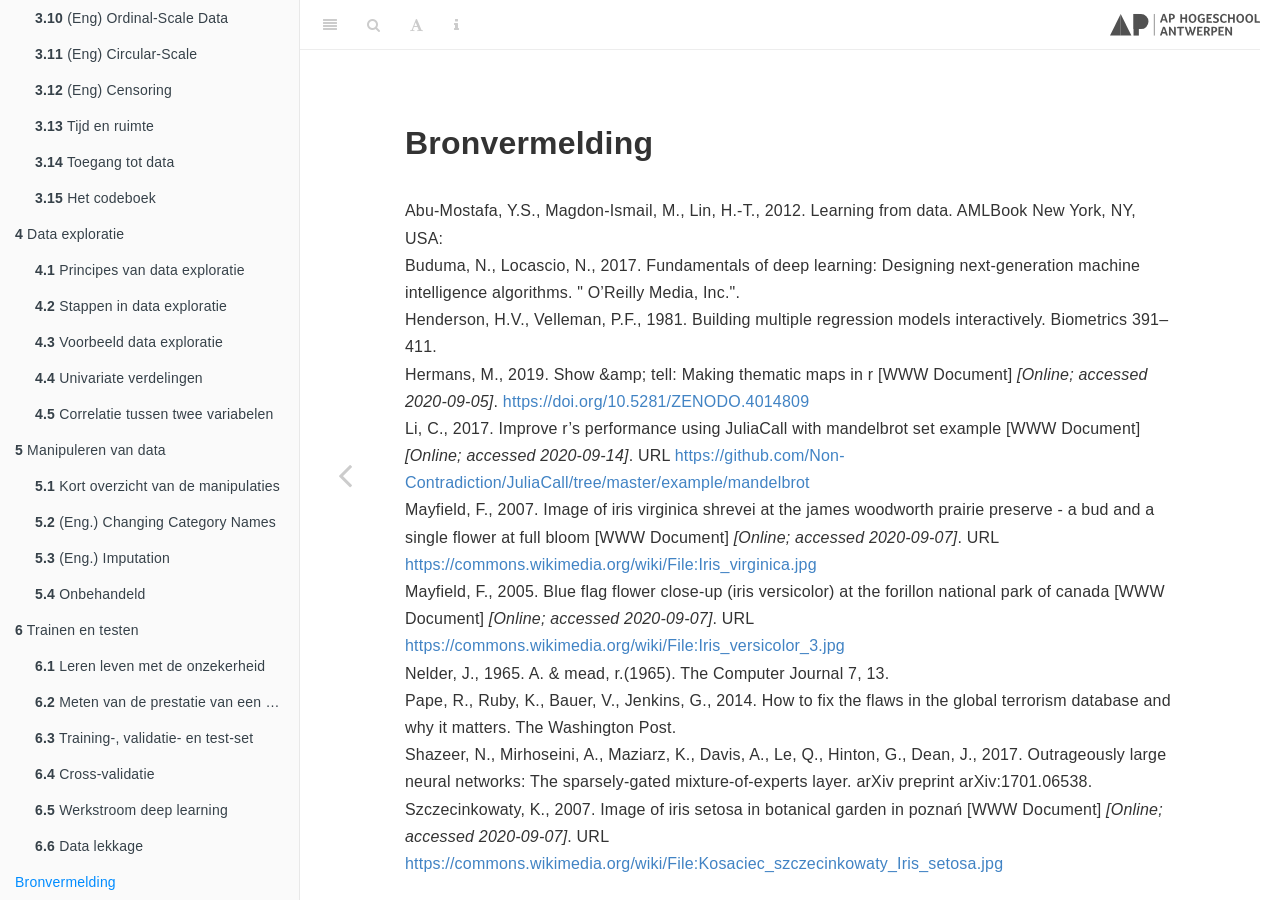
<file: bronvermelding.html>
<!DOCTYPE html>
<html lang="" xml:lang="">
<head>

  <meta charset="utf-8" />
  <meta http-equiv="X-UA-Compatible" content="IE=edge" />
  <title>Bronvermelding | References</title>
  <meta name="description" content="AI Principles course at the AP University College." />
  <meta name="generator" content="bookdown 0.21 and GitBook 2.6.7" />

  <meta property="og:title" content="Bronvermelding | References" />
  <meta property="og:type" content="book" />
  
  
  <meta property="og:description" content="AI Principles course at the AP University College." />
  

  <meta name="twitter:card" content="summary" />
  <meta name="twitter:title" content="Bronvermelding | References" />
  
  <meta name="twitter:description" content="AI Principles course at the AP University College." />
  

<meta name="author" content="David D’Haese" />



  <meta name="viewport" content="width=device-width, initial-scale=1" />
  <meta name="apple-mobile-web-app-capable" content="yes" />
  <meta name="apple-mobile-web-app-status-bar-style" content="black" />
  
  <link rel="shortcut icon" href="img/favicon.ico" type="image/x-icon" />
<link rel="prev" href="trainen-en-testen.html"/>

<script src="libs/header-attrs-2.7/header-attrs.js"></script>
<script src="libs/jquery-2.2.3/jquery.min.js"></script>
<link href="libs/gitbook-2.6.7/css/style.css" rel="stylesheet" />
<link href="libs/gitbook-2.6.7/css/plugin-table.css" rel="stylesheet" />
<link href="libs/gitbook-2.6.7/css/plugin-bookdown.css" rel="stylesheet" />
<link href="libs/gitbook-2.6.7/css/plugin-highlight.css" rel="stylesheet" />
<link href="libs/gitbook-2.6.7/css/plugin-search.css" rel="stylesheet" />
<link href="libs/gitbook-2.6.7/css/plugin-fontsettings.css" rel="stylesheet" />
<link href="libs/gitbook-2.6.7/css/plugin-clipboard.css" rel="stylesheet" />











<style type="text/css">
pre > code.sourceCode { white-space: pre; position: relative; }
pre > code.sourceCode > span { display: inline-block; line-height: 1.25; }
pre > code.sourceCode > span:empty { height: 1.2em; }
.sourceCode { overflow: visible; }
code.sourceCode > span { color: inherit; text-decoration: inherit; }
pre.sourceCode { margin: 0; }
@media screen {
div.sourceCode { overflow: auto; }
}
@media print {
pre > code.sourceCode { white-space: pre-wrap; }
pre > code.sourceCode > span { text-indent: -5em; padding-left: 5em; }
}
pre.numberSource code
  { counter-reset: source-line 0; }
pre.numberSource code > span
  { position: relative; left: -4em; counter-increment: source-line; }
pre.numberSource code > span > a:first-child::before
  { content: counter(source-line);
    position: relative; left: -1em; text-align: right; vertical-align: baseline;
    border: none; display: inline-block;
    -webkit-touch-callout: none; -webkit-user-select: none;
    -khtml-user-select: none; -moz-user-select: none;
    -ms-user-select: none; user-select: none;
    padding: 0 4px; width: 4em;
    color: #aaaaaa;
  }
pre.numberSource { margin-left: 3em; border-left: 1px solid #aaaaaa;  padding-left: 4px; }
div.sourceCode
  {   }
@media screen {
pre > code.sourceCode > span > a:first-child::before { text-decoration: underline; }
}
code span.al { color: #ff0000; font-weight: bold; } /* Alert */
code span.an { color: #60a0b0; font-weight: bold; font-style: italic; } /* Annotation */
code span.at { color: #7d9029; } /* Attribute */
code span.bn { color: #40a070; } /* BaseN */
code span.bu { } /* BuiltIn */
code span.cf { color: #007020; font-weight: bold; } /* ControlFlow */
code span.ch { color: #4070a0; } /* Char */
code span.cn { color: #880000; } /* Constant */
code span.co { color: #60a0b0; font-style: italic; } /* Comment */
code span.cv { color: #60a0b0; font-weight: bold; font-style: italic; } /* CommentVar */
code span.do { color: #ba2121; font-style: italic; } /* Documentation */
code span.dt { color: #902000; } /* DataType */
code span.dv { color: #40a070; } /* DecVal */
code span.er { color: #ff0000; font-weight: bold; } /* Error */
code span.ex { } /* Extension */
code span.fl { color: #40a070; } /* Float */
code span.fu { color: #06287e; } /* Function */
code span.im { } /* Import */
code span.in { color: #60a0b0; font-weight: bold; font-style: italic; } /* Information */
code span.kw { color: #007020; font-weight: bold; } /* Keyword */
code span.op { color: #666666; } /* Operator */
code span.ot { color: #007020; } /* Other */
code span.pp { color: #bc7a00; } /* Preprocessor */
code span.sc { color: #4070a0; } /* SpecialChar */
code span.ss { color: #bb6688; } /* SpecialString */
code span.st { color: #4070a0; } /* String */
code span.va { color: #19177c; } /* Variable */
code span.vs { color: #4070a0; } /* VerbatimString */
code span.wa { color: #60a0b0; font-weight: bold; font-style: italic; } /* Warning */
</style>

<link rel="stylesheet" href="css/course.css" type="text/css" />
</head>

<body>



  <div class="book without-animation with-summary font-size-2 font-family-1" data-basepath=".">

    <div class="book-summary">
      <nav role="navigation">

<ul class="summary">
<li class="chapter" data-level="" data-path="index.html"><a href="index.html"><i class="fa fa-check"></i>Summary</a>
<ul>
<li class="chapter" data-level="" data-path="index.html"><a href="index.html#license"><i class="fa fa-check"></i>License</a></li>
</ul></li>
<li class="chapter" data-level="1" data-path="inleiding-tot-de-cursus.html"><a href="inleiding-tot-de-cursus.html"><i class="fa fa-check"></i><b>1</b> Inleiding tot de cursus</a>
<ul>
<li class="chapter" data-level="1.1" data-path="inleiding-tot-de-cursus.html"><a href="inleiding-tot-de-cursus.html#in-een-notedop"><i class="fa fa-check"></i><b>1.1</b> In een notedop</a></li>
<li class="chapter" data-level="1.2" data-path="inleiding-tot-de-cursus.html"><a href="inleiding-tot-de-cursus.html#leerdoelen"><i class="fa fa-check"></i><b>1.2</b> Leerdoelen</a></li>
<li class="chapter" data-level="1.3" data-path="inleiding-tot-de-cursus.html"><a href="inleiding-tot-de-cursus.html#cursus-vorm"><i class="fa fa-check"></i><b>1.3</b> Cursus vorm</a></li>
<li class="chapter" data-level="1.4" data-path="inleiding-tot-de-cursus.html"><a href="inleiding-tot-de-cursus.html#bekijken-van-deze-cursus"><i class="fa fa-check"></i><b>1.4</b> Bekijken van deze Cursus</a></li>
<li class="chapter" data-level="1.5" data-path="inleiding-tot-de-cursus.html"><a href="inleiding-tot-de-cursus.html#licentie-voor-deze-cursus"><i class="fa fa-check"></i><b>1.5</b> Licentie voor deze cursus</a></li>
<li class="chapter" data-level="1.6" data-path="inleiding-tot-de-cursus.html"><a href="inleiding-tot-de-cursus.html#verwijzen-naar-deze-cursus"><i class="fa fa-check"></i><b>1.6</b> Verwijzen naar deze cursus</a></li>
</ul></li>
<li class="chapter" data-level="2" data-path="leren-uit-data.html"><a href="leren-uit-data.html"><i class="fa fa-check"></i><b>2</b> Leren uit data</a>
<ul>
<li class="chapter" data-level="2.1" data-path="leren-uit-data.html"><a href="leren-uit-data.html#het-leerproces"><i class="fa fa-check"></i><b>2.1</b> Het leerproces</a></li>
<li class="chapter" data-level="2.2" data-path="leren-uit-data.html"><a href="leren-uit-data.html#de-evolutie-van-het-machinaal-leren"><i class="fa fa-check"></i><b>2.2</b> De evolutie van het machinaal leren</a></li>
<li class="chapter" data-level="2.3" data-path="leren-uit-data.html"><a href="leren-uit-data.html#intelligentie"><i class="fa fa-check"></i><b>2.3</b> Intelligentie</a></li>
<li class="chapter" data-level="2.4" data-path="leren-uit-data.html"><a href="leren-uit-data.html#het-model"><i class="fa fa-check"></i><b>2.4</b> Het model</a></li>
<li class="chapter" data-level="2.5" data-path="leren-uit-data.html"><a href="leren-uit-data.html#doelfunctie"><i class="fa fa-check"></i><b>2.5</b> Doelfunctie</a></li>
<li class="chapter" data-level="2.6" data-path="leren-uit-data.html"><a href="leren-uit-data.html#mnist-dataset"><i class="fa fa-check"></i><b>2.6</b> MNIST dataset</a></li>
<li class="chapter" data-level="2.7" data-path="leren-uit-data.html"><a href="leren-uit-data.html#het-resultaat-van-mnist-analyse"><i class="fa fa-check"></i><b>2.7</b> Het resultaat van MNIST analyse</a></li>
<li class="chapter" data-level="2.8" data-path="leren-uit-data.html"><a href="leren-uit-data.html#het-mnist-model"><i class="fa fa-check"></i><b>2.8</b> Het MNIST model</a></li>
<li class="chapter" data-level="2.9" data-path="leren-uit-data.html"><a href="leren-uit-data.html#het-leerproces-voor-begeleid-ml"><i class="fa fa-check"></i><b>2.9</b> Het leerproces voor begeleid ML</a></li>
<li class="chapter" data-level="2.10" data-path="leren-uit-data.html"><a href="leren-uit-data.html#de-onderdelen-van-een-model"><i class="fa fa-check"></i><b>2.10</b> De onderdelen van een model</a></li>
<li class="chapter" data-level="2.11" data-path="leren-uit-data.html"><a href="leren-uit-data.html#hyperparameters"><i class="fa fa-check"></i><b>2.11</b> Hyperparameters</a></li>
<li class="chapter" data-level="2.12" data-path="leren-uit-data.html"><a href="leren-uit-data.html#het-leeralgoritme"><i class="fa fa-check"></i><b>2.12</b> Het leeralgoritme</a></li>
<li class="chapter" data-level="2.13" data-path="leren-uit-data.html"><a href="leren-uit-data.html#model-complexiteit"><i class="fa fa-check"></i><b>2.13</b> Model complexiteit</a></li>
<li class="chapter" data-level="2.14" data-path="leren-uit-data.html"><a href="leren-uit-data.html#comprimeren-door-middel-van-een-ml-model"><i class="fa fa-check"></i><b>2.14</b> Comprimeren door middel van een ML model</a></li>
<li class="chapter" data-level="2.15" data-path="leren-uit-data.html"><a href="leren-uit-data.html#leren-versus-ontwerp"><i class="fa fa-check"></i><b>2.15</b> Leren versus ontwerp</a></li>
<li class="chapter" data-level="2.16" data-path="leren-uit-data.html"><a href="leren-uit-data.html#leren-versus-onthouden-en-inferentie"><i class="fa fa-check"></i><b>2.16</b> Leren versus onthouden en inferentie</a></li>
<li class="chapter" data-level="2.17" data-path="leren-uit-data.html"><a href="leren-uit-data.html#onbegeleid-ml"><i class="fa fa-check"></i><b>2.17</b> Onbegeleid ML</a></li>
<li class="chapter" data-level="2.18" data-path="leren-uit-data.html"><a href="leren-uit-data.html#conditionering"><i class="fa fa-check"></i><b>2.18</b> Conditionering</a></li>
</ul></li>
<li class="chapter" data-level="3" data-path="data.html"><a href="data.html"><i class="fa fa-check"></i><b>3</b> Data</a>
<ul>
<li class="chapter" data-level="3.1" data-path="data.html"><a href="data.html#data-voor-ml"><i class="fa fa-check"></i><b>3.1</b> Data voor ML</a></li>
<li class="chapter" data-level="3.2" data-path="data.html"><a href="data.html#wat-is-data"><i class="fa fa-check"></i><b>3.2</b> Wat is data</a></li>
<li class="chapter" data-level="3.3" data-path="data.html"><a href="data.html#soorten-data"><i class="fa fa-check"></i><b>3.3</b> Soorten data</a></li>
<li class="chapter" data-level="3.4" data-path="data.html"><a href="data.html#externe-databronnen"><i class="fa fa-check"></i><b>3.4</b> Externe databronnen</a></li>
<li class="chapter" data-level="3.5" data-path="data.html"><a href="data.html#data-genereren"><i class="fa fa-check"></i><b>3.5</b> Data Genereren</a></li>
<li class="chapter" data-level="3.6" data-path="data.html"><a href="data.html#de-analyse-dataset"><i class="fa fa-check"></i><b>3.6</b> De analyse dataset</a></li>
<li class="chapter" data-level="3.7" data-path="data.html"><a href="data.html#soorten-variabelen"><i class="fa fa-check"></i><b>3.7</b> Soorten variabelen</a></li>
<li class="chapter" data-level="3.8" data-path="data.html"><a href="data.html#eng-nominal-scale-data"><i class="fa fa-check"></i><b>3.8</b> (Eng) Nominal-Scale Data</a></li>
<li class="chapter" data-level="3.9" data-path="data.html"><a href="data.html#eng-dummy-variables"><i class="fa fa-check"></i><b>3.9</b> (Eng) Dummy Variables</a></li>
<li class="chapter" data-level="3.10" data-path="data.html"><a href="data.html#eng-ordinal-scale-data"><i class="fa fa-check"></i><b>3.10</b> (Eng) Ordinal-Scale Data</a></li>
<li class="chapter" data-level="3.11" data-path="data.html"><a href="data.html#eng-circular-scale"><i class="fa fa-check"></i><b>3.11</b> (Eng) Circular-Scale</a></li>
<li class="chapter" data-level="3.12" data-path="data.html"><a href="data.html#eng-censoring"><i class="fa fa-check"></i><b>3.12</b> (Eng) Censoring</a></li>
<li class="chapter" data-level="3.13" data-path="data.html"><a href="data.html#tijd-en-ruimte"><i class="fa fa-check"></i><b>3.13</b> Tijd en ruimte</a></li>
<li class="chapter" data-level="3.14" data-path="data.html"><a href="data.html#toegang-tot-data"><i class="fa fa-check"></i><b>3.14</b> Toegang tot data</a></li>
<li class="chapter" data-level="3.15" data-path="data.html"><a href="data.html#het-codeboek"><i class="fa fa-check"></i><b>3.15</b> Het codeboek</a></li>
</ul></li>
<li class="chapter" data-level="4" data-path="data-exploratie.html"><a href="data-exploratie.html"><i class="fa fa-check"></i><b>4</b> Data exploratie</a>
<ul>
<li class="chapter" data-level="4.1" data-path="data-exploratie.html"><a href="data-exploratie.html#principes-van-data-exploratie"><i class="fa fa-check"></i><b>4.1</b> Principes van data exploratie</a></li>
<li class="chapter" data-level="4.2" data-path="data-exploratie.html"><a href="data-exploratie.html#stappen-in-data-exploratie"><i class="fa fa-check"></i><b>4.2</b> Stappen in data exploratie</a></li>
<li class="chapter" data-level="4.3" data-path="data-exploratie.html"><a href="data-exploratie.html#voorbeeld-data-exploratie"><i class="fa fa-check"></i><b>4.3</b> Voorbeeld data exploratie</a></li>
<li class="chapter" data-level="4.4" data-path="data-exploratie.html"><a href="data-exploratie.html#univariate-verdelingen"><i class="fa fa-check"></i><b>4.4</b> Univariate verdelingen</a></li>
<li class="chapter" data-level="4.5" data-path="data-exploratie.html"><a href="data-exploratie.html#correlatie-tussen-twee-variabelen"><i class="fa fa-check"></i><b>4.5</b> Correlatie tussen twee variabelen</a></li>
</ul></li>
<li class="chapter" data-level="5" data-path="manipuleren-van-data.html"><a href="manipuleren-van-data.html"><i class="fa fa-check"></i><b>5</b> Manipuleren van data</a>
<ul>
<li class="chapter" data-level="5.1" data-path="manipuleren-van-data.html"><a href="manipuleren-van-data.html#kort-overzicht-van-de-manipulaties"><i class="fa fa-check"></i><b>5.1</b> Kort overzicht van de manipulaties</a>
<ul>
<li class="chapter" data-level="5.1.1" data-path="manipuleren-van-data.html"><a href="manipuleren-van-data.html#filteren-en-versnijden"><i class="fa fa-check"></i><b>5.1.1</b> Filteren en versnijden</a></li>
<li class="chapter" data-level="5.1.2" data-path="manipuleren-van-data.html"><a href="manipuleren-van-data.html#booleaans-masker"><i class="fa fa-check"></i><b>5.1.2</b> Booleaans masker</a></li>
<li class="chapter" data-level="5.1.3" data-path="manipuleren-van-data.html"><a href="manipuleren-van-data.html#eng.-grouping-and-aggregation"><i class="fa fa-check"></i><b>5.1.3</b> (Eng.) Grouping and Aggregation</a></li>
<li class="chapter" data-level="5.1.4" data-path="manipuleren-van-data.html"><a href="manipuleren-van-data.html#eng.-transforming-text"><i class="fa fa-check"></i><b>5.1.4</b> (Eng.) Transforming text</a></li>
<li class="chapter" data-level="5.1.5" data-path="manipuleren-van-data.html"><a href="manipuleren-van-data.html#eng.-re-scaling-numerical-values"><i class="fa fa-check"></i><b>5.1.5</b> (Eng.) Re-Scaling Numerical Values</a></li>
<li class="chapter" data-level="5.1.6" data-path="manipuleren-van-data.html"><a href="manipuleren-van-data.html#eng.-discretizations"><i class="fa fa-check"></i><b>5.1.6</b> (Eng.) Discretizations</a></li>
<li class="chapter" data-level="5.1.7" data-path="manipuleren-van-data.html"><a href="manipuleren-van-data.html#eng.-information-content"><i class="fa fa-check"></i><b>5.1.7</b> (Eng.) Information Content</a></li>
<li class="chapter" data-level="5.1.8" data-path="manipuleren-van-data.html"><a href="manipuleren-van-data.html#eng.-reformatting-type-conversion-casting-or-coercion"><i class="fa fa-check"></i><b>5.1.8</b> (Eng.) Reformatting, Type Conversion, Casting or Coercion</a></li>
<li class="chapter" data-level="5.1.9" data-path="manipuleren-van-data.html"><a href="manipuleren-van-data.html#eng.-changing-numerical-values"><i class="fa fa-check"></i><b>5.1.9</b> (Eng.) Changing numerical Values</a></li>
</ul></li>
<li class="chapter" data-level="5.2" data-path="manipuleren-van-data.html"><a href="manipuleren-van-data.html#eng.-changing-category-names"><i class="fa fa-check"></i><b>5.2</b> (Eng.) Changing Category Names</a></li>
<li class="chapter" data-level="5.3" data-path="manipuleren-van-data.html"><a href="manipuleren-van-data.html#eng.-imputation"><i class="fa fa-check"></i><b>5.3</b> (Eng.) Imputation</a></li>
<li class="chapter" data-level="5.4" data-path="manipuleren-van-data.html"><a href="manipuleren-van-data.html#onbehandeld"><i class="fa fa-check"></i><b>5.4</b> Onbehandeld</a></li>
</ul></li>
<li class="chapter" data-level="6" data-path="trainen-en-testen.html"><a href="trainen-en-testen.html"><i class="fa fa-check"></i><b>6</b> Trainen en testen</a>
<ul>
<li class="chapter" data-level="6.1" data-path="trainen-en-testen.html"><a href="trainen-en-testen.html#leren-leven-met-de-onzekerheid"><i class="fa fa-check"></i><b>6.1</b> Leren leven met de onzekerheid</a></li>
<li class="chapter" data-level="6.2" data-path="trainen-en-testen.html"><a href="trainen-en-testen.html#meten-van-de-prestatie-van-een-model"><i class="fa fa-check"></i><b>6.2</b> Meten van de prestatie van een model</a></li>
<li class="chapter" data-level="6.3" data-path="trainen-en-testen.html"><a href="trainen-en-testen.html#training--validatie--en-test-set"><i class="fa fa-check"></i><b>6.3</b> Training-, validatie- en test-set</a></li>
<li class="chapter" data-level="6.4" data-path="trainen-en-testen.html"><a href="trainen-en-testen.html#cross-validatie"><i class="fa fa-check"></i><b>6.4</b> Cross-validatie</a></li>
<li class="chapter" data-level="6.5" data-path="trainen-en-testen.html"><a href="trainen-en-testen.html#werkstroom-deep-learning"><i class="fa fa-check"></i><b>6.5</b> Werkstroom deep learning</a></li>
<li class="chapter" data-level="6.6" data-path="trainen-en-testen.html"><a href="trainen-en-testen.html#data-lekkage"><i class="fa fa-check"></i><b>6.6</b> Data lekkage</a></li>
</ul></li>
<li class="chapter" data-level="" data-path="bronvermelding.html"><a href="bronvermelding.html"><i class="fa fa-check"></i>Bronvermelding</a></li>
</ul>

      </nav>
    </div>

    <div class="book-body">
      <div class="body-inner">
        <div class="book-header" role="navigation">
          <h1>
            <i class="fa fa-circle-o-notch fa-spin"></i><a href="./">References</a>
          </h1>
        </div>

        <div class="page-wrapper" tabindex="-1" role="main">
          <div class="page-inner">

            <section class="normal" id="section-">
<div id="bronvermelding" class="section level1 unnumbered">
<h1>Bronvermelding</h1>

<div id="refs" class="references csl-bib-body hanging-indent">
<div id="ref-learningfromdata" class="csl-entry">
Abu-Mostafa, Y.S., Magdon-Ismail, M., Lin, H.-T., 2012. Learning from data. AMLBook New York, NY, USA:
</div>
<div id="ref-buduma" class="csl-entry">
Buduma, N., Locascio, N., 2017. Fundamentals of deep learning: Designing next-generation machine intelligence algorithms. " O’Reilly Media, Inc.".
</div>
<div id="ref-henderson1981" class="csl-entry">
Henderson, H.V., Velleman, P.F., 1981. Building multiple regression models interactively. Biometrics 391–411.
</div>
<div id="ref-Hermans" class="csl-entry">
Hermans, M., 2019. Show &amp;amp; tell: Making thematic maps in r [WWW Document] <em>[Online; accessed 2020-09-05]</em>. <a href="https://doi.org/10.5281/ZENODO.4014809">https://doi.org/10.5281/ZENODO.4014809</a>
</div>
<div id="ref-mandelbrotjulia" class="csl-entry">
Li, C., 2017. Improve r’s performance using JuliaCall with mandelbrot set example [WWW Document] <em>[Online; accessed 2020-09-14]</em>. URL <a href="https://github.com/Non-Contradiction/JuliaCall/tree/master/example/mandelbrot">https://github.com/Non-Contradiction/JuliaCall/tree/master/example/mandelbrot</a>
</div>
<div id="ref-iris-virginica" class="csl-entry">
Mayfield, F., 2007. Image of iris virginica shrevei at the james woodworth prairie preserve - a bud and a single flower at full bloom [WWW Document] <em>[Online; accessed 2020-09-07]</em>. URL <a href="https://commons.wikimedia.org/wiki/File:Iris_virginica.jpg">https://commons.wikimedia.org/wiki/File:Iris_virginica.jpg</a>
</div>
<div id="ref-iris-versicolor" class="csl-entry">
Mayfield, F., 2005. Blue flag flower close-up (iris versicolor) at the forillon national park of canada [WWW Document] <em>[Online; accessed 2020-09-07]</em>. URL <a href="https://commons.wikimedia.org/wiki/File:Iris_versicolor_3.jpg">https://commons.wikimedia.org/wiki/File:Iris_versicolor_3.jpg</a>
</div>
<div id="ref-nelder1965" class="csl-entry">
Nelder, J., 1965. A. &amp; mead, r.(1965). The Computer Journal 7, 13.
</div>
<div id="ref-pape2014" class="csl-entry">
Pape, R., Ruby, K., Bauer, V., Jenkins, G., 2014. How to fix the flaws in the global terrorism database and why it matters. The Washington Post.
</div>
<div id="ref-shazeer2017" class="csl-entry">
Shazeer, N., Mirhoseini, A., Maziarz, K., Davis, A., Le, Q., Hinton, G., Dean, J., 2017. Outrageously large neural networks: The sparsely-gated mixture-of-experts layer. arXiv preprint arXiv:1701.06538.
</div>
<div id="ref-iris-setosa" class="csl-entry">
Szczecinkowaty, K., 2007. Image of iris setosa in botanical garden in poznań [WWW Document] <em>[Online; accessed 2020-09-07]</em>. URL <a href="https://commons.wikimedia.org/wiki/File:Kosaciec_szczecinkowaty_Iris_setosa.jpg">https://commons.wikimedia.org/wiki/File:Kosaciec_szczecinkowaty_Iris_setosa.jpg</a>
</div>
</div>
</div>






            </section>

          </div>
        </div>
      </div>
<a href="trainen-en-testen.html" class="navigation navigation-prev navigation-unique" aria-label="Previous page"><i class="fa fa-angle-left"></i></a>

    </div>
  </div>
<script src="libs/gitbook-2.6.7/js/app.min.js"></script>
<script src="libs/gitbook-2.6.7/js/lunr.js"></script>
<script src="libs/gitbook-2.6.7/js/clipboard.min.js"></script>
<script src="libs/gitbook-2.6.7/js/plugin-search.js"></script>
<script src="libs/gitbook-2.6.7/js/plugin-sharing.js"></script>
<script src="libs/gitbook-2.6.7/js/plugin-fontsettings.js"></script>
<script src="libs/gitbook-2.6.7/js/plugin-bookdown.js"></script>
<script src="libs/gitbook-2.6.7/js/jquery.highlight.js"></script>
<script src="libs/gitbook-2.6.7/js/plugin-clipboard.js"></script>
<script>
gitbook.require(["gitbook"], function(gitbook) {
gitbook.start({
"sharing": false,
"fontsettings": {
"theme": "white",
"family": "sans",
"size": 2
},
"edit": {
"link": null,
"text": null
},
"history": {
"link": null,
"text": null
},
"view": {
"link": null,
"text": null
},
"download": null,
"toc": {
"collapse": "subsection"
}
});
});
</script>

<!-- dynamically load mathjax for compatibility with self-contained -->
<script>
  (function () {
    var script = document.createElement("script");
    script.type = "text/javascript";
    var src = "true";
    if (src === "" || src === "true") src = "https://mathjax.rstudio.com/latest/MathJax.js?config=TeX-MML-AM_CHTML";
    if (location.protocol !== "file:")
      if (/^https?:/.test(src))
        src = src.replace(/^https?:/, '');
    script.src = src;
    document.getElementsByTagName("head")[0].appendChild(script);
  })();
</script>
</body>

</html>
</file>
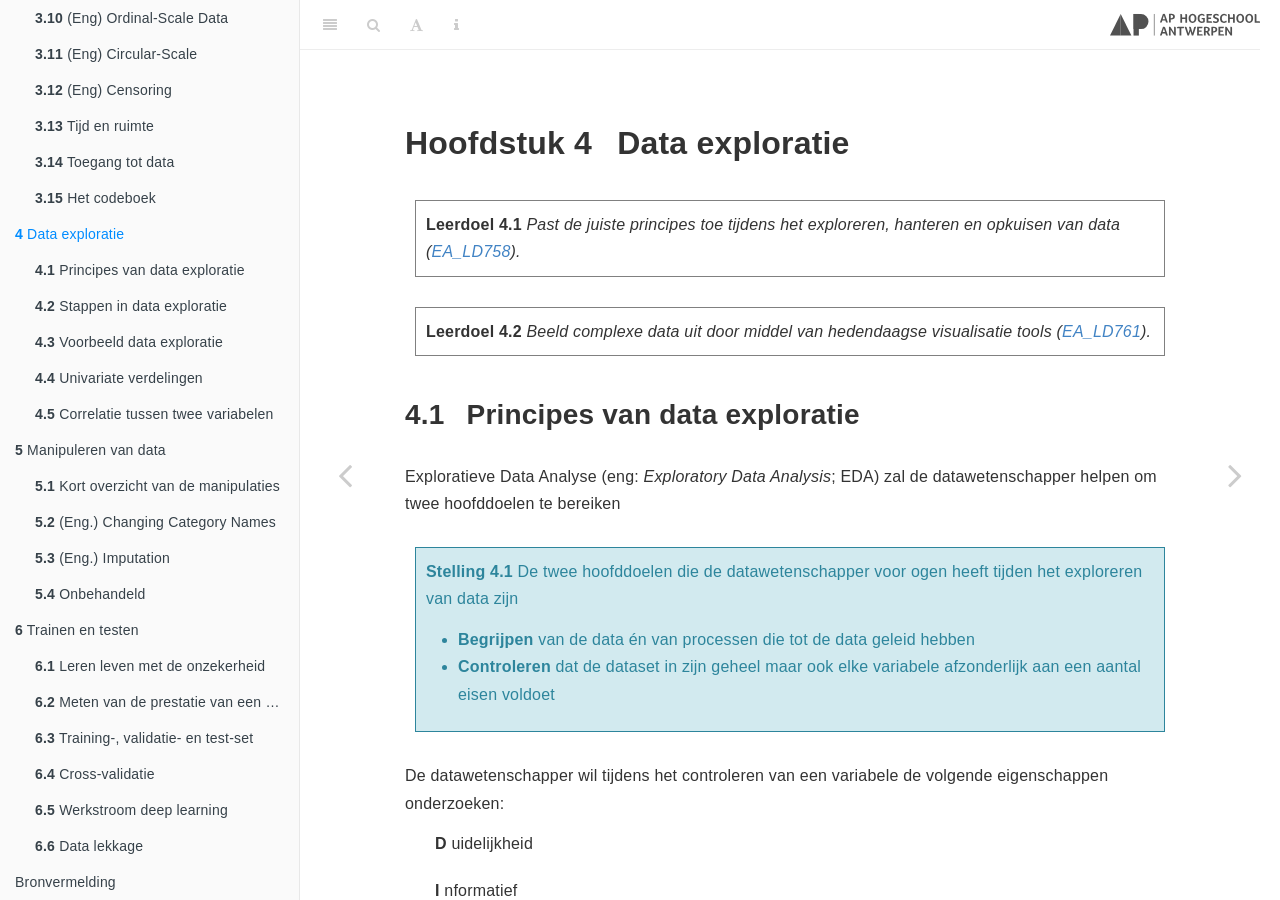
<file: data-exploratie.html>
<!DOCTYPE html>
<html lang="" xml:lang="">
<head>

  <meta charset="utf-8" />
  <meta http-equiv="X-UA-Compatible" content="IE=edge" />
  <title>Hoofdstuk 4 Data exploratie | References</title>
  <meta name="description" content="AI Principles course at the AP University College." />
  <meta name="generator" content="bookdown 0.21 and GitBook 2.6.7" />

  <meta property="og:title" content="Hoofdstuk 4 Data exploratie | References" />
  <meta property="og:type" content="book" />
  
  
  <meta property="og:description" content="AI Principles course at the AP University College." />
  

  <meta name="twitter:card" content="summary" />
  <meta name="twitter:title" content="Hoofdstuk 4 Data exploratie | References" />
  
  <meta name="twitter:description" content="AI Principles course at the AP University College." />
  

<meta name="author" content="David D’Haese" />



  <meta name="viewport" content="width=device-width, initial-scale=1" />
  <meta name="apple-mobile-web-app-capable" content="yes" />
  <meta name="apple-mobile-web-app-status-bar-style" content="black" />
  
  <link rel="shortcut icon" href="img/favicon.ico" type="image/x-icon" />
<link rel="prev" href="data.html"/>
<link rel="next" href="manipuleren-van-data.html"/>
<script src="libs/header-attrs-2.7/header-attrs.js"></script>
<script src="libs/jquery-2.2.3/jquery.min.js"></script>
<link href="libs/gitbook-2.6.7/css/style.css" rel="stylesheet" />
<link href="libs/gitbook-2.6.7/css/plugin-table.css" rel="stylesheet" />
<link href="libs/gitbook-2.6.7/css/plugin-bookdown.css" rel="stylesheet" />
<link href="libs/gitbook-2.6.7/css/plugin-highlight.css" rel="stylesheet" />
<link href="libs/gitbook-2.6.7/css/plugin-search.css" rel="stylesheet" />
<link href="libs/gitbook-2.6.7/css/plugin-fontsettings.css" rel="stylesheet" />
<link href="libs/gitbook-2.6.7/css/plugin-clipboard.css" rel="stylesheet" />











<style type="text/css">
pre > code.sourceCode { white-space: pre; position: relative; }
pre > code.sourceCode > span { display: inline-block; line-height: 1.25; }
pre > code.sourceCode > span:empty { height: 1.2em; }
.sourceCode { overflow: visible; }
code.sourceCode > span { color: inherit; text-decoration: inherit; }
pre.sourceCode { margin: 0; }
@media screen {
div.sourceCode { overflow: auto; }
}
@media print {
pre > code.sourceCode { white-space: pre-wrap; }
pre > code.sourceCode > span { text-indent: -5em; padding-left: 5em; }
}
pre.numberSource code
  { counter-reset: source-line 0; }
pre.numberSource code > span
  { position: relative; left: -4em; counter-increment: source-line; }
pre.numberSource code > span > a:first-child::before
  { content: counter(source-line);
    position: relative; left: -1em; text-align: right; vertical-align: baseline;
    border: none; display: inline-block;
    -webkit-touch-callout: none; -webkit-user-select: none;
    -khtml-user-select: none; -moz-user-select: none;
    -ms-user-select: none; user-select: none;
    padding: 0 4px; width: 4em;
    color: #aaaaaa;
  }
pre.numberSource { margin-left: 3em; border-left: 1px solid #aaaaaa;  padding-left: 4px; }
div.sourceCode
  {   }
@media screen {
pre > code.sourceCode > span > a:first-child::before { text-decoration: underline; }
}
code span.al { color: #ff0000; font-weight: bold; } /* Alert */
code span.an { color: #60a0b0; font-weight: bold; font-style: italic; } /* Annotation */
code span.at { color: #7d9029; } /* Attribute */
code span.bn { color: #40a070; } /* BaseN */
code span.bu { } /* BuiltIn */
code span.cf { color: #007020; font-weight: bold; } /* ControlFlow */
code span.ch { color: #4070a0; } /* Char */
code span.cn { color: #880000; } /* Constant */
code span.co { color: #60a0b0; font-style: italic; } /* Comment */
code span.cv { color: #60a0b0; font-weight: bold; font-style: italic; } /* CommentVar */
code span.do { color: #ba2121; font-style: italic; } /* Documentation */
code span.dt { color: #902000; } /* DataType */
code span.dv { color: #40a070; } /* DecVal */
code span.er { color: #ff0000; font-weight: bold; } /* Error */
code span.ex { } /* Extension */
code span.fl { color: #40a070; } /* Float */
code span.fu { color: #06287e; } /* Function */
code span.im { } /* Import */
code span.in { color: #60a0b0; font-weight: bold; font-style: italic; } /* Information */
code span.kw { color: #007020; font-weight: bold; } /* Keyword */
code span.op { color: #666666; } /* Operator */
code span.ot { color: #007020; } /* Other */
code span.pp { color: #bc7a00; } /* Preprocessor */
code span.sc { color: #4070a0; } /* SpecialChar */
code span.ss { color: #bb6688; } /* SpecialString */
code span.st { color: #4070a0; } /* String */
code span.va { color: #19177c; } /* Variable */
code span.vs { color: #4070a0; } /* VerbatimString */
code span.wa { color: #60a0b0; font-weight: bold; font-style: italic; } /* Warning */
</style>

<link rel="stylesheet" href="css/course.css" type="text/css" />
</head>

<body>



  <div class="book without-animation with-summary font-size-2 font-family-1" data-basepath=".">

    <div class="book-summary">
      <nav role="navigation">

<ul class="summary">
<li class="chapter" data-level="" data-path="index.html"><a href="index.html"><i class="fa fa-check"></i>Summary</a>
<ul>
<li class="chapter" data-level="" data-path="index.html"><a href="index.html#license"><i class="fa fa-check"></i>License</a></li>
</ul></li>
<li class="chapter" data-level="1" data-path="inleiding-tot-de-cursus.html"><a href="inleiding-tot-de-cursus.html"><i class="fa fa-check"></i><b>1</b> Inleiding tot de cursus</a>
<ul>
<li class="chapter" data-level="1.1" data-path="inleiding-tot-de-cursus.html"><a href="inleiding-tot-de-cursus.html#in-een-notedop"><i class="fa fa-check"></i><b>1.1</b> In een notedop</a></li>
<li class="chapter" data-level="1.2" data-path="inleiding-tot-de-cursus.html"><a href="inleiding-tot-de-cursus.html#leerdoelen"><i class="fa fa-check"></i><b>1.2</b> Leerdoelen</a></li>
<li class="chapter" data-level="1.3" data-path="inleiding-tot-de-cursus.html"><a href="inleiding-tot-de-cursus.html#cursus-vorm"><i class="fa fa-check"></i><b>1.3</b> Cursus vorm</a></li>
<li class="chapter" data-level="1.4" data-path="inleiding-tot-de-cursus.html"><a href="inleiding-tot-de-cursus.html#bekijken-van-deze-cursus"><i class="fa fa-check"></i><b>1.4</b> Bekijken van deze Cursus</a></li>
<li class="chapter" data-level="1.5" data-path="inleiding-tot-de-cursus.html"><a href="inleiding-tot-de-cursus.html#licentie-voor-deze-cursus"><i class="fa fa-check"></i><b>1.5</b> Licentie voor deze cursus</a></li>
<li class="chapter" data-level="1.6" data-path="inleiding-tot-de-cursus.html"><a href="inleiding-tot-de-cursus.html#verwijzen-naar-deze-cursus"><i class="fa fa-check"></i><b>1.6</b> Verwijzen naar deze cursus</a></li>
</ul></li>
<li class="chapter" data-level="2" data-path="leren-uit-data.html"><a href="leren-uit-data.html"><i class="fa fa-check"></i><b>2</b> Leren uit data</a>
<ul>
<li class="chapter" data-level="2.1" data-path="leren-uit-data.html"><a href="leren-uit-data.html#het-leerproces"><i class="fa fa-check"></i><b>2.1</b> Het leerproces</a></li>
<li class="chapter" data-level="2.2" data-path="leren-uit-data.html"><a href="leren-uit-data.html#de-evolutie-van-het-machinaal-leren"><i class="fa fa-check"></i><b>2.2</b> De evolutie van het machinaal leren</a></li>
<li class="chapter" data-level="2.3" data-path="leren-uit-data.html"><a href="leren-uit-data.html#intelligentie"><i class="fa fa-check"></i><b>2.3</b> Intelligentie</a></li>
<li class="chapter" data-level="2.4" data-path="leren-uit-data.html"><a href="leren-uit-data.html#het-model"><i class="fa fa-check"></i><b>2.4</b> Het model</a></li>
<li class="chapter" data-level="2.5" data-path="leren-uit-data.html"><a href="leren-uit-data.html#doelfunctie"><i class="fa fa-check"></i><b>2.5</b> Doelfunctie</a></li>
<li class="chapter" data-level="2.6" data-path="leren-uit-data.html"><a href="leren-uit-data.html#mnist-dataset"><i class="fa fa-check"></i><b>2.6</b> MNIST dataset</a></li>
<li class="chapter" data-level="2.7" data-path="leren-uit-data.html"><a href="leren-uit-data.html#het-resultaat-van-mnist-analyse"><i class="fa fa-check"></i><b>2.7</b> Het resultaat van MNIST analyse</a></li>
<li class="chapter" data-level="2.8" data-path="leren-uit-data.html"><a href="leren-uit-data.html#het-mnist-model"><i class="fa fa-check"></i><b>2.8</b> Het MNIST model</a></li>
<li class="chapter" data-level="2.9" data-path="leren-uit-data.html"><a href="leren-uit-data.html#het-leerproces-voor-begeleid-ml"><i class="fa fa-check"></i><b>2.9</b> Het leerproces voor begeleid ML</a></li>
<li class="chapter" data-level="2.10" data-path="leren-uit-data.html"><a href="leren-uit-data.html#de-onderdelen-van-een-model"><i class="fa fa-check"></i><b>2.10</b> De onderdelen van een model</a></li>
<li class="chapter" data-level="2.11" data-path="leren-uit-data.html"><a href="leren-uit-data.html#hyperparameters"><i class="fa fa-check"></i><b>2.11</b> Hyperparameters</a></li>
<li class="chapter" data-level="2.12" data-path="leren-uit-data.html"><a href="leren-uit-data.html#het-leeralgoritme"><i class="fa fa-check"></i><b>2.12</b> Het leeralgoritme</a></li>
<li class="chapter" data-level="2.13" data-path="leren-uit-data.html"><a href="leren-uit-data.html#model-complexiteit"><i class="fa fa-check"></i><b>2.13</b> Model complexiteit</a></li>
<li class="chapter" data-level="2.14" data-path="leren-uit-data.html"><a href="leren-uit-data.html#comprimeren-door-middel-van-een-ml-model"><i class="fa fa-check"></i><b>2.14</b> Comprimeren door middel van een ML model</a></li>
<li class="chapter" data-level="2.15" data-path="leren-uit-data.html"><a href="leren-uit-data.html#leren-versus-ontwerp"><i class="fa fa-check"></i><b>2.15</b> Leren versus ontwerp</a></li>
<li class="chapter" data-level="2.16" data-path="leren-uit-data.html"><a href="leren-uit-data.html#leren-versus-onthouden-en-inferentie"><i class="fa fa-check"></i><b>2.16</b> Leren versus onthouden en inferentie</a></li>
<li class="chapter" data-level="2.17" data-path="leren-uit-data.html"><a href="leren-uit-data.html#onbegeleid-ml"><i class="fa fa-check"></i><b>2.17</b> Onbegeleid ML</a></li>
<li class="chapter" data-level="2.18" data-path="leren-uit-data.html"><a href="leren-uit-data.html#conditionering"><i class="fa fa-check"></i><b>2.18</b> Conditionering</a></li>
</ul></li>
<li class="chapter" data-level="3" data-path="data.html"><a href="data.html"><i class="fa fa-check"></i><b>3</b> Data</a>
<ul>
<li class="chapter" data-level="3.1" data-path="data.html"><a href="data.html#data-voor-ml"><i class="fa fa-check"></i><b>3.1</b> Data voor ML</a></li>
<li class="chapter" data-level="3.2" data-path="data.html"><a href="data.html#wat-is-data"><i class="fa fa-check"></i><b>3.2</b> Wat is data</a></li>
<li class="chapter" data-level="3.3" data-path="data.html"><a href="data.html#soorten-data"><i class="fa fa-check"></i><b>3.3</b> Soorten data</a></li>
<li class="chapter" data-level="3.4" data-path="data.html"><a href="data.html#externe-databronnen"><i class="fa fa-check"></i><b>3.4</b> Externe databronnen</a></li>
<li class="chapter" data-level="3.5" data-path="data.html"><a href="data.html#data-genereren"><i class="fa fa-check"></i><b>3.5</b> Data Genereren</a></li>
<li class="chapter" data-level="3.6" data-path="data.html"><a href="data.html#de-analyse-dataset"><i class="fa fa-check"></i><b>3.6</b> De analyse dataset</a></li>
<li class="chapter" data-level="3.7" data-path="data.html"><a href="data.html#soorten-variabelen"><i class="fa fa-check"></i><b>3.7</b> Soorten variabelen</a></li>
<li class="chapter" data-level="3.8" data-path="data.html"><a href="data.html#eng-nominal-scale-data"><i class="fa fa-check"></i><b>3.8</b> (Eng) Nominal-Scale Data</a></li>
<li class="chapter" data-level="3.9" data-path="data.html"><a href="data.html#eng-dummy-variables"><i class="fa fa-check"></i><b>3.9</b> (Eng) Dummy Variables</a></li>
<li class="chapter" data-level="3.10" data-path="data.html"><a href="data.html#eng-ordinal-scale-data"><i class="fa fa-check"></i><b>3.10</b> (Eng) Ordinal-Scale Data</a></li>
<li class="chapter" data-level="3.11" data-path="data.html"><a href="data.html#eng-circular-scale"><i class="fa fa-check"></i><b>3.11</b> (Eng) Circular-Scale</a></li>
<li class="chapter" data-level="3.12" data-path="data.html"><a href="data.html#eng-censoring"><i class="fa fa-check"></i><b>3.12</b> (Eng) Censoring</a></li>
<li class="chapter" data-level="3.13" data-path="data.html"><a href="data.html#tijd-en-ruimte"><i class="fa fa-check"></i><b>3.13</b> Tijd en ruimte</a></li>
<li class="chapter" data-level="3.14" data-path="data.html"><a href="data.html#toegang-tot-data"><i class="fa fa-check"></i><b>3.14</b> Toegang tot data</a></li>
<li class="chapter" data-level="3.15" data-path="data.html"><a href="data.html#het-codeboek"><i class="fa fa-check"></i><b>3.15</b> Het codeboek</a></li>
</ul></li>
<li class="chapter" data-level="4" data-path="data-exploratie.html"><a href="data-exploratie.html"><i class="fa fa-check"></i><b>4</b> Data exploratie</a>
<ul>
<li class="chapter" data-level="4.1" data-path="data-exploratie.html"><a href="data-exploratie.html#principes-van-data-exploratie"><i class="fa fa-check"></i><b>4.1</b> Principes van data exploratie</a></li>
<li class="chapter" data-level="4.2" data-path="data-exploratie.html"><a href="data-exploratie.html#stappen-in-data-exploratie"><i class="fa fa-check"></i><b>4.2</b> Stappen in data exploratie</a></li>
<li class="chapter" data-level="4.3" data-path="data-exploratie.html"><a href="data-exploratie.html#voorbeeld-data-exploratie"><i class="fa fa-check"></i><b>4.3</b> Voorbeeld data exploratie</a></li>
<li class="chapter" data-level="4.4" data-path="data-exploratie.html"><a href="data-exploratie.html#univariate-verdelingen"><i class="fa fa-check"></i><b>4.4</b> Univariate verdelingen</a></li>
<li class="chapter" data-level="4.5" data-path="data-exploratie.html"><a href="data-exploratie.html#correlatie-tussen-twee-variabelen"><i class="fa fa-check"></i><b>4.5</b> Correlatie tussen twee variabelen</a></li>
</ul></li>
<li class="chapter" data-level="5" data-path="manipuleren-van-data.html"><a href="manipuleren-van-data.html"><i class="fa fa-check"></i><b>5</b> Manipuleren van data</a>
<ul>
<li class="chapter" data-level="5.1" data-path="manipuleren-van-data.html"><a href="manipuleren-van-data.html#kort-overzicht-van-de-manipulaties"><i class="fa fa-check"></i><b>5.1</b> Kort overzicht van de manipulaties</a>
<ul>
<li class="chapter" data-level="5.1.1" data-path="manipuleren-van-data.html"><a href="manipuleren-van-data.html#filteren-en-versnijden"><i class="fa fa-check"></i><b>5.1.1</b> Filteren en versnijden</a></li>
<li class="chapter" data-level="5.1.2" data-path="manipuleren-van-data.html"><a href="manipuleren-van-data.html#booleaans-masker"><i class="fa fa-check"></i><b>5.1.2</b> Booleaans masker</a></li>
<li class="chapter" data-level="5.1.3" data-path="manipuleren-van-data.html"><a href="manipuleren-van-data.html#eng.-grouping-and-aggregation"><i class="fa fa-check"></i><b>5.1.3</b> (Eng.) Grouping and Aggregation</a></li>
<li class="chapter" data-level="5.1.4" data-path="manipuleren-van-data.html"><a href="manipuleren-van-data.html#eng.-transforming-text"><i class="fa fa-check"></i><b>5.1.4</b> (Eng.) Transforming text</a></li>
<li class="chapter" data-level="5.1.5" data-path="manipuleren-van-data.html"><a href="manipuleren-van-data.html#eng.-re-scaling-numerical-values"><i class="fa fa-check"></i><b>5.1.5</b> (Eng.) Re-Scaling Numerical Values</a></li>
<li class="chapter" data-level="5.1.6" data-path="manipuleren-van-data.html"><a href="manipuleren-van-data.html#eng.-discretizations"><i class="fa fa-check"></i><b>5.1.6</b> (Eng.) Discretizations</a></li>
<li class="chapter" data-level="5.1.7" data-path="manipuleren-van-data.html"><a href="manipuleren-van-data.html#eng.-information-content"><i class="fa fa-check"></i><b>5.1.7</b> (Eng.) Information Content</a></li>
<li class="chapter" data-level="5.1.8" data-path="manipuleren-van-data.html"><a href="manipuleren-van-data.html#eng.-reformatting-type-conversion-casting-or-coercion"><i class="fa fa-check"></i><b>5.1.8</b> (Eng.) Reformatting, Type Conversion, Casting or Coercion</a></li>
<li class="chapter" data-level="5.1.9" data-path="manipuleren-van-data.html"><a href="manipuleren-van-data.html#eng.-changing-numerical-values"><i class="fa fa-check"></i><b>5.1.9</b> (Eng.) Changing numerical Values</a></li>
</ul></li>
<li class="chapter" data-level="5.2" data-path="manipuleren-van-data.html"><a href="manipuleren-van-data.html#eng.-changing-category-names"><i class="fa fa-check"></i><b>5.2</b> (Eng.) Changing Category Names</a></li>
<li class="chapter" data-level="5.3" data-path="manipuleren-van-data.html"><a href="manipuleren-van-data.html#eng.-imputation"><i class="fa fa-check"></i><b>5.3</b> (Eng.) Imputation</a></li>
<li class="chapter" data-level="5.4" data-path="manipuleren-van-data.html"><a href="manipuleren-van-data.html#onbehandeld"><i class="fa fa-check"></i><b>5.4</b> Onbehandeld</a></li>
</ul></li>
<li class="chapter" data-level="6" data-path="trainen-en-testen.html"><a href="trainen-en-testen.html"><i class="fa fa-check"></i><b>6</b> Trainen en testen</a>
<ul>
<li class="chapter" data-level="6.1" data-path="trainen-en-testen.html"><a href="trainen-en-testen.html#leren-leven-met-de-onzekerheid"><i class="fa fa-check"></i><b>6.1</b> Leren leven met de onzekerheid</a></li>
<li class="chapter" data-level="6.2" data-path="trainen-en-testen.html"><a href="trainen-en-testen.html#meten-van-de-prestatie-van-een-model"><i class="fa fa-check"></i><b>6.2</b> Meten van de prestatie van een model</a></li>
<li class="chapter" data-level="6.3" data-path="trainen-en-testen.html"><a href="trainen-en-testen.html#training--validatie--en-test-set"><i class="fa fa-check"></i><b>6.3</b> Training-, validatie- en test-set</a></li>
<li class="chapter" data-level="6.4" data-path="trainen-en-testen.html"><a href="trainen-en-testen.html#cross-validatie"><i class="fa fa-check"></i><b>6.4</b> Cross-validatie</a></li>
<li class="chapter" data-level="6.5" data-path="trainen-en-testen.html"><a href="trainen-en-testen.html#werkstroom-deep-learning"><i class="fa fa-check"></i><b>6.5</b> Werkstroom deep learning</a></li>
<li class="chapter" data-level="6.6" data-path="trainen-en-testen.html"><a href="trainen-en-testen.html#data-lekkage"><i class="fa fa-check"></i><b>6.6</b> Data lekkage</a></li>
</ul></li>
<li class="chapter" data-level="" data-path="bronvermelding.html"><a href="bronvermelding.html"><i class="fa fa-check"></i>Bronvermelding</a></li>
</ul>

      </nav>
    </div>

    <div class="book-body">
      <div class="body-inner">
        <div class="book-header" role="navigation">
          <h1>
            <i class="fa fa-circle-o-notch fa-spin"></i><a href="./">References</a>
          </h1>
        </div>

        <div class="page-wrapper" tabindex="-1" role="main">
          <div class="page-inner">

            <section class="normal" id="section-">
<div id="data-exploratie" class="section level1" number="4">
<h1><span class="header-section-number">Hoofdstuk 4</span> Data exploratie</h1>

<div class="lemma">
<span id="lem:data-exploratie" class="lemma"><strong>Leerdoel 4.1  </strong></span>Past de juiste principes toe tijdens het exploreren, hanteren en opkuisen van data (<a href="inleiding-tot-de-cursus.html#leerdoelen"><em>EA_LD758</em></a>).
</div>

<div class="lemma">
<span id="lem:visualisatie" class="lemma"><strong>Leerdoel 4.2  </strong></span>Beeld complexe data uit door middel van hedendaagse visualisatie tools (<a href="inleiding-tot-de-cursus.html#leerdoelen"><em>EA_LD761</em></a>).
</div>
<div id="principes-van-data-exploratie" class="section level2" number="4.1">
<h2><span class="header-section-number">4.1</span> Principes van data exploratie</h2>
<p>Exploratieve Data Analyse (eng: <em>Exploratory Data Analysis</em>; EDA) zal de datawetenschapper helpen om twee hoofddoelen te bereiken</p>

<div class="definition">
<p><span id="def:unnamed-chunk-13" class="definition"><strong>Stelling 4.1  </strong></span>De twee hoofddoelen die de datawetenschapper voor ogen heeft tijden het exploreren van data zijn</p>
<ul>
<li><strong>Begrijpen</strong> van de data én van processen die tot de data geleid hebben</li>
<li><strong>Controleren</strong> dat de dataset in zijn geheel maar ook elke variabele afzonderlijk aan een aantal eisen voldoet
</div></li>
</ul>
<p>De datawetenschapper wil tijdens het controleren van een variabele de volgende eigenschappen onderzoeken:</p>
<details>
<summary>
<strong>D</strong> uidelijkheid
</summary>
Kan de betekenis van de variabele achterhaald worden? Zo niet, dan is het vaak veiliger de variabele niet te gebruiken.
</details>
<details>
<summary>
<strong>I</strong> nformatief
</summary>
Is de informatie inhoud voldoende groot. Bijvoorbeeld, is het erg repetitieve data, dan is het misschien niet erg bruikbaar. Wordt mede bepaald door voorradigheid (zie hieronder).
</details>
<details>
<summary>
<strong>P</strong> rivacy
</summary>
Loop je met de betrokken variabele het risico om de privacy van de eindgebruiker te schenden volgens de opgestelde Privacy Impact Assessment (PIA) of volgens de Vlaamse of Federale wetgeving, dan mag je deze variabele simpelweg niet ontsluiten.
</details>
<details>
<summary>
<strong>K</strong> waliteit
</summary>
Zijn er technische redenen om de data niet te kunnen gebruiken? Zijn de data moeilijk om te onttrekken (bij bijv. vrije tekst), is er onvoldoende resolutie (bij metingen of afbeeldingen), gaat het om een té complex data type (bijv. circulaire), …
</details>
<details>
<summary>
<strong>E</strong> thiek
</summary>
Het trainen met tendentieuze data leidt tot een tendentieus algoritme. Om dit te voorkomen, laat je best variabelen weg die mogelijk wel een zeker voorspellend vermogen hebben en privacy-gewijs perfect toelaatbaar zijn, maar die de vooringenomenheid uit het verleden zou bevestigen.
</details>
<details>
<summary>
<strong>V</strong> oorradig
</summary>
Ontbreekt er méér dan ±30% van de waarden voor een bepaalde variabele (NULL, NA, "", -1, …), dan kunnen vele leeralgortimen de data niet gebruiken.
</details>
<details>
<summary>
<strong>E</strong> chtheid
</summary>
Het kan voorkomen dat de data weinig betrouwbaar lijken in de zin dat ze vermoedelijk geen goede weerspiegeling zijn van de realiteit, i.e. ofwel vermoedelijk inaccurate data of niet representatief (bijv. slechts geldig voor beperkte subset).
</details>
<details>
<summary>
<strong>R</strong> elevantie
</summary>
Gegeven de doelstelling van het onderzoek is het goed om je af te vragen of er wel een goede verantwoording (technisch noch functioneel) gevonden kan worden waarom deze variabele zou worden opgenomen. Hou hier best rekeneing met alle belanghebben zoals opdrachtgevers en eindgebruikers.
</details>
<p><img src="img/dipkever.png" width="50" style="display: block; margin: auto;" /></p>
</div>
<div id="stappen-in-data-exploratie" class="section level2" number="4.2">
<h2><span class="header-section-number">4.2</span> Stappen in data exploratie</h2>
<p>Elke exploratie is anders en iedereen heeft zo zijn eigen methode, maar als leidraad kan je deze stappen volgen:</p>
<ol style="list-style-type: decimal">
<li>Zorg eerst dat je zo veel mogelijk begrijpt van de data nog vóór je in detail in de variabelen begint te duiken. Lees het codeboek of andere omschrijvingen. Vraag indien mogelijk hulp van iemand die al wel op de hoogte is</li>
<li>Controleer of er tabellen, rijen of kolommen zijn die je niet nodig hebt voor jouw analyse en filter de overbodige data desgevallend weg zodat je hier ook geen tijd mee hoeft in te steken</li>
<li>Begrijp wat één instantie (rij) hier precies voor staat en controleer of het aantal rijen dan ook logisch is</li>
<li>Controleer nu pas de overblijvende data variabele-per-variabele
<ol style="list-style-type: lower-alpha">
<li>Lees de omschrijving van de variabele en kijk naar een samenvatting of een willekeurige steekproef van de variabele</li>
<li>Loop de DIPKEVER criteria één voor één af</li>
<li>Beslis op basis hiervan of je de variabele wenst te houden (eng: <em>keep</em>) of te verwerpen (eng: <em>drop</em>)</li>
<li>Maak korte notities</li>
</ol></li>
<li>Kijk naar de paarsgewijze correlaties (eng: <em>pair-wise correlations</em>) onder de variabelen</li>
</ol>
</div>
<div id="voorbeeld-data-exploratie" class="section level2" number="4.3">
<h2><span class="header-section-number">4.3</span> Voorbeeld data exploratie</h2>
<p>We gaan dit doen aan de hand van een voorbeeld. Hoewel dit voorbeeld in R wordt gepresenteerd, is een implementatie in Python zonder moeite mogelijk.</p>

<div class="example">
<span id="exm:terrorism" class="example"><strong>Voorbeeld 4.1  </strong></span><strong>Vraag</strong>: Sommige mensen zeggen dat er steeds méér terrorisme is in de wereld. Andere zeggen dat er altijd al terrorisme heeft bestaan. Wie heeft er gelijk?
</div>
<p><strong>Antwoord</strong>: Via <a href="https://vincentarelbundock.github.io/Rdatasets/datasets.html">deze link</a> naar de standaard datasets vinden we twee datasets met het woordje “terrorism” in de titel. Ééntje heeft 206 rijen (<code>nkill.byCountryYr</code>), laten we die eens van naderbij bekijken. Zorg ervoor dat je de dataset (CSV) hebt gedownload, die zal je straks nodig hebben om in je Python code te importeren:</p>

<div class="sourceCode" id="cb1">
<pre class="sourceCode python"><code class="sourceCode python">
import pandas as pd
import matplotlib.pyplot as plt

# CSV-bestand inlezen
df = pd.read_csv("nkill_byCountryYr.csv")

# Eerste rijen bekijken
print(df.head())

# Informatie over de kolommen
print(df.info())
</code></pre>
</div>
<p>Zorg er eerst voor dat je deze bibliotheken (libraries) installeert (eenmalig) via in de terminal van je VS Code. Als alles goed verlopen is, krijg je de eerste rijen van de dataset te zien. Je hebt bovendien gemerkt dat er 'DOC' staat naast 'CSV' op de website waar je de dataset hebt gedownload. Als je op 'DOC' klikt, krijg je de documentatie te zien zoals hieronder:</p>
<p><img src="img/terrorism-help.png" width="925" /></p>
<p>We onderzoeken nu de documentatie en vinden dat de databank wel erg relevant en professioneel lijkt, maar niet zo up-to-date (1970 - 2015). Toch beslissen we om door te gaan met deze dataset. We lezen dat er eigenlijk drie datasets zijn, telkens met hun eigen structuur:</p>
<p><code>terrorism</code>: Jaartal × {verscheidene aantallen per type aanslag, locatie (wereld versus VS) en type slachtoffers}</p>
<p><code>incidents.byCountryYr</code>: Aantal aanslagen per {Land × Jaartal}</p>
<p><code>nkill.byCountryYr</code>: Aantal slachtoffers per {Land × Jaartal}</p>
<p>Hierop lanceren we de vraag:</p>
<p><strong>Vraag terug</strong>: met ‘méér terrorisme,’ bedoel je méér aanslagen of méér slachtoffers</p>
<p>Stel dat de opdrachtgever het volgende antwoord geeft:</p>
<p><strong>Antwoord terug</strong>: méér aanslagen</p>
<p>We kunnen nu zowel de eerste als de tweede gebruiken. We kiezen de eerste omdat daarin meer informatie vervat zit. We hebben die extra informatie nu niet nodig, maar misschien later wel. Één instantie (een rij) komt overeen met een jaartal. We zien onmiddellijk dat we de volgende variabelen nodig hebben uit de <code>terrorism</code> dataset:</p>
<ul>
<li><code>year</code>: het jaar waarin de aanslag werd gepleegd, als natuurlijk getal, uniek voor elke rij</li>
<li><code>incidents</code>: het aantal aanslagen voor dat jaar wereldwijd</li>
</ul>
<div class="sourceCode" id="cb26">
<pre class="sourceCode python"><code class="sourceCode python">
import pandas as pd

# Laad de volledige dataset
df = pd.read_csv("nkill_byCountryYr.csv")

# Selecteer enkel de kolommen 'year' en 'incidents'
dat = df[["year", "incidents"]]

# Toon de eerste rijen van de subset
print(dat.head())
</code></pre>
</div>
<p>We overlopen de DIPKEVER criteria. De data zijn duidelijk en informatief. Ze lijken de privacy van niemand te schenden omdat het om geaggregeerde gegevens gaat, wereldwijd en telkens samengevat voor een heel kalenderjaar.</p>
<p>Kwaliteit. We beginnen met de controle dat het jaartal en de incidenten als natuurlijke getallen worden behandeld.</p>
<div class="sourceCode" id="cb27">
<pre class="sourceCode python"><code class="sourceCode python">
# Toon het datatype van elke kolom
print(dat.dtypes)
</code></pre>
</div>

<pre><code>year         float64
incidents    float64
dtype: object
</code></pre>

<p>Het <code>float64</code> datatype in Python stellen de reële getallen voor, niet de natuurlijke getallen. Dat is op zich geen probleem, tenslotte geldt <span class="math inline">\(\mathbb{N}\subset\mathbb{R}\)</span> maar dit kan soms problemen geven, bijvoorbeeld bij het vergelijken of indexeren van waarden. Laten we dit rechtzetten:</p>
<div class="sourceCode" id="cb28">
<pre class="sourceCode python"><code class="sourceCode python">
# Zet 'year' en 'incidents' om naar integers
dat["year"] = dat["year"].astype(int)
dat["incidents"] = dat["incidents"].astype(int)

# Controleer het datatype van elke kolom
print(dat.dtypes.apply(lambda dt: "integer" if "int" in str(dt) else str(dt)))
</code></pre>
</div>

<pre><code>year         integer
incidents    integer
dtype: object
</code></pre>

<p>Nu controleren we of het jaartal inderdaad loopt van 1970 tot en met 2015:</p>
<div class="sourceCode" id="cb29">
<pre class="sourceCode python"><code class="sourceCode python">
# Toon beschrijvende statistieken van 'year', afgerond naar int
year_summary = dat["year"].describe().astype(int)
print(year_summary)
</code></pre>
</div>
<pre><code>count      46
mean     1992
std        13
min      1970
25%      1981
50%      1992
75%      2003
max      2015
Name: year, dtype: int64
</code></pre>

<p>en we kunnen ook nakijken of het jaartal uniek is:</p>
<div class="sourceCode" id="cb30">
<pre class="sourceCode python"><code class="sourceCode python">
# Controleer of er dubbele jaartallen zijn
print(dat["year"].duplicated().any())
</code></pre>
</div>

<pre><code>False</code></pre>
<p>De incidenten zijn ook natuurlijke getallen, maar van een andere soort dan het jaartal. De incidenten zijn namelijk ook aantallen en dit heeft heel wat statistische consequenties. Het betekent onder meer dat we voor deze variabele een histogram kunnen genereren:</p>
<div class="sourceCode" id="cb31">
<pre class="sourceCode python"><code class="sourceCode python">
import matplotlib.pyplot as plt

# Histogram van het aantal incidenten per jaar
plt.hist(dat["incidents"], bins=10, color="lightgrey", edgecolor="black")
plt.title("Verdeling aantal aanslagen")
plt.xlabel("# aanslagen per jaar")
plt.ylabel("Frequentie")
plt.show()
</code></pre>
</div><p><img src="img/gen-unnamed-chunk-19-1.png" width="318px" /></p>
<p>Hierin zien we dat er in het totaal meer dan 30 jaren zijn met minder dan 5000 aanslagen per jaar wereldwijd en dat er 3 jaren zijn met meer dan 10 000 aanslagen.</p>
<p>Dit was de K van DIPKEVER, we zetten onze tocht voort. Over ethiek: voor velen is dit natuurlijk een gevoelig onderwerp maar het weergeven van de aantallen aanslagen kan moeilijk als aanstootgevend worden gezien. Bovendien worden hier nog geen voorspellingen gemaakt, dus dat lijkt in orde. Er ontbreken geen data (dus voorradig). Het consortium rond de Studie van Terrorisme en Responsen op Terrorisme (START) is verantwoordelijk voor de data en gezien hun staat van dienst en academische publicaties waaronder sommige in gerenommeerde tijdschriften, lijken ze op het eerste gezicht betrouwbaar (cfr. Echtheid). Tenslotte zijn de data ongetwijfeld relevant en daarmee slagen ze voor de volledige DIPKEVER test. Het onderlinge correleren van beide variabelen biedt hier geen meerwaarde.</p>
<p>De exploratiefase is voorbij. Het volstaat ons nu om een grafiek op stellen waarbij het aantal aanslagen in de tijd wordt gevolgd:</p>
<div class="sourceCode" id="cb36">
<pre class="sourceCode python"><code class="sourceCode python"><span id="cb36-1">dat = dat.sort_values("year")</span>
<span id="cb36-2">plt.plot(dat["year"], dat["incidents"], linestyle="--", color="black")</span>
<span id="cb36-3">plt.title("Verloop aantal aanslagen wereldwijd")</span>
<span id="cb36-4">plt.xlabel("Kalenderjaar")</span>
<span id="cb36-5">plt.ylabel("Aantal aanslagen per jaar")</span>
<span id="cb36-6">plt.show()</span></code></pre>
</div>
<p><img src="img/gen-unnamed-chunk-20-1.png" width="672" /></p>
<p><strong>Conclusie</strong>: Ja, het aantal gerapporteerde terroristische aanslagen lijkt volgens de START (<span class="citation"><a href="bronvermelding.html#ref-pape2014" role="doc-biblioref">Pape et al.</a> <a href="bronvermelding.html#ref-pape2014" role="doc-biblioref">2014</a></span>) toegenomen te zijn in de periode 2010 - 2015 ten opzichte van de periode 1970 - 2010.</p>
</div>
<div id="univariate-verdelingen" class="section level2" number="4.4">
<h2><span class="header-section-number">4.4</span> Univariate verdelingen</h2>
<p>We zagen net hoe je met een eenvoudige opdracht een histogram kunt opstellen voor een variabele. Het histogram, geïntroduceerd in de paragraaf rond <a href="data.html#soorten-variabelen">Soorten variabelen</a>, geeft de verdeling weer van de waarden van één variabele (<em>univariaat</em>, eng: <em>univariate</em>) langsheen de meetschaal van de variabele. Dat is cruciale informatie. Één blik op de verdeling geeft antwoord op de volgende vragen:</p>
<ul>
<li>Wat is het datatype?</li>
<li>Lijkt het een gekende <em>theoretische verdeling</em> te volgen?</li>
<li>Heeft een duidelijke modus, meerdere modi?</li>
<li>Lijkt het erop dat de data een natuurlijke oorsprong kennen of is de data mogelijk gemanipuleerd?</li>
<li>Wat is de resolutie van de meting?</li>
<li>Lijken er limieten te zijn waartussen de waarden zich bevinden</li>
</ul>

<div class="example">
<span id="exm:unnamed-chunk-21" class="example"><strong>Voorbeeld 4.2  </strong></span>Laten we de dataset rhDNase van naderbij onderzoeken met als doel om uitsluitend naar de verdelingen te kijken.
</div>
<p>We beginnen met het laden van de dataset en het tonen van de interne structuur (<code>str</code>) van het object dat de data bevat</p>

<div class="sourceCode" id="cb37">
<pre class="sourceCode python"><code class="sourceCode python"><span id="cb37-1">import pandas as pd</span>
<span id="cb37-2"></span>
<span id="cb37-3"># Lees de dataset in en converteer de kolommen 'entry.dt' en 'end.dt' automatisch naar datumformaat</span>
<span id="cb37-4">rhDNase = pd.read_csv("rhDNase.csv", parse_dates=["entry.dt", "end.dt"])</span>
<span id="cb37-5"></span>
<span id="cb37-6">print(rhDNase.info())</span></code></pre>
</div>
<pre><code>&lt;class 'pandas.core.frame.DataFrame'&gt;
RangeIndex: 767 entries, 0 to 766
Data columns (total 8 columns):
 #   Column    Non-Null Count  Dtype         
---  ------    --------------  -----         
 0   id        767 non-null    int64         
 1   inst      767 non-null    int64         
 2   trt       767 non-null    int64         
 3   entry.dt  767 non-null    datetime64[ns]
 4   end.dt    767 non-null    datetime64[ns]
 5   fev       767 non-null    float64       
 6   ivstart   113 non-null    float64       
 7   ivstop    113 non-null    float64       
dtypes: datetime64 , float64(3), int64(3)
memory usage: 48.1 KB
</code></pre>
<p>We gaan nu één voor één de variabelen af:</p>
<ul>
<li><p><code>id</code>: <em>subject id</em>. Is de identiteit en het heeft geen nut om hier een verdeling van de trekken.</p></li>
<li><p><code>inst</code>: <em>enrolling institution</em>. Dit is een <code>integer</code>, dus dat lijkt niet te kloppen, want we verwachten een organisatie hier. We behandelen het dan ook als categorische (nominale) variabele (<code>factor</code> in R) en maken een staafdiagram (eng: <em>bar plot</em>). Er is geen betekenisvolle sortering mogelijk bij categorische variabelen, maar het is een goed gewoonte om te toch even van frequent naar minder frequent te sorteren om een zicht te krijgen op de curve die zo ontstaat.</p>
<div class="sourceCode" id="cb39">
<pre class="sourceCode python"><code class="sourceCode python"><span id="cb39-1">import matplotlib.pyplot as plt</span>
<span id="cb39-2"></span>
<span id="cb39-3"># Bereken frequenties van de categorische variabele 'inst' en sorteer van meest naar minst voorkomend</span>
<span id="cb39-4">inst_counts = rhDNase["inst"].value_counts().sort_values(ascending=False)</span>
<span id="cb39-5"></span>
<span id="cb39-6"># Maak een barplot van de distributie van de instellingen</span>
<span id="cb39-7">plt.figure(figsize=(10, 5))</span>
<span id="cb39-8">inst_counts.plot(kind="bar")</span>
<span id="cb39-9">plt.xlabel("Enrolling institution")</span>
<span id="cb39-10">plt.ylabel("# of instances")</span>
<span id="cb39-11">plt.title("Distribution of the institutions")</span>
<span id="cb39-12">plt.xticks(rotation=90, fontsize=8)</span>
<span id="cb39-13">plt.tight_layout()</span>
<span id="cb39-14">plt.show()</span></code></pre>
</div>
<p><img src="img/gen-unnamed-chunk-23-1.png" width="672" /></p>
<p>Er zijn wel een aantal dominantere instituten maar die dominantie lijkt niet te extreem er blijft een goede verdeling tussen de verschillende instituten van grofweg 10-15 instanties per instituut.</p></li>
<li><p><code>trt</code> <em>treatment arm: 0=placebo, 1= rhDNase</em> Een arm betekent hier een vertakking van de beslissingsboom die gebruikt wordt om patiënten in een bepaalde categorie te plaatsen. Zulke een binaire kan je evengoed met een staafdiagram voorstellen, maar hier heb je duidelijk een controle experiment (de placebo-arm) en volstaat het om de verhouding behandeld/placebo mee te geven omdat alle informatie van de verdeling hierin vervat zit:</p>
<div class="sourceCode" id="cb40">
<pre class="sourceCode python"><code class="sourceCode python"><span id="cb40-1"># Bereken percentage patiënten die de behandeling kregen (trt == 1)</span>
<span id="cb40-2">percentage_trt = (rhDNase["trt"].sum() / len(rhDNase)) * 100</span>
<span id="cb40-3">print(f"{percentage_trt:.1f}%")</span></code></pre>
</div>
<pre><code>48.8%</code></pre>
<p>Dit ligt héél dicht bij 50% en we kunnen dus zeggen dat de groepen mooi <em>gebalanceerd</em> zijn zoals het hoort</p></li>
<li><p><code>entry.dt</code>: <em>date of entry into the study</em>. Uit de structuur zagen we al dat het formaat correct in ingesteld als datum. Een datum is <em>in theorie</em> een continue variabele omdat er tussen twee willekeurig gekozen tijdstippen oneindig veel nieuwe tijdstippen liggen. Bovendien heeft een datum geen betekenisvol nulpunt. Voor een continue variabele is een densiteit-diagram beter geschikt dan een histogram:</p>
<div class="sourceCode" id="cb42">
<pre class="sourceCode python"><code class="sourceCode python"><span id="cb42-1"># Converteer entry.dt naar numerieke waarde (Unix timestamp)</span>
<span id="cb42-2">rhDNase["entry.dt.num"] = rhDNase["entry.dt"].astype("int64") / 1e9</span>

<span id="cb42-3"># Bereken de dichtheid</span>
<span id="cb42-4">density = stats.gaussian_kde(rhDNase["entry.dt.num"].dropna())</span>
<span id="cb42-5">xs = np.linspace(rhDNase["entry.dt.num"].min(), rhDNase["entry.dt.num"].max(), 200)</span>

<span id="cb42-6"># Plot de dichtheid</span>
<span id="cb42-7">plt.figure(figsize=(8, 4))</span>
<span id="cb42-8">plt.plot(xs, density(xs))</span>

<span id="cb42-9"># X-as labels aanpassen naar leesbare datums</span>
<span id="cb42-10">ticks = pd.to_datetime(np.linspace(rhDNase["entry.dt"].min().value,</span>
<span id="cb42-11">                                  rhDNase["entry.dt"].max().value, 5))</span>
<span id="cb42-12">tick_vals = ticks.astype("int64") / 1e9</span>
<span id="cb42-13">plt.xticks(tick_vals, ticks.strftime("%Y-%m-%d"), rotation=45, fontsize=8)</span>

<span id="cb42-14"># Titel en aslabels</span>
<span id="cb42-15">plt.title("Distribution of start dates")</span>
<span id="cb42-16">plt.xlabel("")</span>
<span id="cb42-17">plt.ylabel("Density")</span>

<span id="cb42-18"># Rugplot toevoegen</span>
<span id="cb42-19">sns.rugplot(rhDNase["entry.dt.num"].dropna(), height=0.05)</span>

<span id="cb42-20">plt.tight_layout()</span>
<span id="cb42-21">plt.show()</span></code></pre>
</div>

<p><img src="img/gen-unnamed-chunk-25-1.png" width="672" /></p>
<p>Hier zien we dat de rekrutering van deelnemers voor de klinische studie na één maand op een laag pitje te hebben gestaan pas goed op gang is gekomen. De densiteit laat twee pieken zien (modi), we spreken van een <em>bimodale verdeling</em>.</p></li>
<li><p><code>end.dt</code>: <em>date of last follow-up</em>. Is sterk gelijkend op het vorige. Laten we deze feature gebruiken om de loopduur van elke instantie te berekenen en de distributie hiervan in grafiek te zetten (zie Oefening <a href="data-exploratie.html#exr:distributie-loopduur">4.1</a>).</p>
<p></p>
<div class="exercise">
<span id="exr:distributie-loopduur" class="exercise"><strong>Oefening 4.1  (Distributie-loopduur)  </strong></span>Probeer de distributie voor de loopduur per instantie in beeld te brengen en te beschrijven wat je ziet.
</div></li>
<li><p><code>ivstart</code> en <code>ivstop</code><em>days from enrollment to the start of IV antibiotics</em> en <em>days from enrollment to the cessation of IV antibiotics</em> (IV staat voor intraveneus) Deze laatste twee variabelen zijn weer verschillend: het gaat om discrete aantallen (<span class="math inline">\(\subset \mathbb{N}\)</span>), dus geen kommagetallen, maar, tegen de verwachting, wél negatief kunnen zijn. Bovendien zijn er erg veel ontbrekende waarden:</p>
<div class="sourceCode" id="cb43">
<pre class="sourceCode python"><code class="sourceCode python"><span id="cb43-1">
<a href="data-exploratie.html#cb43-1" aria-hidden="true" tabindex="-1"></a>
# Toon de eerste 32 waarden van 'ivstart' horizontaal (inclusief missende waarden)
rhDNase["ivstart"].head(32).tolist()
</span></code></pre></div>
<pre><code>
[nan, nan, 65.0, nan, nan, nan, nan, 90.0, nan, 8.0, 63.0, 60.0, 83.0, 50.0, nan, 99.0, 35.0, 71.0, nan, 8.0, nan, nan, nan, 20.0, 62.0, 85.0, nan, 13.0, 51.0, 166.0, 37.0, 65.0]
</code></pre>
<div class="sourceCode" id="cb45">
<pre class="sourceCode python"><code class="sourceCode python"><span id="cb45-1">
<a href="data-exploratie.html#cb45-1" aria-hidden="true" tabindex="-1"></a>
# Tel het aantal niet-ontbrekende (False) en ontbrekende (True) waarden in 'ivstart'
rhDNase["ivstart"].isna().value_counts()
</span></code></pre></div>
<pre><code>
False    367
True     400
Name: ivstart, dtype: int64
</code></pre>
<p>We kunnen zelfs zeggen dat er voor <code>ivstart</code> meer gaten zijn dan kaas. We kunnen alsnog de verdeling onderzoeken van de overblijvende waarden:</p>

<div class="sourceCode" id="cb47"><pre class="sourceCode python"><code class="sourceCode python"><span id="cb47-1"><a href="data-exploratie.html#cb47-1" aria-hidden="true" tabindex="-1"></a># Visualiseer de verdeling van de kolom 'ivstart' met een histogram</span>
<span id="cb47-2"><a href="data-exploratie.html#cb47-2" aria-hidden="true" tabindex="-1"></a>rhDNase["ivstart"].dropna().hist(</span>
<span id="cb47-3"><a href="data-exploratie.html#cb47-3" aria-hidden="true" tabindex="-1"></a>    bins=10, color="lightgrey", edgecolor="black"</span>
<span id="cb47-4"><a href="data-exploratie.html#cb47-4" aria-hidden="true" tabindex="-1"></a>)</span>
<span id="cb47-5"><a href="data-exploratie.html#cb47-5" aria-hidden="true" tabindex="-1"></a>plt.axvline(x=0, linewidth=2, color='black')</span>
<span id="cb47-6"><a href="data-exploratie.html#cb47-6" aria-hidden="true" tabindex="-1"></a>plt.title("Verdeling wachttijd voor behandeling")</span>
<span id="cb47-7"><a href="data-exploratie.html#cb47-7" aria-hidden="true" tabindex="-1"></a>plt.xlabel("wachttijd")</span>
<span id="cb47-8"><a href="data-exploratie.html#cb47-8" aria-hidden="true" tabindex="-1"></a>plt.ylabel("# instanties")</span>
<span id="cb47-9"><a href="data-exploratie.html#cb47-9" aria-hidden="true" tabindex="-1"></a>plt.show()</span></code></pre></div>


<p><img src="img/gen-unnamed-chunk-28-1.png" width="672" /></p>
<p>We zien een verdeling die eerder uniform is dan wel normaal. Ook hier kunnen we nu de verdeling van de behandelingsduur in grafiek zetten:</p>

<div class="sourceCode" id="cb48"><pre class="sourceCode python"><code class="sourceCode python"><span id="cb48-1"><a href="data-exploratie.html#cb48-1" aria-hidden="true" tabindex="-1"></a><span class="co"># Bereken behandelingsduur en toon histogrammen</span></span>
<span id="cb48-2"><a href="data-exploratie.html#cb48-2" aria-hidden="true" tabindex="-1"></a>behandelingsduur = rhDNase[<span class="st">&quot;ivstop&quot;</span>] - rhDNase[<span class="st">&quot;ivstart&quot;</span>]</span>
<span id="cb48-3"><a href="data-exploratie.html#cb48-3" aria-hidden="true" tabindex="-1"></a></span>
<span id="cb48-4"><a href="data-exploratie.html#cb48-4" aria-hidden="true" tabindex="-1"></a>plt.figure(figsize=(12, 5))</span>
<span id="cb48-5"><a href="data-exploratie.html#cb48-5" aria-hidden="true" tabindex="-1"></a></span>
<span id="cb48-6"><a href="data-exploratie.html#cb48-6" aria-hidden="true" tabindex="-1"></a><span class="co"># Eerste histogram: behandelingsduur</span></span>
<span id="cb48-7"><a href="data-exploratie.html#cb48-7" aria-hidden="true" tabindex="-1"></a>plt.subplot(1, 2, 1)</span>
<span id="cb48-8"><a href="data-exploratie.html#cb48-8" aria-hidden="true" tabindex="-1"></a>plt.hist(behandelingsduur.dropna(), bins=20, color=<span class="st">&quot;lightgrey&quot;</span>, edgecolor=<span class="st">&quot;black&quot;</span>)</span>
<span id="cb48-9"><a href="data-exploratie.html#cb48-9" aria-hidden="true" tabindex="-1"></a>plt.title(<span class="st">&quot;Behandelingsduur&quot;</span>)</span>
<span id="cb48-10"><a href="data-exploratie.html#cb48-10" aria-hidden="true" tabindex="-1"></a>plt.ylabel(<span class="st">&quot;Frequentie&quot;</span>)</span>
<span id="cb48-11"><a href="data-exploratie.html#cb48-11" aria-hidden="true" tabindex="-1"></a></span>
<span id="cb48-12"><a href="data-exploratie.html#cb48-12" aria-hidden="true" tabindex="-1"></a><span class="co"># Tweede histogram: ln(behandelingsduur)</span></span>
<span id="cb48-13"><a href="data-exploratie.html#cb48-13" aria-hidden="true" tabindex="-1"></a>plt.subplot(1, 2, 2)</span>
<span id="cb48-14"><a href="data-exploratie.html#cb48-14" aria-hidden="true" tabindex="-1"></a>plt.hist(np.log(behandelingsduur[behandelingsduur &gt; 0]), bins=20, color=<span class="st">&quot;lightgrey&quot;</span>, edgecolor=<span class="st">&quot;black&quot;</span>)</span>
<span id="cb48-15"><a href="data-exploratie.html#cb48-15" aria-hidden="true" tabindex="-1"></a>plt.title(<span class="st">&quot;ln(Behandelingsduur)&quot;</span>)</span>
<span id="cb48-16"><a href="data-exploratie.html#cb48-16" aria-hidden="true" tabindex="-1"></a></span>
<span id="cb48-17"><a href="data-exploratie.html#cb48-17" aria-hidden="true" tabindex="-1"></a>plt.tight_layout()</span>
<span id="cb48-18"><a href="data-exploratie.html#cb48-18" aria-hidden="true" tabindex="-1"></a>plt.show()</span></code></pre></div>

  
<p><img src="img/gen-unnamed-chunk-29-1.png" width="672" /></p>
<p>De eerste grafiek laat zien dat de behandelingsduur nogal <a href="https://nl.wikipedia.org/wiki/Scheefheid">rechtsscheef</a> verdeeld is. De transformatie door middel van de natuurlijke logaritme (<span class="math inline">\(ln(x)=\,^elog(x)\)</span>) veranderd de verdeling in iets wat normaler lijkt. We zeggen dat de behandelingsduur <em>lognormaal</em> verdeeld lijkt te zijn. Laten we de theoretische curve erbij zetten om de afwijkingen tussen werkelijk en theoretisch te visualiseren:</p>

<div class="sourceCode" id="cb49"><pre class="sourceCode python"><code class="sourceCode python"><span id="cb49-1"><a href="data-exploratie.html#cb49-1" aria-hidden="true" tabindex="-1"></a><span class="co"># Voeg theoretische normaalverdeling toe aan histogram van ln(behandelingsduur)</span></span>
<span id="cb49-2"><a href="data-exploratie.html#cb49-2" aria-hidden="true" tabindex="-1"></a>bduur_log = np.log(rhDNase["ivstop"] - rhDNase["ivstart"])</span>
<span id="cb49-3"><a href="data-exploratie.html#cb49-3" aria-hidden="true" tabindex="-1"></a>bduur_log = bduur_log[~bduur_log.isna() &amp; ~np.isinf(bduur_log)]</span>
<span id="cb49-4"><a href="data-exploratie.html#cb49-4" aria-hidden="true" tabindex="-1"></a></span>
<span id="cb49-5"><a href="data-exploratie.html#cb49-5" aria-hidden="true" tabindex="-1"></a><span class="co"># Plot histogram met densiteit</span></span>
<span id="cb49-6"><a href="data-exploratie.html#cb49-6" aria-hidden="true" tabindex="-1"></a>sns.histplot(bduur_log, kde=False, stat=<span class="st">&quot;density&quot;</span>, color=<span class="st">&quot;lightgrey&quot;</span>, bins=20)</span>
<span id="cb49-7"><a href="data-exploratie.html#cb49-7" aria-hidden="true" tabindex="-1"></a></span>
<span id="cb49-8"><a href="data-exploratie.html#cb49-8" aria-hidden="true" tabindex="-1"></a><span class="co"># Voeg theoretische normaalverdeling toe</span></span>
<span id="cb49-9"><a href="data-exploratie.html#cb49-9" aria-hidden="true" tabindex="-1"></a>x = np.linspace(1, 6, 100)</span>
<span id="cb49-10"><a href="data-exploratie.html#cb49-10" aria-hidden="true" tabindex="-1"></a>y = norm.pdf(x, loc=bduur_log.mean(), scale=bduur_log.std())</span>
<span id="cb49-11"><a href="data-exploratie.html#cb49-11" aria-hidden="true" tabindex="-1"></a>plt.plot(x, y, color=<span class="st">&quot;black&quot;</span>, linewidth=3)</span>
<span id="cb49-12"><a href="data-exploratie.html#cb49-12" aria-hidden="true" tabindex="-1"></a></span>
<span id="cb49-13"><a href="data-exploratie.html#cb49-13" aria-hidden="true" tabindex="-1"></a>plt.title(<span class="st">&quot;ln(Behandelingsduur)&quot;</span>)</span>
<span id="cb49-14"><a href="data-exploratie.html#cb49-14" aria-hidden="true" tabindex="-1"></a>plt.ylabel(<span class="st">&quot;Density&quot;</span>)</span>
<span id="cb49-15"><a href="data-exploratie.html#cb49-15" aria-hidden="true" tabindex="-1"></a>plt.show()</span></code></pre></div>

<p><img src="img/gen-unnamed-chunk-30-1.png" width="672" /></p></li>
</ul>
<p>We kunnen verdelingen ook met andere grafiek-types in beeld brengen. De meest populaire zijn de <a href="https://nl.wikipedia.org/wiki/Boxplot">boxplot</a>, de {dot plot}(<a href="https://en.wikipedia.org/wiki/Dot_plot_(statistics)" class="uri">https://en.wikipedia.org/wiki/Dot_plot_(statistics)</a>), de <a href="https://www.r-statistics.com/2011/03/beeswarm-boxplot-and-plotting-it-with-r/#:~:text=A%20bee%20swarm%20plot%20is,controlling%20the%20characters%20and%20colors.">beeswarm plot</a> en de <a href="https://en.wikipedia.org/wiki/Violin_plot">violin plot</a>.</p>

<div class="exercise">
<p><span id="exr:grafieftypes" class="exercise"><strong>Oefening 4.2  (Verdeling)  </strong></span>Tracht de verdeling van de logaritmisch geschaalde behandelingsduur te visualiseren door middel van de functies <code>base::dotchart</code>, <code>base::boxplot</code>, <code>beeswarm::beeswarm</code> en <code>vioplot::vioplot</code>. De oplossing moet er zo uit zien:</p>
<div class="figure">
<img src="img/eindresultaat-grafieftypes.png" alt="" />
<p class="caption">Eindresultaat grafieftypes</p>
</div>
<blockquote>
<p>Tip: Als je meer dan 300 karakters nodig hebt voor heel deze oefening, weet je dat je te ver aan het zoeken bent.</p>
</blockquote>
<blockquote>
Opgelet: de variabele <code>bduur_log</code> wordt voor deze oefening verwacht in scope te zijn.
</div>
</blockquote>
</div>
<div id="correlatie-tussen-twee-variabelen" class="section level2" number="4.5">
<h2><span class="header-section-number">4.5</span> Correlatie tussen twee variabelen (extra lectuur) (voorbeeld in R)</h2>
<p>Om correlatie te begrijpen simuleren we een <a href="https://en.wikipedia.org/wiki/Joint_probability_distribution">bivariate verdeling</a> met verschillende covariantie-matrices (zie figuur <a href="data-exploratie.html#fig:correl-demo">4.1</a>).</p>
<div class="sourceCode" id="cb50"><pre class="sourceCode r"><code class="sourceCode r"><span id="cb50-1"><a href="data-exploratie.html#cb50-1" aria-hidden="true" tabindex="-1"></a><span class="fu">library</span>(MASS)</span>
<span id="cb50-2"><a href="data-exploratie.html#cb50-2" aria-hidden="true" tabindex="-1"></a><span class="fu">library</span>(latex2exp)</span>
<span id="cb50-3"><a href="data-exploratie.html#cb50-3" aria-hidden="true" tabindex="-1"></a></span>
<span id="cb50-4"><a href="data-exploratie.html#cb50-4" aria-hidden="true" tabindex="-1"></a>copula <span class="ot">&lt;-</span> <span class="cf">function</span>(n, rho, mu1, mu2, sd1, sd2){</span>
<span id="cb50-5"><a href="data-exploratie.html#cb50-5" aria-hidden="true" tabindex="-1"></a>  mu <span class="ot">&lt;-</span> <span class="fu">c</span>(mu1,mu2)</span>
<span id="cb50-6"><a href="data-exploratie.html#cb50-6" aria-hidden="true" tabindex="-1"></a>  sigma <span class="ot">&lt;-</span> <span class="fu">matrix</span>(<span class="fu">c</span>(sd1 <span class="sc">^</span> <span class="dv">2</span>, sd1 <span class="sc">*</span> sd2 <span class="sc">*</span> rho, sd1 <span class="sc">*</span> sd2 <span class="sc">*</span> rho, sd2 <span class="sc">^</span> <span class="dv">2</span>),<span class="dv">2</span>)</span>
<span id="cb50-7"><a href="data-exploratie.html#cb50-7" aria-hidden="true" tabindex="-1"></a>  <span class="fu">mvrnorm</span>(n, mu, sigma) <span class="sc">%&gt;%</span> as.data.table</span>
<span id="cb50-8"><a href="data-exploratie.html#cb50-8" aria-hidden="true" tabindex="-1"></a>}</span>
<span id="cb50-9"><a href="data-exploratie.html#cb50-9" aria-hidden="true" tabindex="-1"></a></span>
<span id="cb50-10"><a href="data-exploratie.html#cb50-10" aria-hidden="true" tabindex="-1"></a><span class="fu">par</span>(<span class="at">mfrow =</span> <span class="fu">c</span>(<span class="dv">2</span>, <span class="dv">2</span>), <span class="at">mar =</span> <span class="fu">c</span>(<span class="dv">2</span>, <span class="dv">3</span>, <span class="dv">2</span>, <span class="dv">1</span>))</span>
<span id="cb50-11"><a href="data-exploratie.html#cb50-11" aria-hidden="true" tabindex="-1"></a></span>
<span id="cb50-12"><a href="data-exploratie.html#cb50-12" aria-hidden="true" tabindex="-1"></a><span class="cf">for</span>(rho <span class="cf">in</span> <span class="fu">c</span>(.<span class="dv">05</span>, .<span class="dv">33</span>, .<span class="dv">66</span>, .<span class="dv">95</span>)){</span>
<span id="cb50-13"><a href="data-exploratie.html#cb50-13" aria-hidden="true" tabindex="-1"></a>    dat <span class="ot">&lt;-</span> <span class="fu">copula</span>(<span class="dv">1000</span>, rho, <span class="dv">0</span>, <span class="dv">0</span>, <span class="dv">1</span>, <span class="dv">1</span>)</span>
<span id="cb50-14"><a href="data-exploratie.html#cb50-14" aria-hidden="true" tabindex="-1"></a>    dat <span class="sc">%&gt;%</span> <span class="fu">plot</span> (<span class="at">xlab =</span> <span class="st">&quot;&quot;</span>, <span class="at">ylab =</span> <span class="st">&quot;&quot;</span>, <span class="at">pch =</span> <span class="dv">19</span>, <span class="at">cex =</span> .<span class="dv">7</span>,</span>
<span id="cb50-15"><a href="data-exploratie.html#cb50-15" aria-hidden="true" tabindex="-1"></a>        <span class="at">xlim =</span> <span class="fu">c</span>(<span class="sc">-</span><span class="dv">3</span>, <span class="dv">3</span>), <span class="at">ylim =</span> <span class="fu">c</span>(<span class="sc">-</span><span class="dv">3</span>, <span class="dv">3</span>))</span>
<span id="cb50-16"><a href="data-exploratie.html#cb50-16" aria-hidden="true" tabindex="-1"></a>    <span class="fu">text</span>(<span class="sc">-</span><span class="fl">2.5</span>, <span class="fl">2.7</span>, <span class="fu">TeX</span>(<span class="fu">sprintf</span>(<span class="st">&quot;$</span><span class="sc">\\</span><span class="st">rho = %.2f$&quot;</span>, rho)))</span>
<span id="cb50-17"><a href="data-exploratie.html#cb50-17" aria-hidden="true" tabindex="-1"></a>    </span>
<span id="cb50-18"><a href="data-exploratie.html#cb50-18" aria-hidden="true" tabindex="-1"></a>    <span class="fu">text</span>(<span class="dv">2</span>, <span class="sc">-</span><span class="fl">2.7</span>, <span class="fu">TeX</span>(<span class="fu">sprintf</span>(<span class="st">&quot;$</span><span class="sc">\\</span><span class="st">hat{</span><span class="sc">\\</span><span class="st">rho} = %.4f$&quot;</span>,</span>
<span id="cb50-19"><a href="data-exploratie.html#cb50-19" aria-hidden="true" tabindex="-1"></a>        dat <span class="sc">%&gt;%</span> cor <span class="sc">%&gt;%</span> <span class="fu">extract</span>(<span class="dv">1</span>, <span class="dv">2</span>))))</span>
<span id="cb50-20"><a href="data-exploratie.html#cb50-20" aria-hidden="true" tabindex="-1"></a>}</span></code></pre></div>
<div class="figure"><span id="fig:correl-demo"></span>
<img src="img/gen-correl-demo-1.png" alt="Demonstratie van de correlatie tussen twee variabelen. Merk op hoe de geschatte correlatie coëfficiënt de werkelijke benaderd. De covariantie matrix komt overeen met (\(\rho\) is de correlatiecoëfficiënt) \[\begin{bmatrix}1 &amp; \rho\\\rho &amp; 1\end{bmatrix}\]" width="672" />
<p class="caption">
Figuur 4.1: Demonstratie van de correlatie tussen twee variabelen. Merk op hoe de geschatte correlatie coëfficiënt de werkelijke benaderd. De covariantie matrix komt overeen met (<span class="math inline">\(\rho\)</span> is de correlatiecoëfficiënt) <span class="math display">\[\begin{bmatrix}1 &amp; \rho\\\rho &amp; 1\end{bmatrix}\]</span>
</p>
</div>


<div class="remark">
<p> <span class="remark"><em>Opmerking </em></span> <strong>Opgelet</strong>: een correlatie tussen twee variabelen is geen garantie voor een causaal verband. Bekijk deze kennis-clip om te begrijpen hoe je wel een causaal verband kan onderzoeken:</p>
<iframe width="566" height="318" src="https://www.youtube.com/embed/HUti6vGctQM" frameborder="0" allow="accelerometer; autoplay; encrypted-media; gyroscope; picture-in-picture" allowfullscreen>
</iframe>
</div>

<div class="exercise">
<p><span id="exr:when-to-correlate" class="exercise"><strong>Oefening 4.3  (Wanneer corelleer)  </strong></span>Gegeven de volgende combinaties van verschillende soorten variabelen, wanneer mag je wél correleren:</p>
<ul>
<li>Nominaal vs numeriek discreet lineair</li>
<li>Numeriek continu lineair vs Numeriek continu lineair</li>
<li>Nominaal vs numeriek continu circulair</li>
<li>Numeriek continu lineair vs numeriek continu circulair</li>
<li>Numeriek continu lineair vs ordinaal
</div></li>
</ul>

</div>
</div>
            </section>

          </div>
        </div>
      </div>
<a href="data.html" class="navigation navigation-prev " aria-label="Previous page"><i class="fa fa-angle-left"></i></a>
<a href="manipuleren-van-data.html" class="navigation navigation-next " aria-label="Next page"><i class="fa fa-angle-right"></i></a>
    </div>
  </div>
<script src="libs/gitbook-2.6.7/js/app.min.js"></script>
<script src="libs/gitbook-2.6.7/js/lunr.js"></script>
<script src="libs/gitbook-2.6.7/js/clipboard.min.js"></script>
<script src="libs/gitbook-2.6.7/js/plugin-search.js"></script>
<script src="libs/gitbook-2.6.7/js/plugin-sharing.js"></script>
<script src="libs/gitbook-2.6.7/js/plugin-fontsettings.js"></script>
<script src="libs/gitbook-2.6.7/js/plugin-bookdown.js"></script>
<script src="libs/gitbook-2.6.7/js/jquery.highlight.js"></script>
<script src="libs/gitbook-2.6.7/js/plugin-clipboard.js"></script>
<script>
gitbook.require(["gitbook"], function(gitbook) {
gitbook.start({
"sharing": false,
"fontsettings": {
"theme": "white",
"family": "sans",
"size": 2
},
"edit": {
"link": null,
"text": null
},
"history": {
"link": null,
"text": null
},
"view": {
"link": null,
"text": null
},
"download": null,
"toc": {
"collapse": "subsection"
}
});
});
</script>

<!-- dynamically load mathjax for compatibility with self-contained -->
<script>
  (function () {
    var script = document.createElement("script");
    script.type = "text/javascript";
    var src = "true";
    if (src === "" || src === "true") src = "https://mathjax.rstudio.com/latest/MathJax.js?config=TeX-MML-AM_CHTML";
    if (location.protocol !== "file:")
      if (/^https?:/.test(src))
        src = src.replace(/^https?:/, '');
    script.src = src;
    document.getElementsByTagName("head")[0].appendChild(script);
  })();
</script>
</body>

</html>
</file>
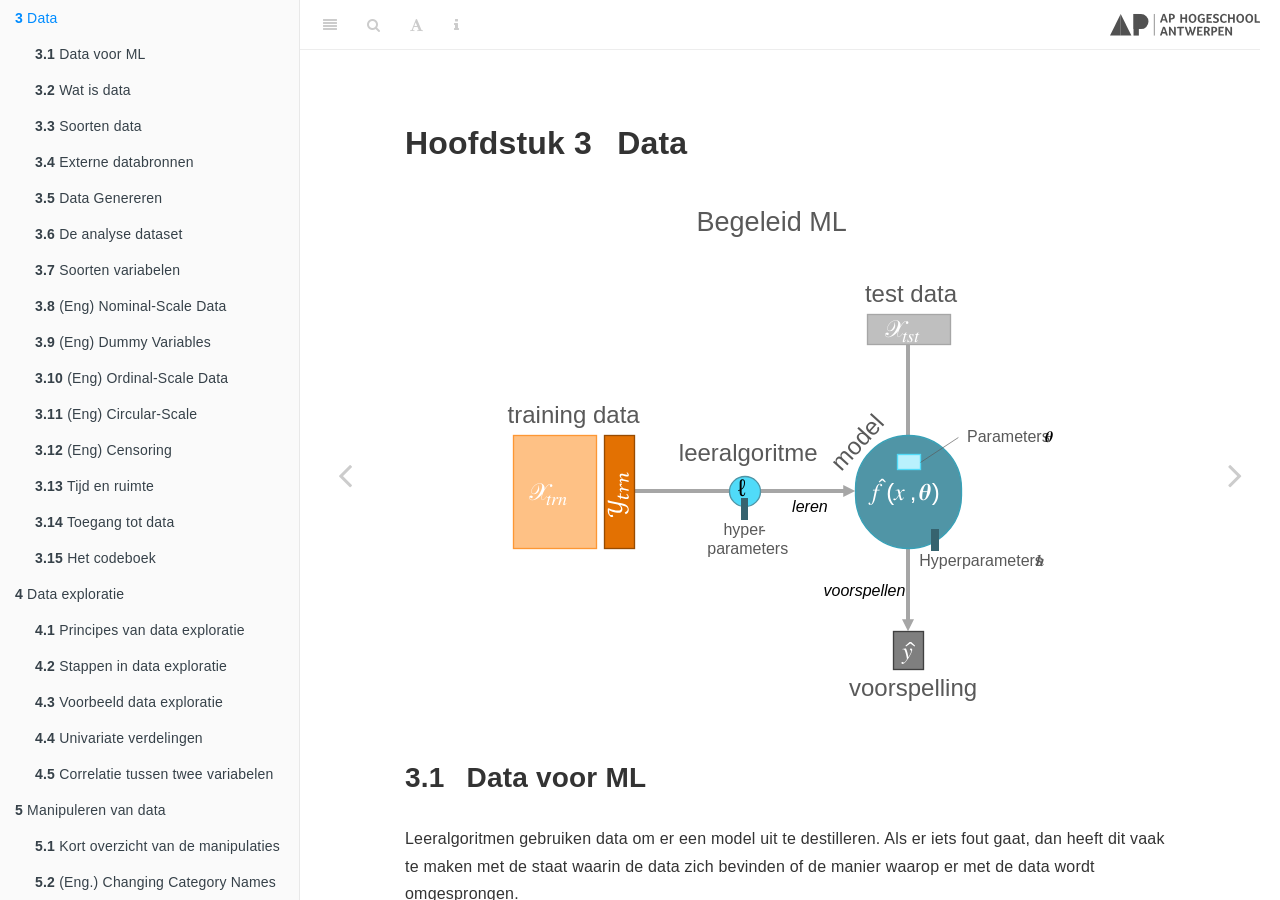
<file: data.html>
<!DOCTYPE html>
<html lang="" xml:lang="">
<head>

  <meta charset="utf-8" />
  <meta http-equiv="X-UA-Compatible" content="IE=edge" />
  <title>Hoofdstuk 3 Data | References</title>
  <meta name="description" content="AI Principles course at the AP University College." />
  <meta name="generator" content="bookdown 0.21 and GitBook 2.6.7" />

  <meta property="og:title" content="Hoofdstuk 3 Data | References" />
  <meta property="og:type" content="book" />
  
  
  <meta property="og:description" content="AI Principles course at the AP University College." />
  

  <meta name="twitter:card" content="summary" />
  <meta name="twitter:title" content="Hoofdstuk 3 Data | References" />
  
  <meta name="twitter:description" content="AI Principles course at the AP University College." />
  

<meta name="author" content="David D’Haese" />



  <meta name="viewport" content="width=device-width, initial-scale=1" />
  <meta name="apple-mobile-web-app-capable" content="yes" />
  <meta name="apple-mobile-web-app-status-bar-style" content="black" />
  
  <link rel="shortcut icon" href="img/favicon.ico" type="image/x-icon" />
<link rel="prev" href="leren-uit-data.html"/>
<link rel="next" href="data-exploratie.html"/>
<script src="libs/header-attrs-2.7/header-attrs.js"></script>
<script src="libs/jquery-2.2.3/jquery.min.js"></script>
<link href="libs/gitbook-2.6.7/css/style.css" rel="stylesheet" />
<link href="libs/gitbook-2.6.7/css/plugin-table.css" rel="stylesheet" />
<link href="libs/gitbook-2.6.7/css/plugin-bookdown.css" rel="stylesheet" />
<link href="libs/gitbook-2.6.7/css/plugin-highlight.css" rel="stylesheet" />
<link href="libs/gitbook-2.6.7/css/plugin-search.css" rel="stylesheet" />
<link href="libs/gitbook-2.6.7/css/plugin-fontsettings.css" rel="stylesheet" />
<link href="libs/gitbook-2.6.7/css/plugin-clipboard.css" rel="stylesheet" />











<style type="text/css">
pre > code.sourceCode { white-space: pre; position: relative; }
pre > code.sourceCode > span { display: inline-block; line-height: 1.25; }
pre > code.sourceCode > span:empty { height: 1.2em; }
.sourceCode { overflow: visible; }
code.sourceCode > span { color: inherit; text-decoration: inherit; }
pre.sourceCode { margin: 0; }
@media screen {
div.sourceCode { overflow: auto; }
}
@media print {
pre > code.sourceCode { white-space: pre-wrap; }
pre > code.sourceCode > span { text-indent: -5em; padding-left: 5em; }
}
pre.numberSource code
  { counter-reset: source-line 0; }
pre.numberSource code > span
  { position: relative; left: -4em; counter-increment: source-line; }
pre.numberSource code > span > a:first-child::before
  { content: counter(source-line);
    position: relative; left: -1em; text-align: right; vertical-align: baseline;
    border: none; display: inline-block;
    -webkit-touch-callout: none; -webkit-user-select: none;
    -khtml-user-select: none; -moz-user-select: none;
    -ms-user-select: none; user-select: none;
    padding: 0 4px; width: 4em;
    color: #aaaaaa;
  }
pre.numberSource { margin-left: 3em; border-left: 1px solid #aaaaaa;  padding-left: 4px; }
div.sourceCode
  {   }
@media screen {
pre > code.sourceCode > span > a:first-child::before { text-decoration: underline; }
}
code span.al { color: #ff0000; font-weight: bold; } /* Alert */
code span.an { color: #60a0b0; font-weight: bold; font-style: italic; } /* Annotation */
code span.at { color: #7d9029; } /* Attribute */
code span.bn { color: #40a070; } /* BaseN */
code span.bu { } /* BuiltIn */
code span.cf { color: #007020; font-weight: bold; } /* ControlFlow */
code span.ch { color: #4070a0; } /* Char */
code span.cn { color: #880000; } /* Constant */
code span.co { color: #60a0b0; font-style: italic; } /* Comment */
code span.cv { color: #60a0b0; font-weight: bold; font-style: italic; } /* CommentVar */
code span.do { color: #ba2121; font-style: italic; } /* Documentation */
code span.dt { color: #902000; } /* DataType */
code span.dv { color: #40a070; } /* DecVal */
code span.er { color: #ff0000; font-weight: bold; } /* Error */
code span.ex { } /* Extension */
code span.fl { color: #40a070; } /* Float */
code span.fu { color: #06287e; } /* Function */
code span.im { } /* Import */
code span.in { color: #60a0b0; font-weight: bold; font-style: italic; } /* Information */
code span.kw { color: #007020; font-weight: bold; } /* Keyword */
code span.op { color: #666666; } /* Operator */
code span.ot { color: #007020; } /* Other */
code span.pp { color: #bc7a00; } /* Preprocessor */
code span.sc { color: #4070a0; } /* SpecialChar */
code span.ss { color: #bb6688; } /* SpecialString */
code span.st { color: #4070a0; } /* String */
code span.va { color: #19177c; } /* Variable */
code span.vs { color: #4070a0; } /* VerbatimString */
code span.wa { color: #60a0b0; font-weight: bold; font-style: italic; } /* Warning */
</style>

<link rel="stylesheet" href="css/course.css" type="text/css" />
</head>

<body>



  <div class="book without-animation with-summary font-size-2 font-family-1" data-basepath=".">

    <div class="book-summary">
      <nav role="navigation">

<ul class="summary">
<li class="chapter" data-level="" data-path="index.html"><a href="index.html"><i class="fa fa-check"></i>Summary</a>
<ul>
<li class="chapter" data-level="" data-path="index.html"><a href="index.html#license"><i class="fa fa-check"></i>License</a></li>
</ul></li>
<li class="chapter" data-level="1" data-path="inleiding-tot-de-cursus.html"><a href="inleiding-tot-de-cursus.html"><i class="fa fa-check"></i><b>1</b> Inleiding tot de cursus</a>
<ul>
<li class="chapter" data-level="1.1" data-path="inleiding-tot-de-cursus.html"><a href="inleiding-tot-de-cursus.html#in-een-notedop"><i class="fa fa-check"></i><b>1.1</b> In een notedop</a></li>
<li class="chapter" data-level="1.2" data-path="inleiding-tot-de-cursus.html"><a href="inleiding-tot-de-cursus.html#leerdoelen"><i class="fa fa-check"></i><b>1.2</b> Leerdoelen</a></li>
<li class="chapter" data-level="1.3" data-path="inleiding-tot-de-cursus.html"><a href="inleiding-tot-de-cursus.html#cursus-vorm"><i class="fa fa-check"></i><b>1.3</b> Cursus vorm</a></li>
<li class="chapter" data-level="1.4" data-path="inleiding-tot-de-cursus.html"><a href="inleiding-tot-de-cursus.html#bekijken-van-deze-cursus"><i class="fa fa-check"></i><b>1.4</b> Bekijken van deze Cursus</a></li>
<li class="chapter" data-level="1.5" data-path="inleiding-tot-de-cursus.html"><a href="inleiding-tot-de-cursus.html#licentie-voor-deze-cursus"><i class="fa fa-check"></i><b>1.5</b> Licentie voor deze cursus</a></li>
<li class="chapter" data-level="1.6" data-path="inleiding-tot-de-cursus.html"><a href="inleiding-tot-de-cursus.html#verwijzen-naar-deze-cursus"><i class="fa fa-check"></i><b>1.6</b> Verwijzen naar deze cursus</a></li>
</ul></li>
<li class="chapter" data-level="2" data-path="leren-uit-data.html"><a href="leren-uit-data.html"><i class="fa fa-check"></i><b>2</b> Leren uit data</a>
<ul>
<li class="chapter" data-level="2.1" data-path="leren-uit-data.html"><a href="leren-uit-data.html#het-leerproces"><i class="fa fa-check"></i><b>2.1</b> Het leerproces</a></li>
<li class="chapter" data-level="2.2" data-path="leren-uit-data.html"><a href="leren-uit-data.html#de-evolutie-van-het-machinaal-leren"><i class="fa fa-check"></i><b>2.2</b> De evolutie van het machinaal leren</a></li>
<li class="chapter" data-level="2.3" data-path="leren-uit-data.html"><a href="leren-uit-data.html#intelligentie"><i class="fa fa-check"></i><b>2.3</b> Intelligentie</a></li>
<li class="chapter" data-level="2.4" data-path="leren-uit-data.html"><a href="leren-uit-data.html#het-model"><i class="fa fa-check"></i><b>2.4</b> Het model</a></li>
<li class="chapter" data-level="2.5" data-path="leren-uit-data.html"><a href="leren-uit-data.html#doelfunctie"><i class="fa fa-check"></i><b>2.5</b> Doelfunctie</a></li>
<li class="chapter" data-level="2.6" data-path="leren-uit-data.html"><a href="leren-uit-data.html#mnist-dataset"><i class="fa fa-check"></i><b>2.6</b> MNIST dataset</a></li>
<li class="chapter" data-level="2.7" data-path="leren-uit-data.html"><a href="leren-uit-data.html#het-resultaat-van-mnist-analyse"><i class="fa fa-check"></i><b>2.7</b> Het resultaat van MNIST analyse</a></li>
<li class="chapter" data-level="2.8" data-path="leren-uit-data.html"><a href="leren-uit-data.html#het-mnist-model"><i class="fa fa-check"></i><b>2.8</b> Het MNIST model</a></li>
<li class="chapter" data-level="2.9" data-path="leren-uit-data.html"><a href="leren-uit-data.html#het-leerproces-voor-begeleid-ml"><i class="fa fa-check"></i><b>2.9</b> Het leerproces voor begeleid ML</a></li>
<li class="chapter" data-level="2.10" data-path="leren-uit-data.html"><a href="leren-uit-data.html#de-onderdelen-van-een-model"><i class="fa fa-check"></i><b>2.10</b> De onderdelen van een model</a></li>
<li class="chapter" data-level="2.11" data-path="leren-uit-data.html"><a href="leren-uit-data.html#hyperparameters"><i class="fa fa-check"></i><b>2.11</b> Hyperparameters</a></li>
<li class="chapter" data-level="2.12" data-path="leren-uit-data.html"><a href="leren-uit-data.html#het-leeralgoritme"><i class="fa fa-check"></i><b>2.12</b> Het leeralgoritme</a></li>
<li class="chapter" data-level="2.13" data-path="leren-uit-data.html"><a href="leren-uit-data.html#model-complexiteit"><i class="fa fa-check"></i><b>2.13</b> Model complexiteit</a></li>
<li class="chapter" data-level="2.14" data-path="leren-uit-data.html"><a href="leren-uit-data.html#comprimeren-door-middel-van-een-ml-model"><i class="fa fa-check"></i><b>2.14</b> Comprimeren door middel van een ML model</a></li>
<li class="chapter" data-level="2.15" data-path="leren-uit-data.html"><a href="leren-uit-data.html#leren-versus-ontwerp"><i class="fa fa-check"></i><b>2.15</b> Leren versus ontwerp</a></li>
<li class="chapter" data-level="2.16" data-path="leren-uit-data.html"><a href="leren-uit-data.html#leren-versus-onthouden-en-inferentie"><i class="fa fa-check"></i><b>2.16</b> Leren versus onthouden en inferentie</a></li>
<li class="chapter" data-level="2.17" data-path="leren-uit-data.html"><a href="leren-uit-data.html#onbegeleid-ml"><i class="fa fa-check"></i><b>2.17</b> Onbegeleid ML</a></li>
<li class="chapter" data-level="2.18" data-path="leren-uit-data.html"><a href="leren-uit-data.html#conditionering"><i class="fa fa-check"></i><b>2.18</b> Conditionering</a></li>
</ul></li>
<li class="chapter" data-level="3" data-path="data.html"><a href="data.html"><i class="fa fa-check"></i><b>3</b> Data</a>
<ul>
<li class="chapter" data-level="3.1" data-path="data.html"><a href="data.html#data-voor-ml"><i class="fa fa-check"></i><b>3.1</b> Data voor ML</a></li>
<li class="chapter" data-level="3.2" data-path="data.html"><a href="data.html#wat-is-data"><i class="fa fa-check"></i><b>3.2</b> Wat is data</a></li>
<li class="chapter" data-level="3.3" data-path="data.html"><a href="data.html#soorten-data"><i class="fa fa-check"></i><b>3.3</b> Soorten data</a></li>
<li class="chapter" data-level="3.4" data-path="data.html"><a href="data.html#externe-databronnen"><i class="fa fa-check"></i><b>3.4</b> Externe databronnen</a></li>
<li class="chapter" data-level="3.5" data-path="data.html"><a href="data.html#data-genereren"><i class="fa fa-check"></i><b>3.5</b> Data Genereren</a></li>
<li class="chapter" data-level="3.6" data-path="data.html"><a href="data.html#de-analyse-dataset"><i class="fa fa-check"></i><b>3.6</b> De analyse dataset</a></li>
<li class="chapter" data-level="3.7" data-path="data.html"><a href="data.html#soorten-variabelen"><i class="fa fa-check"></i><b>3.7</b> Soorten variabelen</a></li>
<li class="chapter" data-level="3.8" data-path="data.html"><a href="data.html#eng-nominal-scale-data"><i class="fa fa-check"></i><b>3.8</b> (Eng) Nominal-Scale Data</a></li>
<li class="chapter" data-level="3.9" data-path="data.html"><a href="data.html#eng-dummy-variables"><i class="fa fa-check"></i><b>3.9</b> (Eng) Dummy Variables</a></li>
<li class="chapter" data-level="3.10" data-path="data.html"><a href="data.html#eng-ordinal-scale-data"><i class="fa fa-check"></i><b>3.10</b> (Eng) Ordinal-Scale Data</a></li>
<li class="chapter" data-level="3.11" data-path="data.html"><a href="data.html#eng-circular-scale"><i class="fa fa-check"></i><b>3.11</b> (Eng) Circular-Scale</a></li>
<li class="chapter" data-level="3.12" data-path="data.html"><a href="data.html#eng-censoring"><i class="fa fa-check"></i><b>3.12</b> (Eng) Censoring</a></li>
<li class="chapter" data-level="3.13" data-path="data.html"><a href="data.html#tijd-en-ruimte"><i class="fa fa-check"></i><b>3.13</b> Tijd en ruimte</a></li>
<li class="chapter" data-level="3.14" data-path="data.html"><a href="data.html#toegang-tot-data"><i class="fa fa-check"></i><b>3.14</b> Toegang tot data</a></li>
<li class="chapter" data-level="3.15" data-path="data.html"><a href="data.html#het-codeboek"><i class="fa fa-check"></i><b>3.15</b> Het codeboek</a></li>
</ul></li>
<li class="chapter" data-level="4" data-path="data-exploratie.html"><a href="data-exploratie.html"><i class="fa fa-check"></i><b>4</b> Data exploratie</a>
<ul>
<li class="chapter" data-level="4.1" data-path="data-exploratie.html"><a href="data-exploratie.html#principes-van-data-exploratie"><i class="fa fa-check"></i><b>4.1</b> Principes van data exploratie</a></li>
<li class="chapter" data-level="4.2" data-path="data-exploratie.html"><a href="data-exploratie.html#stappen-in-data-exploratie"><i class="fa fa-check"></i><b>4.2</b> Stappen in data exploratie</a></li>
<li class="chapter" data-level="4.3" data-path="data-exploratie.html"><a href="data-exploratie.html#voorbeeld-data-exploratie"><i class="fa fa-check"></i><b>4.3</b> Voorbeeld data exploratie</a></li>
<li class="chapter" data-level="4.4" data-path="data-exploratie.html"><a href="data-exploratie.html#univariate-verdelingen"><i class="fa fa-check"></i><b>4.4</b> Univariate verdelingen</a></li>
<li class="chapter" data-level="4.5" data-path="data-exploratie.html"><a href="data-exploratie.html#correlatie-tussen-twee-variabelen"><i class="fa fa-check"></i><b>4.5</b> Correlatie tussen twee variabelen</a></li>
</ul></li>
<li class="chapter" data-level="5" data-path="manipuleren-van-data.html"><a href="manipuleren-van-data.html"><i class="fa fa-check"></i><b>5</b> Manipuleren van data</a>
<ul>
<li class="chapter" data-level="5.1" data-path="manipuleren-van-data.html"><a href="manipuleren-van-data.html#kort-overzicht-van-de-manipulaties"><i class="fa fa-check"></i><b>5.1</b> Kort overzicht van de manipulaties</a>
<ul>
<li class="chapter" data-level="5.1.1" data-path="manipuleren-van-data.html"><a href="manipuleren-van-data.html#filteren-en-versnijden"><i class="fa fa-check"></i><b>5.1.1</b> Filteren en versnijden</a></li>
<li class="chapter" data-level="5.1.2" data-path="manipuleren-van-data.html"><a href="manipuleren-van-data.html#booleaans-masker"><i class="fa fa-check"></i><b>5.1.2</b> Booleaans masker</a></li>
<li class="chapter" data-level="5.1.3" data-path="manipuleren-van-data.html"><a href="manipuleren-van-data.html#eng.-grouping-and-aggregation"><i class="fa fa-check"></i><b>5.1.3</b> (Eng.) Grouping and Aggregation</a></li>
<li class="chapter" data-level="5.1.4" data-path="manipuleren-van-data.html"><a href="manipuleren-van-data.html#eng.-transforming-text"><i class="fa fa-check"></i><b>5.1.4</b> (Eng.) Transforming text</a></li>
<li class="chapter" data-level="5.1.5" data-path="manipuleren-van-data.html"><a href="manipuleren-van-data.html#eng.-re-scaling-numerical-values"><i class="fa fa-check"></i><b>5.1.5</b> (Eng.) Re-Scaling Numerical Values</a></li>
<li class="chapter" data-level="5.1.6" data-path="manipuleren-van-data.html"><a href="manipuleren-van-data.html#eng.-discretizations"><i class="fa fa-check"></i><b>5.1.6</b> (Eng.) Discretizations</a></li>
<li class="chapter" data-level="5.1.7" data-path="manipuleren-van-data.html"><a href="manipuleren-van-data.html#eng.-information-content"><i class="fa fa-check"></i><b>5.1.7</b> (Eng.) Information Content</a></li>
<li class="chapter" data-level="5.1.8" data-path="manipuleren-van-data.html"><a href="manipuleren-van-data.html#eng.-reformatting-type-conversion-casting-or-coercion"><i class="fa fa-check"></i><b>5.1.8</b> (Eng.) Reformatting, Type Conversion, Casting or Coercion</a></li>
<li class="chapter" data-level="5.1.9" data-path="manipuleren-van-data.html"><a href="manipuleren-van-data.html#eng.-changing-numerical-values"><i class="fa fa-check"></i><b>5.1.9</b> (Eng.) Changing numerical Values</a></li>
</ul></li>
<li class="chapter" data-level="5.2" data-path="manipuleren-van-data.html"><a href="manipuleren-van-data.html#eng.-changing-category-names"><i class="fa fa-check"></i><b>5.2</b> (Eng.) Changing Category Names</a></li>
<li class="chapter" data-level="5.3" data-path="manipuleren-van-data.html"><a href="manipuleren-van-data.html#eng.-imputation"><i class="fa fa-check"></i><b>5.3</b> (Eng.) Imputation</a></li>
<li class="chapter" data-level="5.4" data-path="manipuleren-van-data.html"><a href="manipuleren-van-data.html#onbehandeld"><i class="fa fa-check"></i><b>5.4</b> Onbehandeld</a></li>
</ul></li>
<li class="chapter" data-level="6" data-path="trainen-en-testen.html"><a href="trainen-en-testen.html"><i class="fa fa-check"></i><b>6</b> Trainen en testen</a>
<ul>
<li class="chapter" data-level="6.1" data-path="trainen-en-testen.html"><a href="trainen-en-testen.html#leren-leven-met-de-onzekerheid"><i class="fa fa-check"></i><b>6.1</b> Leren leven met de onzekerheid</a></li>
<li class="chapter" data-level="6.2" data-path="trainen-en-testen.html"><a href="trainen-en-testen.html#meten-van-de-prestatie-van-een-model"><i class="fa fa-check"></i><b>6.2</b> Meten van de prestatie van een model</a></li>
<li class="chapter" data-level="6.3" data-path="trainen-en-testen.html"><a href="trainen-en-testen.html#training--validatie--en-test-set"><i class="fa fa-check"></i><b>6.3</b> Training-, validatie- en test-set</a></li>
<li class="chapter" data-level="6.4" data-path="trainen-en-testen.html"><a href="trainen-en-testen.html#cross-validatie"><i class="fa fa-check"></i><b>6.4</b> Cross-validatie</a></li>
<li class="chapter" data-level="6.5" data-path="trainen-en-testen.html"><a href="trainen-en-testen.html#werkstroom-deep-learning"><i class="fa fa-check"></i><b>6.5</b> Werkstroom deep learning</a></li>
<li class="chapter" data-level="6.6" data-path="trainen-en-testen.html"><a href="trainen-en-testen.html#data-lekkage"><i class="fa fa-check"></i><b>6.6</b> Data lekkage</a></li>
</ul></li>
<li class="chapter" data-level="" data-path="bronvermelding.html"><a href="bronvermelding.html"><i class="fa fa-check"></i>Bronvermelding</a></li>
</ul>

      </nav>
    </div>

    <div class="book-body">
      <div class="body-inner">
        <div class="book-header" role="navigation">
          <h1>
            <i class="fa fa-circle-o-notch fa-spin"></i><a href="./">References</a>
          </h1>
        </div>

        <div class="page-wrapper" tabindex="-1" role="main">
          <div class="page-inner">

            <section class="normal" id="section-">
<div id="data" class="section level1" number="3">
<h1><span class="header-section-number">Hoofdstuk 3</span> Data</h1>
<p><img src="img/proces_2.svg" /><!-- --></p>
<div id="data-voor-ml" class="section level2" number="3.1">
<h2><span class="header-section-number">3.1</span> Data voor ML</h2>
<p>Leeralgoritmen gebruiken data om er een model uit te destilleren. Als er iets fout gaat, dan heeft dit vaak te maken met de staat waarin de data zich bevinden of de manier waarop er met de data wordt omgesprongen.</p>

<div class="definition">
<span id="def:unnamed-chunk-7" class="definition"><strong>Stelling 3.1  </strong></span>When it comes to ML, garbage in, garbage out (GIGO).
</div>
<p>De datawetenschapper streeft ernaar om de data die hij of zij te zien krijgt zo goed mogelijk te begrijpen. Wiskundig gezien is dat misschien niet zo belangrijk, maar het gaat hier over enerzijds het maken van de juiste keuzes en anderzijds voor de ethische overwegingen. Als je van plan bent om uitspraken te doen op basis van data, ben je ook verantwoordelijk voor het opbouwen van een grondig begrip van wat de data voor staat.</p>
<div class="figure"><span id="fig:gossip"></span>
<img src="img/gossip.png" alt="“The gossip” (ned. De roddel) van Norman Rockwell." width="500" />
<p class="caption">
Figuur 3.1: “The gossip” (ned. <em>De roddel</em>) van <a href="https://nl.wikipedia.org/wiki/Norman_Rockwell">Norman Rockwell</a>.
</p>
</div>


<div class="remark">
 <span class="remark"><em>Opmerking </em></span> Als datawetenschapper heb je, indien de data betrouwbaar is en je voldoende integer bent om je van alle vooroordelen en taboes te ontdoen, toegang tot de ultieme waarheid. Ben je er klaar voor?
</div>
</div>
<div id="wat-is-data" class="section level2" number="3.2">
<h2><span class="header-section-number">3.2</span> Wat is data</h2>
<p>Bij dit principe moeten we tegenwoordig niet erg lang stilstaan. Het is ondertussen voor de meeste mensen duidelijk dat overal waar je kijkt er data zijn. Alles wat je online doet maar ook alles wat je offline doet kan tot data worden omgevormd. Om als invoer te kunnen dienen voor een leeralgoritme, moeten de data in de eerste plaats natuurlijk beschikbaar zijn. En daar wringt het eerste schoentje al. Want ‘beschikbaar’ betekent niet alleen dat je er toegang tot hebt, maar ook dat de data zich in het juiste formaat bevinden om te kunnen gebruiken door het leeralgoritme.</p>
</div>
<div id="soorten-data" class="section level2" number="3.3">
<h2><span class="header-section-number">3.3</span> Soorten data</h2>
<p>Ook hier moeten we niet te lang bij blijven stilstaan. We bekijken wel een aantal vaak gebruikte termen.</p>
<ul>
<li><em>Interne data</em>: Private data die behoren tot een organisatie.</li>
<li><em>Externe data</em>: Publieke data of private data van een andere organisatie</li>
<li><em>Ongestructureerde data</em>: Data die niet in een platte tabel-structuur kan worden weergegeven. Als het gekozen leeralgoritme hier niet mee overweg kan, moet je eerst features extraheren en zelf een platte tabel maken (eng: <em>melting data</em>)</li>
<li><em>Metadata</em>: Is data over data zoals tijdstip van opname, gebeurtenissen uit logboek, enz…</li>
</ul>
</div>
<div id="externe-databronnen" class="section level2" number="3.4">
<h2><span class="header-section-number">3.4</span> Externe databronnen</h2>
<p>Veel gegevens worden intern bij organisaties bewaard in afzonderlijke, speciaal daarvoor voorziene databanken, bestanden of (zeker als het om historische gegevens gaat) de fysische tegenhangers zoals rekenbladen, werkboeken, documenten, archieven, …. Vaak zijn er echter nog andere bronnen zoals audit-rapporten, usage-statistieken rond het gebruik van websites, logbestanden, videobeelden, … waar men niet onmiddellijk aan denkt. Binnen een bedrijfs-context is het net belangrijk om nieuwe databronnen aan te boren, bronnen waar de concurrentie niet eerder aan dacht.</p>
<p>Hieronder een collage van een aantal potentiële interessante bronnen van data op het internet (naast de meest vanzelfsprekende zoals sociale media e.d.). Het gaat hier om generieke bronnen met data over meerdere domeinen.</p>
<ul>
<li><a href="https://academictorrents.com/browse.php">Academictorrents</a></li>
<li><a href="http://aws.amazon.com/datasets">Amazon Web Services public datasets</a></li>
<li><a href="http://data.gov.uk/">Brits open data platform</a></li>
<li><a href="http://www.data.gc.ca/">Canadese open data site</a></li>
<li><a href="https://registry.opendata.aws/commoncrawl/">Common Crawl</a></li>
<li><a href="https://www.dataquest.io/blog/free-datasets-for-projects/">DataQuest</a></li>
<li><a href="https://data.world/">Data World</a></li>
<li><a href="http://open-data.europa.eu/en/data/">Europese Open data portaal</a></li>
<li><a href="https://data.fivethirtyeight.com/">FiveThirtyEight</a></li>
<li><a href="https://www.forbes.com/sites/bernardmarr/2016/02/12/big-data-35-brilliant-and-free-data-sources-for-2016/#14cabf5bb54d">Forbes</a></li>
<li><a href="https://www.gapminder.org/data/">Gapminder</a></li>
<li>Google <a href="https://trends.google.nl/trends/?geo=BE">Trends</a>, <a href="https://scholar.google.be/">Scholar</a>, <a href="https://www.google.com/?tbm=pts">Patents</a>, <a href="https://www.google.com/publicdata/directory">Google Dataset Search lab</a>, …</li>
<li><a href="https://www.kaggle.com/datasets">Kaggle</a></li>
<li><a href="https://www.reddit.com/r/datasets/">Reddit</a></li>
<li><a href="http://www.socrata.com/discover/">Socrata</a></li>
<li><a href="https://vincentarelbundock.github.io/Rdatasets/datasets.html">Standaard datasets</a></li>
<li><a href="http://mlr.cs.umass.edu/ml/">UCI Machine Learning Repository</a></li>
<li><a href="http://www.census.gov/data.html">US Census Bureau</a></li>
<li><a href="http://data.gov">US Open data portal</a></li>
<li><a href="https://www.quandl.com/search">Quandl</a></li>
<li><a href="https://www.quantopian.com/">Quantopian</a></li>
<li><a href="https://www.wunderground.com/weather/api/">Wunderground</a></li>
<li>enzovoort…</li>
</ul>
<p>Hierboven worden een aantal databronnen opgesomd, maar het vergt vaak wel wat meer speurwerk om de ideal dataset te vinden. We gaan hier even een fictief voorbeeld aanhalen van hoe zo een zoektocht zou kunnen verlopen.</p>

<div class="example">
<p><span id="exm:data-zoeken" class="example"><strong>Voorbeeld 3.1  </strong></span><strong>Op zoek naar data</strong> (<em>hypothetisch</em>): je bent op zoek naar een gratis beschikbare data die een voorspellende waarde heeft voor het transportsnelheid van goederen over de Westerschelde. Je denkt dat windsnelheid misschien een impact kan hebben op de vaarsnelheid. Dit zou je zoektocht naar geschikte data bijvoorbeeld kunnen zijn:</p>
<ol style="list-style-type: decimal">
<li>Je zoekt eerst naar een website die historische windsterkte vrijgeeft, liefst via API</li>
<li>Je vind wel een aantal bronnen maar geen daarvan zijn én gratis én in staat om historische data op te halen</li>
<li>Dan lees je ergens dat golfslag misschien een betere voorspellende waarde heeft</li>
<li>Je zoekt op Google naar <code>Wave Measurement</code> en je komt <a href="https://www.researchgate.net/publication/324478225_Outlier_Detection_in_Ocean_Wave_Measurements_by_Using_Unsupervised_Data_Mining_Methods">dit</a> wetenschappelijk artikel tegen</li>
<li>In dat artikel blijken ze exact te doen wat je naar op zoek bent</li>
<li>Daarom zoek je in dat artikel naar de ‘Methods’ sectie om te achterhalen waar de auteurs hun data vandaan hebben (een wetenschappelijk artikel moet per definitie reproduceerbaar zijn dus moet het zijn bronnen altijd vermelden)</li>
<li>Je vind dat ze de data van de organisatie NOAA hebben en je geeft het in op Google</li>
<li>Op de <a href="https://www.ndbc.noaa.gov/data/">website van de NOAA</a> ontdek je dat ze de gegevens publiek ter beschikking stellen</li>
<li>Er zijn data voor België beschikbaar, maar de frequentie waarmee ze beschikbaar worden gemaakt is toch teleurstellend</li>
<li>Je realiseert je plots dat er misschien Belgische sites zijn die ook hun gegevens delen</li>
<li>Je komt op de website van het <a href="https://meetnetvlaamsebanken.be/Measurement">Meetnet Vlaamse Banken</a> en daar vind je, na inloggen, exact de data die je nodig hebt…
<img src="img/Zoek_proces.png" alt="Meetnet Vlaamse Banken" />
</div></li>
</ol>
</div>
<div id="data-genereren" class="section level2" number="3.5">
<h2><span class="header-section-number">3.5</span> Data Genereren</h2>
<p>Natuurlijk is er de optie om zelf data te genereren. In principe is dat iets dat typisch in het domein van de wetenschap valt omdat hierbij strikte deontologische regels te volgen zijn. De regels hebben er eigenlijk allemaal mee te maken dat de waarnemer zeker is (en dat ook kan aantonen) dat de waarnemingen betrouwbaar, accuraat, precies, ethisch verantwoord en relevant zijn. Dit is een niet te onderschatten taak en er is heel wat ervaring nodig om dit te kunnen bereiken. De correcte manier om dat te doen valt buiten het bereik van deze cursus maar geïnteresseerde lezers kunnen hiermee beginnen:</p>
<p>Carey, S. S. (2011). <a href="https://pdfs.semanticscholar.org/f438/02e46e7f1deadeb53f8f13d9cb78e55eb5ae.pdf">A beginner’s guide to scientific method</a>. Cengage Learning.</p>
</div>
<div id="de-analyse-dataset" class="section level2" number="3.6">
<h2><span class="header-section-number">3.6</span> De analyse dataset</h2>
<p>De data kan allerlei vormen aannemen maar de leeralgoritme kunnen niet zomaar overweg met al die verschillende vormen. Vaak wil de datawetenschapper de data eerst <em>integreren</em> tot een enkel bestand of data-stroom met een ‘platte’ tabel-structuur, dit noem men de analyse dataset.</p>

<div class="definition">
<span id="def:unnamed-chunk-9" class="definition"><strong>Stelling 3.2  </strong></span>Een leeralgoritme vereist meestal een analyse-dataset met een ‘platte’ structuur. Dit betekent één tabel met één instantie per rij en één variabele per kolom.
</div>
<div class="figure"><span id="fig:dataset-onderdelen"></span>
<img src="img/dataset-onderdelen.png" alt="De onderdelen van een dataset met ‘platte’ structuur." width="556" />
<p class="caption">
Figuur 3.2: De onderdelen van een dataset met ‘platte’ structuur.
</p>
</div>

</div>
<div id="soorten-variabelen" class="section level2" number="3.7">
<h2><span class="header-section-number">3.7</span> Soorten variabelen</h2>
<p>Het gaat hier over de data type van de variabele, bijvoorbeeld of het gaat over een getal of over tekst. Dit lijkt sterk op de verschillende data types die men in een programmeertalen tegenkomt (integer, string, …). Maar die overeenkomst is maar oppervlakkig. Binnen de statistiek is men verplicht om meer data types te onderscheiden die niet hun gelijke kennen binnen de IT. Laten we beginnen met de meest voorkomende data types in een grafiek te zetten:</p>
<div class="figure"><span id="fig:data-types"></span>
<img src="img/data-types.svg" alt="Schematische visualisaties voor een aantal veel voorkomende data types Let op de labels op elke grafieken. ze geven telkens een realistisch scenario weer."  />
<p class="caption">
Figuur 3.3: Schematische visualisaties voor een aantal veel voorkomende data types Let op de labels op elke grafieken. ze geven telkens een realistisch scenario weer.
</p>
</div>

<p>Je kan deze enkelvoudige data types indelen volgens drie dimensies:</p>
<ul>
<li><strong>Numeriek vs ordinaal vs nominaal</strong>: Met numerieke data kan je berekeningen maken, met ordinale gegevens kan je enkel <a href="https://nl.wikipedia.org/wiki/Ongelijkheid_(wiskunde)">ongelijkheid</a> testen en met nominale gegevens kan je noch berekenen noch ongelijkheid testen</li>
<li><strong>Continu vs discreet</strong>: Bij een continue variabele kan je tussen twee willekeurig gekozen waarden oneindig veel andere waarden plaatsen. Bij een discrete variabele kan dat niet. Continue variabelen worden verder onderscheiden van op basis van de <a href="https://nl.wikipedia.org/wiki/Meetschaal">meetschaal</a>. Bij een <em>intervalschaal</em> is er geen betekenisvol nulpunt (zoals bij temperatuur in graden Celcius) bij een getal met <em>ratioschaal</em> is dat wél het geval.</li>
<li><strong>Circulair vs lineair</strong>: Bij circulaire data is de as op zichzelf teruggeplooid om een cirkel te vormen.</li>
</ul>
</div>
<div id="eng-nominal-scale-data" class="section level2" number="3.8">
<p><i>De onderstaande secties zijn in het Engels weergegeven, vanwege het frequente gebruik van Engelstalige terminologie binnen deze onderdelen.</i></p>
<h2><span class="header-section-number">3.8</span> (Eng) Nominal-Scale Data</h2>
<p>Whenever the data consist of <strong>categories</strong>, typically, we deal with so-called nominal-scale data. Examples are department, blood type, country, …. Whenever there are only two categories, we speak of <strong>binary data</strong> (true/false, yes/no, success/failure, ….).</p>
</div>
<div id="eng-dummy-variables" class="section level2" number="3.9">
<h2><span class="header-section-number">3.9</span> (Eng) Dummy Variables</h2>
<p>Whenever we encounter a categorical feature, we may have to consider to create a set of dummy variables out of a single categorical variable so as to support statistical analysis in general and ML using a specific learner in particular:</p>
<div class="figure"><span id="fig:dummy-variables"></span>
<img src="img/dummy.svg" alt="Demonstration of the use of dummy variables."  />
<p class="caption">
Figuur 3.4: Demonstration of the use of dummy variables.
</p>
</div>

</div>
<div id="eng-ordinal-scale-data" class="section level2" number="3.10">
<h2><span class="header-section-number">3.10</span> (Eng) Ordinal-Scale Data</h2>
<p>In some cases, the categories in categorical data have some natural ordering such as is the case for ranking or scoring measures (e.g. “good,” “medium,” “bad”). Coding such a variable into a discrete numerical one is not very good from a statistical point of view (because then you assume a ratio scale which may not be realistic) but sometimes understandable from the practical point of view, especially if, for your particular problem, finding an appropriate learner can be hard. There is also the possibility to treat the ordinal-scale variable as a categorical one (and e.g. creating a set of dummy variables) but be aware that you lose information along the way. The same is true for other forms of discretizations, by the way.</p>

<div class="remark">
 <span class="remark"><em>Opmerking </em></span> One can always convert a variable with a <em>rich</em> data type to one with <em>poor</em> data type. This can benefit practicality be always means losing information.
</div>
</div>
<div id="eng-circular-scale" class="section level2" number="3.11">
<h2><span class="header-section-number">3.11</span> (Eng) Circular-Scale</h2>
<p>Whenever there is no maximum or minimum value for a scale, it is said to be <strong>circular-scaled</strong>. Examples of such measurements are time of day, day of week, wind direction, bearing, …. This type of scale can be super-imposed on other scale types and can be both discrete and continuous. For example, direction measured relative to e.g. the magnetic north is a interval-scaled continuous circular measure and the hour of the day follows a discrete circular scale. Mind that circular scale data is very hard to work with as even simple operations such as a mean requires special attention:</p>
<div class="figure"><span id="fig:circular"></span>
<img src="img/circular_stats.svg" alt="Circular scale data requires special attention."  />
<p class="caption">
Figuur 3.5: Circular scale data requires special attention.
</p>
</div>

</div>
<div id="eng-censoring" class="section level2" number="3.12">
<h2><span class="header-section-number">3.12</span> (Eng) Censoring</h2>
<p>Sometimes data is according to a truncated scale. For example, in clinical data sets you frequently encounter situations where as patient is said to survive for at least x years after the treatment, indicated as <code>&gt;x</code> (e.g. <code>&gt;12</code> years). For such a truncation we call the data <strong>right-censored</strong>. Similarly lab measurements are frequently reported to be below a certain limit without knowing the exact number such as <code>&lt;1.03 mmol/L HDL</code>, this is called a <strong>left-censored</strong> datum. In case we have censoring at both ends of the scale, we speak of <strong>interval censoring</strong> (e.g. <code>2 &lt; x &lt; 5 births per day</code>). It remains important to try to understand the reason of the censoring. It could be that the measurement was not sufficiently accurate or maybe it was done accurately but afterwards categorized (placed into bins) during some preprocessing step.</p>
<p>In case you need to deal with censoring there is a limited number of statistical tools to your disposal. One is the use of <strong>tobit regression</strong>.</p>
</div>
<div id="tijd-en-ruimte" class="section level2" number="3.13">
<h2><span class="header-section-number">3.13</span> Tijd en ruimte</h2>
<p>Data is een spiegel voor allerlei informatie uit de reële wereld. Toch zijn er twee grootheden die eruit steken. Het gaat om de twee dimensies tijd en ruimte. Andere variabelen zijn vaak secundair aan deze dimensies. Voorbeelden zijn het voorspellen van de toekomstige <em>verkoopcijfers</em> of de verspreiding van een virus tijdens een pandemie. Laten we naar een bekende (maar gedateerde) dataset kijken van de farmareus Johnson &amp; Johnson:</p>
<div class="sourceCode" id="cb21"><pre class="sourceCode r"><code class="sourceCode r"><span id="cb21-1"><a href="data.html#cb21-1" aria-hidden="true" tabindex="-1"></a><span class="fu">plot</span> (JohnsonJohnson, <span class="at">main =</span> <span class="st">&quot;Kwartaalcijfers J&amp;J&quot;</span>)</span></code></pre></div>
<p><img src="img/gen-unnamed-chunk-10-1.png" width="672" /></p>
<p>Het gaat om de kwartaalcijfers van 1960 to 1980. Deze dataset wordt vaak in educatieve werken rond tijdsreeks-analyses gebruikt om het effect van een multiplicatieve seizoensafhankelijke trend (eng: <em>seasonality</em>) weer te geven. <em>Multiplicatief</em> betekent hier gewoon dat het seizoenseffect afhangt van de grootte van de waarde. We voelen meteen aan dat deze tijdsreeksen van een heel andere soort data zijn dan de eerder aangehaalde data. Dat heeft te maken met het feit dat een punt op dit lijndiagram niet onafhankelijk is van een ander punt op dezelfde lijn. We spreken van <em>autocorrelatie</em>. In het algemeen, wanneer men onderzoek doet naar de evolutie van gegevens in de loop van de tijd, spreekt van van <em>trend analyse</em>.</p>
<p>Hetzelfde kunnen we nu doen voor ruimte. Onderstaande figuur laat zien hoe we bijvoorbeeld aantallen kunnen uitdrukken over een ruimtelijke dimensie (met toestemming van <span class="citation"><a href="bronvermelding.html#ref-Hermans" role="doc-biblioref">Hermans</a> <a href="bronvermelding.html#ref-Hermans" role="doc-biblioref">2019</a></span>).</p>
<div class="sourceCode" id="cb_python"><pre class="sourceCode python"><code class="sourceCode python"><span id="cb_python-1"><a href="data.html#cb_python-1" aria-hidden="true" tabindex="-1"></a><span class="co"># From https://github.com/mhermans/thematic-maps-r</span></span>
<span id="cb_python-2"><a href="data.html#cb_python-2" aria-hidden="true" tabindex="-1"></a><span class="co"># Thanks to Maarten Hermans</span></span>
<span id="cb_python-3"><a href="data.html#cb_python-3" aria-hidden="true" tabindex="-1"></a></span>
<span id="cb_python-4"><a href="data.html#cb_python-4" aria-hidden="true" tabindex="-1"></a><span class="im">import</span> geopandas <span class="im">as</span> gpd</span>
<span id="cb_python-5"><a href="data.html#cb_python-5" aria-hidden="true" tabindex="-1"></a><span class="im">import</span> pandas <span class="im">as</span> pd</span>
<span id="cb_python-6"><a href="data.html#cb_python-6" aria-hidden="true" tabindex="-1"></a><span class="im">import</span> plotly.express <span class="im">as</span> px</span>
<span id="cb_python-7"><a href="data.html#cb_python-7" aria-hidden="true" tabindex="-1"></a></span>
<span id="cb_python-8"><a href="data.html#cb_python-8" aria-hidden="true" tabindex="-1"></a><span class="co"># Load Belgian municipality GeoJSON</span></span>
<span id="cb_python-9"><a href="data.html#cb_python-9" aria-hidden="true" tabindex="-1"></a>shapefile_url <span class="op">=</span> <span class="st">&quot;https://raw.githubusercontent.com/mhermans/thematic-maps-r/master/data/BE_ADMIN_MUNTY.geojson&quot;</span></span>
<span id="cb_python-10"><a href="data.html#cb_python-10" aria-hidden="true" tabindex="-1"></a>munip_map <span class="op">=</span> gpd.read_file(shapefile_url)</span>
<span id="cb_python-11"><a href="data.html#cb_python-11" aria-hidden="true" tabindex="-1"></a></span>
<span id="cb_python-12"><a href="data.html#cb_python-12" aria-hidden="true" tabindex="-1"></a><span class="co"># Load CSV with typology</span></span>
<span id="cb_python-13"><a href="data.html#cb_python-13" aria-hidden="true" tabindex="-1"></a>csv_url <span class="op">=</span> <span class="st">&quot;https://raw.githubusercontent.com/mhermans/thematic-maps-r/master/data/muni_typology.csv&quot;</span></span>
<span id="cb_python-14"><a href="data.html#cb_python-14" aria-hidden="true" tabindex="-1"></a>munip_data <span class="op">=</span> pd.read_csv(csv_url)</span>
<span id="cb_python-15"><a href="data.html#cb_python-15" aria-hidden="true" tabindex="-1"></a></span>
<span id="cb_python-16"><a href="data.html#cb_python-16" aria-hidden="true" tabindex="-1"></a><span class="co"># Merge datasets on NIS code</span></span>
<span id="cb_python-17"><a href="data.html#cb_python-17" aria-hidden="true" tabindex="-1"></a>merged <span class="op">=</span> munip_map.merge(munip_data, left_on<span class="op">=</span><span class="st">&quot;CD_MUNTY_REFNIS&quot;</span>, right_on<span class="op">=</span><span class="st">&quot;gemeente_nis_code&quot;</span>)</span>
<span id="cb_python-18"><a href="data.html#cb_python-18" aria-hidden="true" tabindex="-1"></a></span>
<span id="cb_python-19"><a href="data.html#cb_python-19" aria-hidden="true" tabindex="-1"></a><span class="co"># Convert CRS for web compatibility</span></span>
<span id="cb_python-20"><a href="data.html#cb_python-20" aria-hidden="true" tabindex="-1"></a>merged <span class="op">=</span> merged.to_crs(epsg<span class="op">=</span><span class="mi">4326</span>)</span>
<span id="cb_python-21"><a href="data.html#cb_python-21" aria-hidden="true" tabindex="-1"></a></span>
<span id="cb_python-22"><a href="data.html#cb_python-22" aria-hidden="true" tabindex="-1"></a><span class="co"># Create interactive map with Plotly</span></span>
<span id="cb_python-23"><a href="data.html#cb_python-23" aria-hidden="true" tabindex="-1"></a>fig <span class="op">=</span> px.choropleth(</span>
<span id="cb_python-24"><a href="data.html#cb_python-24" aria-hidden="true" tabindex="-1"></a>    merged,</span>
<span id="cb_python-25"><a href="data.html#cb_python-25" aria-hidden="true" tabindex="-1"></a>    geojson<span class="op">=</span>merged.geometry,</span>
<span id="cb_python-26"><a href="data.html#cb_python-26" aria-hidden="true" tabindex="-1"></a>    locations<span class="op">=</span>merged.index,</span>
<span id="cb_python-27"><a href="data.html#cb_python-27" aria-hidden="true" tabindex="-1"></a>    color<span class="op">=</span><span class="st">&quot;hoofdcluster_lbl&quot;</span>,</span>
<span id="cb_python-28"><a href="data.html#cb_python-28" aria-hidden="true" tabindex="-1"></a>    hover_name<span class="op">=</span><span class="st">&quot;TX_MUNTY_DESCR_NL&quot;</span>,</span>
<span id="cb_python-29"><a href="data.html#cb_python-29" aria-hidden="true" tabindex="-1"></a>    title<span class="op">=</span><span class="st">&quot;Gemeentetypologie België&quot;</span></span>
<span id="cb_python-30"><a href="data.html#cb_python-30" aria-hidden="true" tabindex="-1"></a>)</span>
<span id="cb_python-31"><a href="data.html#cb_python-31" aria-hidden="true" tabindex="-1"></a></span>
<span id="cb_python-32"><a href="data.html#cb_python-32" aria-hidden="true" tabindex="-1"></a>fig.update_geos(fitbounds<span class="op">=</span><span class="st">&quot;locations&quot;</span>, visible<span class="op">=</span><span class="va">False</span>)</span>
<span id="cb_python-33"><a href="data.html#cb_python-33" aria-hidden="true" tabindex="-1"></a>fig.update_layout(margin<span class="op">=</span>{<span class="st">&quot;r&quot;</span>:<span class="dv">0</span>,<span class="st">&quot;t&quot;</span>:<span class="dv">40</span>,<span class="st">&quot;l&quot;</span>:<span class="dv">0</span>,<span class="st">&quot;b&quot;</span>:<span class="dv">0</span>})</span>
<span id="cb_python-34"><a href="data.html#cb_python-34" aria-hidden="true" tabindex="-1"></a>fig.show()</span></code></pre></div>

<p><img src="img/ruimte.png" width="672" /></p>
<p>Ook bij ruimtelijke variabelen merken we een autocorrelatie op, waarbij de waarde op één plaats niet onafhankelijk is van de waarde op een naburige plaats.</p>
</div>
<div id="toegang-tot-data" class="section level2" number="3.14">
<h2><span class="header-section-number">3.14</span> Toegang tot data</h2>
<p>Je moet natuurlijk zien toegang te krijgen tot de data. Als datawetenschapper moet je alvorens een opdracht te aanvaarden eerst <strong>dé vraag</strong> stellen. Net als <a href="https://youtu.be/1-mOKMq19zU">Jerry Maguire</a> moet je de vraag durven stellen:</p>
<p><q>Show me the data!</q></p>
<p>Soms zijn de data publiek toegankelijk en is het gewoon een kwestie om tijd te nemen om door de data te lopen, i.e. aan exploratie te doen. Soms moeten de data nog verzameld worden. Dan wil de datawetenschapper ook inspraak hebben in het verzamelen en de eventuele verwerking van de gegevens. Het kan natuurlijk voorkomen dat men enkel toegang verschaft nadat er een akkoord is om een ML project op te starten. Het advies is hier om er alles aan te doen om toch op zijn minst een glimp te kunnen opvangen van de data. Soms zijn de data te koop en krijg je geen data te zien alvorens je betaalt? Wel, indien je op voorhand geen toegang krijgt tot zelfs een klein representatief deel van de gegevensberg of -stroom, dan kan je nog altijd een samenvatting opvragen, het zogenaamd <em>codeboek</em>. Je kan de opdrachtgever belagen met vragen:</p>
<p><q>Hoeveel tabellen zijn er?</q></p>
<p><q>Voor elke tabel, hoeveel rijen en kolommen zijn er?</q></p>
<p><q>Hoeveel data ontbreekt er?</q></p>
<p><q>Wat is het formaat van de gegevens?</q></p>
<p>enz…</p>
</div>
<div id="het-codeboek" class="section level2" number="3.15">
<h2><span class="header-section-number">3.15</span> Het codeboek</h2>
<p>Het eerste contact met een dataset verloopt normaal gezien via het codeboek. Het codeboek bevat de sleutel tot het begrijpen van de data zonder de data zelf te moeten inkijken. Hier is een voorbeeld in <a href="https://nl.wikipedia.org/wiki/JSON">JSON formaat</a>:</p>
<div class="sourceCode" id="cb23"><pre class="sourceCode json"><code class="sourceCode json"><span id="cb23-1"><a href="data.html#cb23-1" aria-hidden="true" tabindex="-1"></a><span class="fu">{</span></span>
<span id="cb23-2"><a href="data.html#cb23-2" aria-hidden="true" tabindex="-1"></a>  <span class="dt">&quot;title&quot;</span><span class="fu">:</span> <span class="st">&quot;Occupancy Detection Data Set&quot;</span><span class="fu">,</span></span>
<span id="cb23-3"><a href="data.html#cb23-3" aria-hidden="true" tabindex="-1"></a>  <span class="dt">&quot;description&quot;</span><span class="fu">:</span> <span class="st">&quot;Experimental data used for binary classification (room</span></span>
<span id="cb23-4"><a href="data.html#cb23-4" aria-hidden="true" tabindex="-1"></a><span class="st">    occupancy) from Temperature, Humidity, Light and CO2. Ground-truth</span></span>
<span id="cb23-5"><a href="data.html#cb23-5" aria-hidden="true" tabindex="-1"></a><span class="st">    occupancy was obtained from time stamped pictures that were taken</span></span>
<span id="cb23-6"><a href="data.html#cb23-6" aria-hidden="true" tabindex="-1"></a><span class="st">    every minute.&quot;</span><span class="fu">,</span></span>
<span id="cb23-7"><a href="data.html#cb23-7" aria-hidden="true" tabindex="-1"></a>  <span class="dt">&quot;data_set_type&quot;</span><span class="fu">:</span> <span class="ot">[</span><span class="st">&quot;Multivariate&quot;</span><span class="ot">,</span> <span class="st">&quot;Time-Series&quot;</span><span class="ot">]</span><span class="fu">,</span></span>
<span id="cb23-8"><a href="data.html#cb23-8" aria-hidden="true" tabindex="-1"></a>  <span class="dt">&quot;instances_count&quot;</span><span class="fu">:</span> <span class="dv">20560</span><span class="fu">,</span></span>
<span id="cb23-9"><a href="data.html#cb23-9" aria-hidden="true" tabindex="-1"></a>  <span class="dt">&quot;publication_date&quot;</span><span class="fu">:</span> <span class="st">&quot;2016-02-29&quot;</span><span class="fu">,</span></span>
<span id="cb23-10"><a href="data.html#cb23-10" aria-hidden="true" tabindex="-1"></a>  <span class="dt">&quot;origin_contact_email&quot;</span><span class="fu">:</span> <span class="st">&quot;Luis Candanedo &lt;luismiguel.candanedoibarra@umons.ac.be&gt;&quot;</span><span class="fu">,</span></span>
<span id="cb23-11"><a href="data.html#cb23-11" aria-hidden="true" tabindex="-1"></a>  <span class="dt">&quot;outcome&quot;</span><span class="fu">:</span> <span class="st">&quot;Occupancy&quot;</span><span class="fu">,</span></span>
<span id="cb23-12"><a href="data.html#cb23-12" aria-hidden="true" tabindex="-1"></a>  <span class="dt">&quot;outcome_type&quot;</span><span class="fu">:</span> <span class="st">&quot;Binary&quot;</span><span class="fu">,</span></span>
<span id="cb23-13"><a href="data.html#cb23-13" aria-hidden="true" tabindex="-1"></a>  <span class="dt">&quot;feature_type&quot;</span><span class="fu">:</span> <span class="st">&quot;Real&quot;</span><span class="fu">,</span></span>
<span id="cb23-14"><a href="data.html#cb23-14" aria-hidden="true" tabindex="-1"></a>  <span class="dt">&quot;feature_count&quot;</span><span class="fu">:</span> <span class="dv">7</span><span class="fu">,</span></span>
<span id="cb23-15"><a href="data.html#cb23-15" aria-hidden="true" tabindex="-1"></a>  <span class="dt">&quot;variable_descriptions&quot;</span><span class="fu">:</span> <span class="fu">{</span></span>
<span id="cb23-16"><a href="data.html#cb23-16" aria-hidden="true" tabindex="-1"></a>    <span class="dt">&quot;Time&quot;</span><span class="fu">:</span> <span class="st">&quot;Time of measurement&quot;</span><span class="fu">,</span></span>
<span id="cb23-17"><a href="data.html#cb23-17" aria-hidden="true" tabindex="-1"></a>    <span class="dt">&quot;Temperature&quot;</span><span class="fu">:</span> <span class="st">&quot;Temperature in Celsius&quot;</span><span class="fu">,</span></span>
<span id="cb23-18"><a href="data.html#cb23-18" aria-hidden="true" tabindex="-1"></a>    <span class="dt">&quot;Humidity&quot;</span><span class="fu">:</span> <span class="st">&quot;Relative air humidity in %&quot;</span><span class="fu">,</span></span>
<span id="cb23-19"><a href="data.html#cb23-19" aria-hidden="true" tabindex="-1"></a>    <span class="dt">&quot;Light&quot;</span><span class="fu">:</span> <span class="st">&quot;Light intensity in Lux&quot;</span><span class="fu">,</span></span>
<span id="cb23-20"><a href="data.html#cb23-20" aria-hidden="true" tabindex="-1"></a>    <span class="dt">&quot;CO2&quot;</span><span class="fu">:</span> <span class="st">&quot;CO2 concentration in ppm&quot;</span><span class="fu">,</span></span>
<span id="cb23-21"><a href="data.html#cb23-21" aria-hidden="true" tabindex="-1"></a>    <span class="dt">&quot;Humidity_Ratio&quot;</span><span class="fu">:</span> <span class="st">&quot;Derived quantity from temperature and relative</span></span>
<span id="cb23-22"><a href="data.html#cb23-22" aria-hidden="true" tabindex="-1"></a><span class="st">        humidity, in kg[water-vapor]/kg[air]&quot;</span><span class="fu">,</span></span>
<span id="cb23-23"><a href="data.html#cb23-23" aria-hidden="true" tabindex="-1"></a>    <span class="dt">&quot;Occupancy&quot;</span><span class="fu">:</span> <span class="st">&quot;0 or 1, 0 for not occupied, 1 for occupied status&quot;</span></span>
<span id="cb23-24"><a href="data.html#cb23-24" aria-hidden="true" tabindex="-1"></a>  <span class="fu">},</span></span>
<span id="cb23-25"><a href="data.html#cb23-25" aria-hidden="true" tabindex="-1"></a>  <span class="dt">&quot;references&quot;</span><span class="fu">:</span> <span class="ot">[</span></span>
<span id="cb23-26"><a href="data.html#cb23-26" aria-hidden="true" tabindex="-1"></a>    <span class="st">&quot;Candanedo, L. M., &amp; Feldheim, V. (2016). Accurate occupancy detection</span></span>
<span id="cb23-27"><a href="data.html#cb23-27" aria-hidden="true" tabindex="-1"></a><span class="st">        of an office room from light, temperature, humidity and CO2</span></span>
<span id="cb23-28"><a href="data.html#cb23-28" aria-hidden="true" tabindex="-1"></a><span class="st">        measurements using statistical learning models. Energy and</span></span>
<span id="cb23-29"><a href="data.html#cb23-29" aria-hidden="true" tabindex="-1"></a><span class="st">        Buildings, 112, 28-39.&quot;</span></span>
<span id="cb23-30"><a href="data.html#cb23-30" aria-hidden="true" tabindex="-1"></a>  <span class="ot">]</span></span>
<span id="cb23-31"><a href="data.html#cb23-31" aria-hidden="true" tabindex="-1"></a><span class="fu">}</span></span></code></pre></div>
<p>Dit voorbeeld van een codeboek is oorspronkelijk afkomstig van de <a href="https://archive.ics.uci.edu/ml/datasets/Occupancy+Detection+">UCI repository</a>. Het is daarna nog hier en daar aangepast om als voorbeeld te kunnen dienen. Dat het in JSON formaat staat is niet onbelangrijk. Soms gaat het over complexe datasets met duizenden kolommen. Zo bestaat de <em>learning</em> databank, onderliggend aan onze Digitap omgeving, uit 4992 kolommen! Als je dan op zoek moet naar de exacte eenheid waarin een variabele beschreven staat of wat een variabele nu weer precies betekent is dat niet werkbaar.</p>
<p>Uit de het bovenstaande codeboek lezen we dat het gaat over sensordata in een ruimte om te proberen voorspellen of er iemand in de ruimte aanwezig is of niet. We zien dat er 20 560 <em>instanties</em> zijn, waarbij op elke instantie gegevens verzameld worden van de verscheidene sensoren. Dat is zeker niet slecht. Om aan statistiek te doen (ML behoort voor 100% tot de statistiek) moet je voldoende gegevens hebben en als de patronen in de gegevens maar amper ‘boven de ruis’ uitsteken, dan heb je méér data nodig.</p>
<p>Daaronder lezen we dat de data publiek zijn gemaakt op <code>2016-02-29</code>. Dit strookt met wat we later zouden ontdekken, namelijk dat de datums in de dataset vóór deze datum liggen (<code>2015-02-02 14:19</code>, …). Het wetenschappelijk artikel werd gepubliceerd in 2016, dus dat kan ook kloppen. Door op deze wijze een soort reconstructie te doen van de feiten kan een datawetenschapper soms achterhalen of de data nog wel hedendaags zijn of dat er bijvoorbeeld iets niet pluis is.</p>
<p>Dit kom je niet vaak tegen, maar idealiter is het goed om, zoals hier, over de <em>contactgegevens</em> te beschikken voor in geval er toch nog vragen opduiken. Er wordt dus ook verwezen naar het wetenschappelijk artikel en daar vind je normaal gezien een detail-beschrijving van de methodologie. Zo vind je daar terug dat één van de gebruikte sensoren een vochtigheid- en temperatuur-sensor is van het type <code>DHT22</code>, informatie die van pas kan komen indien deze data anomalieën zouden vertonen.</p>
<p>Tenslotte vinden we natuurlijk in het codeboek ook een beschrijving van de variabelen. Deze beschrijving omvat idealiter de volgende elementen:</p>
<ul>
<li>een beschrijving van de variabele</li>
<li>de eventuele eenheden waarmee de grootheden geassocieerd dienen te worden</li>
<li>of de variabele het gevolg is van een rechtstreekst meting (bijv. output van een sensor) of achteraf berekend werd uit andere variabelen zoals hier het geval is voor <code>Humidity_Ratio</code></li>
<li>een overzicht van de <em>waarde ruimte</em>, de set van mogelijke waarden die de variabele <em>kan</em> aannemen (<span class="math inline">\(\mathbb{R}\)</span>, <span class="math inline">\(\mathbb{Z}^+\)</span>, {0, 1}, datum-veld met resolutie van 1 minuut, …)</li>
</ul>

</div>
</div>
            </section>

          </div>
        </div>
      </div>
<a href="leren-uit-data.html" class="navigation navigation-prev " aria-label="Previous page"><i class="fa fa-angle-left"></i></a>
<a href="data-exploratie.html" class="navigation navigation-next " aria-label="Next page"><i class="fa fa-angle-right"></i></a>
    </div>
  </div>
<script src="libs/gitbook-2.6.7/js/app.min.js"></script>
<script src="libs/gitbook-2.6.7/js/lunr.js"></script>
<script src="libs/gitbook-2.6.7/js/clipboard.min.js"></script>
<script src="libs/gitbook-2.6.7/js/plugin-search.js"></script>
<script src="libs/gitbook-2.6.7/js/plugin-sharing.js"></script>
<script src="libs/gitbook-2.6.7/js/plugin-fontsettings.js"></script>
<script src="libs/gitbook-2.6.7/js/plugin-bookdown.js"></script>
<script src="libs/gitbook-2.6.7/js/jquery.highlight.js"></script>
<script src="libs/gitbook-2.6.7/js/plugin-clipboard.js"></script>
<script>
gitbook.require(["gitbook"], function(gitbook) {
gitbook.start({
"sharing": false,
"fontsettings": {
"theme": "white",
"family": "sans",
"size": 2
},
"edit": {
"link": null,
"text": null
},
"history": {
"link": null,
"text": null
},
"view": {
"link": null,
"text": null
},
"download": null,
"toc": {
"collapse": "subsection"
}
});
});
</script>

<!-- dynamically load mathjax for compatibility with self-contained -->
<script>
  (function () {
    var script = document.createElement("script");
    script.type = "text/javascript";
    var src = "true";
    if (src === "" || src === "true") src = "https://mathjax.rstudio.com/latest/MathJax.js?config=TeX-MML-AM_CHTML";
    if (location.protocol !== "file:")
      if (/^https?:/.test(src))
        src = src.replace(/^https?:/, '');
    script.src = src;
    document.getElementsByTagName("head")[0].appendChild(script);
  })();
</script>
</body>

</html>
</file>
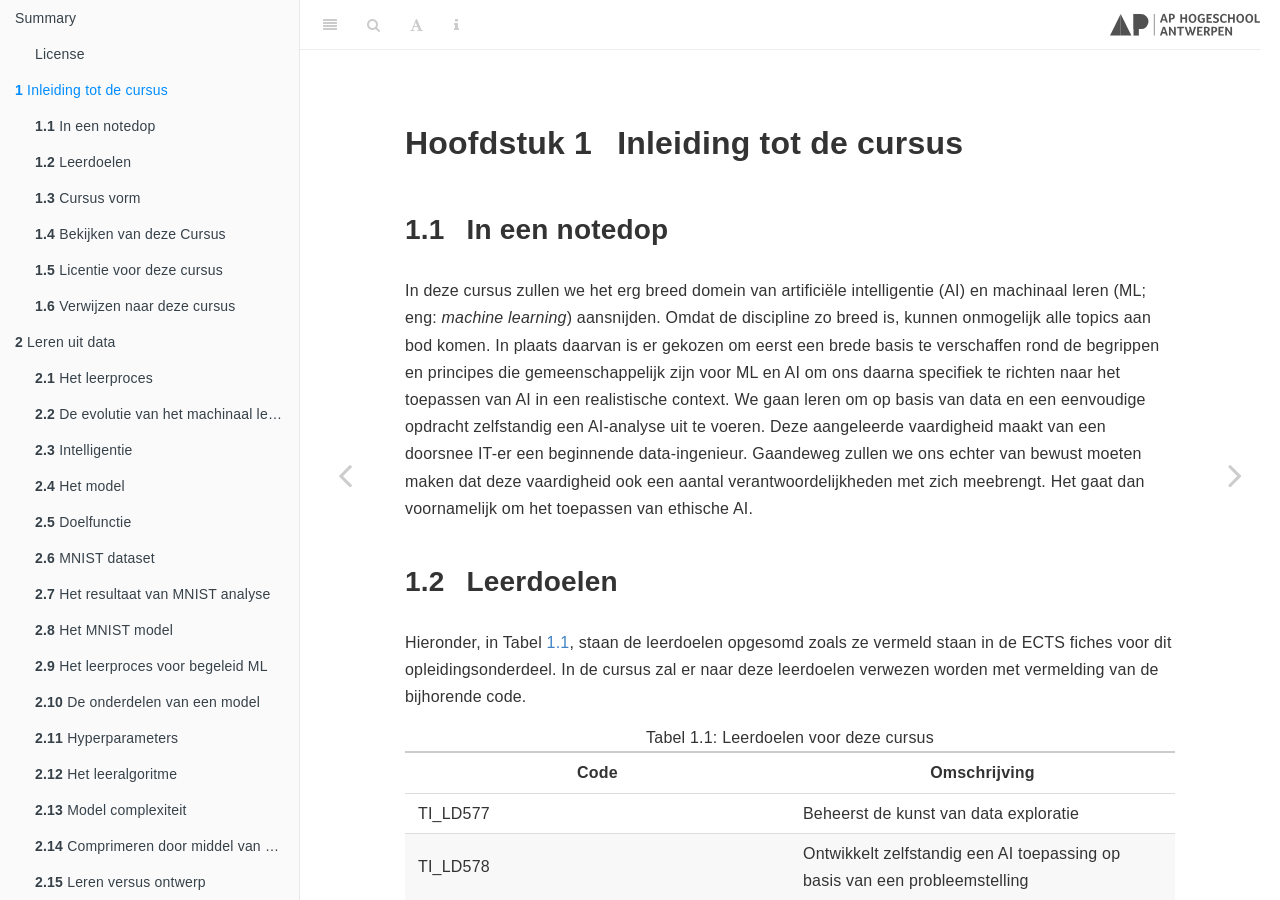
<file: inleiding-tot-de-cursus.html>
<!DOCTYPE html>
<html lang="" xml:lang="">
<head>

  <meta charset="utf-8" />
  <meta http-equiv="X-UA-Compatible" content="IE=edge" />
  <title>Hoofdstuk 1 Inleiding tot de cursus | References</title>
  <meta name="description" content="AI Principles course at the AP University College." />
  <meta name="generator" content="bookdown 0.21 and GitBook 2.6.7" />

  <meta property="og:title" content="Hoofdstuk 1 Inleiding tot de cursus | References" />
  <meta property="og:type" content="book" />
  
  
  <meta property="og:description" content="AI Principles course at the AP University College." />
  

  <meta name="twitter:card" content="summary" />
  <meta name="twitter:title" content="Hoofdstuk 1 Inleiding tot de cursus | References" />
  
  <meta name="twitter:description" content="AI Principles course at the AP University College." />
  

<meta name="author" content="David D’Haese" />



  <meta name="viewport" content="width=device-width, initial-scale=1" />
  <meta name="apple-mobile-web-app-capable" content="yes" />
  <meta name="apple-mobile-web-app-status-bar-style" content="black" />
  
  <link rel="shortcut icon" href="img/favicon.ico" type="image/x-icon" />
<link rel="prev" href="index.html"/>
<link rel="next" href="leren-uit-data.html"/>
<script src="libs/header-attrs-2.7/header-attrs.js"></script>
<script src="libs/jquery-2.2.3/jquery.min.js"></script>
<link href="libs/gitbook-2.6.7/css/style.css" rel="stylesheet" />
<link href="libs/gitbook-2.6.7/css/plugin-table.css" rel="stylesheet" />
<link href="libs/gitbook-2.6.7/css/plugin-bookdown.css" rel="stylesheet" />
<link href="libs/gitbook-2.6.7/css/plugin-highlight.css" rel="stylesheet" />
<link href="libs/gitbook-2.6.7/css/plugin-search.css" rel="stylesheet" />
<link href="libs/gitbook-2.6.7/css/plugin-fontsettings.css" rel="stylesheet" />
<link href="libs/gitbook-2.6.7/css/plugin-clipboard.css" rel="stylesheet" />











<style type="text/css">
pre > code.sourceCode { white-space: pre; position: relative; }
pre > code.sourceCode > span { display: inline-block; line-height: 1.25; }
pre > code.sourceCode > span:empty { height: 1.2em; }
.sourceCode { overflow: visible; }
code.sourceCode > span { color: inherit; text-decoration: inherit; }
pre.sourceCode { margin: 0; }
@media screen {
div.sourceCode { overflow: auto; }
}
@media print {
pre > code.sourceCode { white-space: pre-wrap; }
pre > code.sourceCode > span { text-indent: -5em; padding-left: 5em; }
}
pre.numberSource code
  { counter-reset: source-line 0; }
pre.numberSource code > span
  { position: relative; left: -4em; counter-increment: source-line; }
pre.numberSource code > span > a:first-child::before
  { content: counter(source-line);
    position: relative; left: -1em; text-align: right; vertical-align: baseline;
    border: none; display: inline-block;
    -webkit-touch-callout: none; -webkit-user-select: none;
    -khtml-user-select: none; -moz-user-select: none;
    -ms-user-select: none; user-select: none;
    padding: 0 4px; width: 4em;
    color: #aaaaaa;
  }
pre.numberSource { margin-left: 3em; border-left: 1px solid #aaaaaa;  padding-left: 4px; }
div.sourceCode
  {   }
@media screen {
pre > code.sourceCode > span > a:first-child::before { text-decoration: underline; }
}
code span.al { color: #ff0000; font-weight: bold; } /* Alert */
code span.an { color: #60a0b0; font-weight: bold; font-style: italic; } /* Annotation */
code span.at { color: #7d9029; } /* Attribute */
code span.bn { color: #40a070; } /* BaseN */
code span.bu { } /* BuiltIn */
code span.cf { color: #007020; font-weight: bold; } /* ControlFlow */
code span.ch { color: #4070a0; } /* Char */
code span.cn { color: #880000; } /* Constant */
code span.co { color: #60a0b0; font-style: italic; } /* Comment */
code span.cv { color: #60a0b0; font-weight: bold; font-style: italic; } /* CommentVar */
code span.do { color: #ba2121; font-style: italic; } /* Documentation */
code span.dt { color: #902000; } /* DataType */
code span.dv { color: #40a070; } /* DecVal */
code span.er { color: #ff0000; font-weight: bold; } /* Error */
code span.ex { } /* Extension */
code span.fl { color: #40a070; } /* Float */
code span.fu { color: #06287e; } /* Function */
code span.im { } /* Import */
code span.in { color: #60a0b0; font-weight: bold; font-style: italic; } /* Information */
code span.kw { color: #007020; font-weight: bold; } /* Keyword */
code span.op { color: #666666; } /* Operator */
code span.ot { color: #007020; } /* Other */
code span.pp { color: #bc7a00; } /* Preprocessor */
code span.sc { color: #4070a0; } /* SpecialChar */
code span.ss { color: #bb6688; } /* SpecialString */
code span.st { color: #4070a0; } /* String */
code span.va { color: #19177c; } /* Variable */
code span.vs { color: #4070a0; } /* VerbatimString */
code span.wa { color: #60a0b0; font-weight: bold; font-style: italic; } /* Warning */
</style>

<link rel="stylesheet" href="css/course.css" type="text/css" />
</head>

<body>



  <div class="book without-animation with-summary font-size-2 font-family-1" data-basepath=".">

    <div class="book-summary">
      <nav role="navigation">

<ul class="summary">
<li class="chapter" data-level="" data-path="index.html"><a href="index.html"><i class="fa fa-check"></i>Summary</a>
<ul>
<li class="chapter" data-level="" data-path="index.html"><a href="index.html#license"><i class="fa fa-check"></i>License</a></li>
</ul></li>
<li class="chapter" data-level="1" data-path="inleiding-tot-de-cursus.html"><a href="inleiding-tot-de-cursus.html"><i class="fa fa-check"></i><b>1</b> Inleiding tot de cursus</a>
<ul>
<li class="chapter" data-level="1.1" data-path="inleiding-tot-de-cursus.html"><a href="inleiding-tot-de-cursus.html#in-een-notedop"><i class="fa fa-check"></i><b>1.1</b> In een notedop</a></li>
<li class="chapter" data-level="1.2" data-path="inleiding-tot-de-cursus.html"><a href="inleiding-tot-de-cursus.html#leerdoelen"><i class="fa fa-check"></i><b>1.2</b> Leerdoelen</a></li>
<li class="chapter" data-level="1.3" data-path="inleiding-tot-de-cursus.html"><a href="inleiding-tot-de-cursus.html#cursus-vorm"><i class="fa fa-check"></i><b>1.3</b> Cursus vorm</a></li>
<li class="chapter" data-level="1.4" data-path="inleiding-tot-de-cursus.html"><a href="inleiding-tot-de-cursus.html#bekijken-van-deze-cursus"><i class="fa fa-check"></i><b>1.4</b> Bekijken van deze Cursus</a></li>
<li class="chapter" data-level="1.5" data-path="inleiding-tot-de-cursus.html"><a href="inleiding-tot-de-cursus.html#licentie-voor-deze-cursus"><i class="fa fa-check"></i><b>1.5</b> Licentie voor deze cursus</a></li>
<li class="chapter" data-level="1.6" data-path="inleiding-tot-de-cursus.html"><a href="inleiding-tot-de-cursus.html#verwijzen-naar-deze-cursus"><i class="fa fa-check"></i><b>1.6</b> Verwijzen naar deze cursus</a></li>
</ul></li>
<li class="chapter" data-level="2" data-path="leren-uit-data.html"><a href="leren-uit-data.html"><i class="fa fa-check"></i><b>2</b> Leren uit data</a>
<ul>
<li class="chapter" data-level="2.1" data-path="leren-uit-data.html"><a href="leren-uit-data.html#het-leerproces"><i class="fa fa-check"></i><b>2.1</b> Het leerproces</a></li>
<li class="chapter" data-level="2.2" data-path="leren-uit-data.html"><a href="leren-uit-data.html#de-evolutie-van-het-machinaal-leren"><i class="fa fa-check"></i><b>2.2</b> De evolutie van het machinaal leren</a></li>
<li class="chapter" data-level="2.3" data-path="leren-uit-data.html"><a href="leren-uit-data.html#intelligentie"><i class="fa fa-check"></i><b>2.3</b> Intelligentie</a></li>
<li class="chapter" data-level="2.4" data-path="leren-uit-data.html"><a href="leren-uit-data.html#het-model"><i class="fa fa-check"></i><b>2.4</b> Het model</a></li>
<li class="chapter" data-level="2.5" data-path="leren-uit-data.html"><a href="leren-uit-data.html#doelfunctie"><i class="fa fa-check"></i><b>2.5</b> Doelfunctie</a></li>
<li class="chapter" data-level="2.6" data-path="leren-uit-data.html"><a href="leren-uit-data.html#mnist-dataset"><i class="fa fa-check"></i><b>2.6</b> MNIST dataset</a></li>
<li class="chapter" data-level="2.7" data-path="leren-uit-data.html"><a href="leren-uit-data.html#het-resultaat-van-mnist-analyse"><i class="fa fa-check"></i><b>2.7</b> Het resultaat van MNIST analyse</a></li>
<li class="chapter" data-level="2.8" data-path="leren-uit-data.html"><a href="leren-uit-data.html#het-mnist-model"><i class="fa fa-check"></i><b>2.8</b> Het MNIST model</a></li>
<li class="chapter" data-level="2.9" data-path="leren-uit-data.html"><a href="leren-uit-data.html#het-leerproces-voor-begeleid-ml"><i class="fa fa-check"></i><b>2.9</b> Het leerproces voor begeleid ML</a></li>
<li class="chapter" data-level="2.10" data-path="leren-uit-data.html"><a href="leren-uit-data.html#de-onderdelen-van-een-model"><i class="fa fa-check"></i><b>2.10</b> De onderdelen van een model</a></li>
<li class="chapter" data-level="2.11" data-path="leren-uit-data.html"><a href="leren-uit-data.html#hyperparameters"><i class="fa fa-check"></i><b>2.11</b> Hyperparameters</a></li>
<li class="chapter" data-level="2.12" data-path="leren-uit-data.html"><a href="leren-uit-data.html#het-leeralgoritme"><i class="fa fa-check"></i><b>2.12</b> Het leeralgoritme</a></li>
<li class="chapter" data-level="2.13" data-path="leren-uit-data.html"><a href="leren-uit-data.html#model-complexiteit"><i class="fa fa-check"></i><b>2.13</b> Model complexiteit</a></li>
<li class="chapter" data-level="2.14" data-path="leren-uit-data.html"><a href="leren-uit-data.html#comprimeren-door-middel-van-een-ml-model"><i class="fa fa-check"></i><b>2.14</b> Comprimeren door middel van een ML model</a></li>
<li class="chapter" data-level="2.15" data-path="leren-uit-data.html"><a href="leren-uit-data.html#leren-versus-ontwerp"><i class="fa fa-check"></i><b>2.15</b> Leren versus ontwerp</a></li>
<li class="chapter" data-level="2.16" data-path="leren-uit-data.html"><a href="leren-uit-data.html#leren-versus-onthouden-en-inferentie"><i class="fa fa-check"></i><b>2.16</b> Leren versus onthouden en inferentie</a></li>
<li class="chapter" data-level="2.17" data-path="leren-uit-data.html"><a href="leren-uit-data.html#onbegeleid-ml"><i class="fa fa-check"></i><b>2.17</b> Onbegeleid ML</a></li>
<li class="chapter" data-level="2.18" data-path="leren-uit-data.html"><a href="leren-uit-data.html#conditionering"><i class="fa fa-check"></i><b>2.18</b> Conditionering</a></li>
</ul></li>
<li class="chapter" data-level="3" data-path="data.html"><a href="data.html"><i class="fa fa-check"></i><b>3</b> Data</a>
<ul>
<li class="chapter" data-level="3.1" data-path="data.html"><a href="data.html#data-voor-ml"><i class="fa fa-check"></i><b>3.1</b> Data voor ML</a></li>
<li class="chapter" data-level="3.2" data-path="data.html"><a href="data.html#wat-is-data"><i class="fa fa-check"></i><b>3.2</b> Wat is data</a></li>
<li class="chapter" data-level="3.3" data-path="data.html"><a href="data.html#soorten-data"><i class="fa fa-check"></i><b>3.3</b> Soorten data</a></li>
<li class="chapter" data-level="3.4" data-path="data.html"><a href="data.html#externe-databronnen"><i class="fa fa-check"></i><b>3.4</b> Externe databronnen</a></li>
<li class="chapter" data-level="3.5" data-path="data.html"><a href="data.html#data-genereren"><i class="fa fa-check"></i><b>3.5</b> Data Genereren</a></li>
<li class="chapter" data-level="3.6" data-path="data.html"><a href="data.html#de-analyse-dataset"><i class="fa fa-check"></i><b>3.6</b> De analyse dataset</a></li>
<li class="chapter" data-level="3.7" data-path="data.html"><a href="data.html#soorten-variabelen"><i class="fa fa-check"></i><b>3.7</b> Soorten variabelen</a></li>
<li class="chapter" data-level="3.8" data-path="data.html"><a href="data.html#eng-nominal-scale-data"><i class="fa fa-check"></i><b>3.8</b> (Eng) Nominal-Scale Data</a></li>
<li class="chapter" data-level="3.9" data-path="data.html"><a href="data.html#eng-dummy-variables"><i class="fa fa-check"></i><b>3.9</b> (Eng) Dummy Variables</a></li>
<li class="chapter" data-level="3.10" data-path="data.html"><a href="data.html#eng-ordinal-scale-data"><i class="fa fa-check"></i><b>3.10</b> (Eng) Ordinal-Scale Data</a></li>
<li class="chapter" data-level="3.11" data-path="data.html"><a href="data.html#eng-circular-scale"><i class="fa fa-check"></i><b>3.11</b> (Eng) Circular-Scale</a></li>
<li class="chapter" data-level="3.12" data-path="data.html"><a href="data.html#eng-censoring"><i class="fa fa-check"></i><b>3.12</b> (Eng) Censoring</a></li>
<li class="chapter" data-level="3.13" data-path="data.html"><a href="data.html#tijd-en-ruimte"><i class="fa fa-check"></i><b>3.13</b> Tijd en ruimte</a></li>
<li class="chapter" data-level="3.14" data-path="data.html"><a href="data.html#toegang-tot-data"><i class="fa fa-check"></i><b>3.14</b> Toegang tot data</a></li>
<li class="chapter" data-level="3.15" data-path="data.html"><a href="data.html#het-codeboek"><i class="fa fa-check"></i><b>3.15</b> Het codeboek</a></li>
</ul></li>
<li class="chapter" data-level="4" data-path="data-exploratie.html"><a href="data-exploratie.html"><i class="fa fa-check"></i><b>4</b> Data exploratie</a>
<ul>
<li class="chapter" data-level="4.1" data-path="data-exploratie.html"><a href="data-exploratie.html#principes-van-data-exploratie"><i class="fa fa-check"></i><b>4.1</b> Principes van data exploratie</a></li>
<li class="chapter" data-level="4.2" data-path="data-exploratie.html"><a href="data-exploratie.html#stappen-in-data-exploratie"><i class="fa fa-check"></i><b>4.2</b> Stappen in data exploratie</a></li>
<li class="chapter" data-level="4.3" data-path="data-exploratie.html"><a href="data-exploratie.html#voorbeeld-data-exploratie"><i class="fa fa-check"></i><b>4.3</b> Voorbeeld data exploratie</a></li>
<li class="chapter" data-level="4.4" data-path="data-exploratie.html"><a href="data-exploratie.html#univariate-verdelingen"><i class="fa fa-check"></i><b>4.4</b> Univariate verdelingen</a></li>
<li class="chapter" data-level="4.5" data-path="data-exploratie.html"><a href="data-exploratie.html#correlatie-tussen-twee-variabelen"><i class="fa fa-check"></i><b>4.5</b> Correlatie tussen twee variabelen</a></li>
</ul></li>
<li class="chapter" data-level="5" data-path="manipuleren-van-data.html"><a href="manipuleren-van-data.html"><i class="fa fa-check"></i><b>5</b> Manipuleren van data</a>
<ul>
<li class="chapter" data-level="5.1" data-path="manipuleren-van-data.html"><a href="manipuleren-van-data.html#kort-overzicht-van-de-manipulaties"><i class="fa fa-check"></i><b>5.1</b> Kort overzicht van de manipulaties</a>
<ul>
<li class="chapter" data-level="5.1.1" data-path="manipuleren-van-data.html"><a href="manipuleren-van-data.html#filteren-en-versnijden"><i class="fa fa-check"></i><b>5.1.1</b> Filteren en versnijden</a></li>
<li class="chapter" data-level="5.1.2" data-path="manipuleren-van-data.html"><a href="manipuleren-van-data.html#booleaans-masker"><i class="fa fa-check"></i><b>5.1.2</b> Booleaans masker</a></li>
<li class="chapter" data-level="5.1.3" data-path="manipuleren-van-data.html"><a href="manipuleren-van-data.html#eng.-grouping-and-aggregation"><i class="fa fa-check"></i><b>5.1.3</b> (Eng.) Grouping and Aggregation</a></li>
<li class="chapter" data-level="5.1.4" data-path="manipuleren-van-data.html"><a href="manipuleren-van-data.html#eng.-transforming-text"><i class="fa fa-check"></i><b>5.1.4</b> (Eng.) Transforming text</a></li>
<li class="chapter" data-level="5.1.5" data-path="manipuleren-van-data.html"><a href="manipuleren-van-data.html#eng.-re-scaling-numerical-values"><i class="fa fa-check"></i><b>5.1.5</b> (Eng.) Re-Scaling Numerical Values</a></li>
<li class="chapter" data-level="5.1.6" data-path="manipuleren-van-data.html"><a href="manipuleren-van-data.html#eng.-discretizations"><i class="fa fa-check"></i><b>5.1.6</b> (Eng.) Discretizations</a></li>
<li class="chapter" data-level="5.1.7" data-path="manipuleren-van-data.html"><a href="manipuleren-van-data.html#eng.-information-content"><i class="fa fa-check"></i><b>5.1.7</b> (Eng.) Information Content</a></li>
<li class="chapter" data-level="5.1.8" data-path="manipuleren-van-data.html"><a href="manipuleren-van-data.html#eng.-reformatting-type-conversion-casting-or-coercion"><i class="fa fa-check"></i><b>5.1.8</b> (Eng.) Reformatting, Type Conversion, Casting or Coercion</a></li>
<li class="chapter" data-level="5.1.9" data-path="manipuleren-van-data.html"><a href="manipuleren-van-data.html#eng.-changing-numerical-values"><i class="fa fa-check"></i><b>5.1.9</b> (Eng.) Changing numerical Values</a></li>
</ul></li>
<li class="chapter" data-level="5.2" data-path="manipuleren-van-data.html"><a href="manipuleren-van-data.html#eng.-changing-category-names"><i class="fa fa-check"></i><b>5.2</b> (Eng.) Changing Category Names</a></li>
<li class="chapter" data-level="5.3" data-path="manipuleren-van-data.html"><a href="manipuleren-van-data.html#eng.-imputation"><i class="fa fa-check"></i><b>5.3</b> (Eng.) Imputation</a></li>
<li class="chapter" data-level="5.4" data-path="manipuleren-van-data.html"><a href="manipuleren-van-data.html#onbehandeld"><i class="fa fa-check"></i><b>5.4</b> Onbehandeld</a></li>
</ul></li>
<li class="chapter" data-level="6" data-path="trainen-en-testen.html"><a href="trainen-en-testen.html"><i class="fa fa-check"></i><b>6</b> Trainen en testen</a>
<ul>
<li class="chapter" data-level="6.1" data-path="trainen-en-testen.html"><a href="trainen-en-testen.html#leren-leven-met-de-onzekerheid"><i class="fa fa-check"></i><b>6.1</b> Leren leven met de onzekerheid</a></li>
<li class="chapter" data-level="6.2" data-path="trainen-en-testen.html"><a href="trainen-en-testen.html#meten-van-de-prestatie-van-een-model"><i class="fa fa-check"></i><b>6.2</b> Meten van de prestatie van een model</a></li>
<li class="chapter" data-level="6.3" data-path="trainen-en-testen.html"><a href="trainen-en-testen.html#training--validatie--en-test-set"><i class="fa fa-check"></i><b>6.3</b> Training-, validatie- en test-set</a></li>
<li class="chapter" data-level="6.4" data-path="trainen-en-testen.html"><a href="trainen-en-testen.html#cross-validatie"><i class="fa fa-check"></i><b>6.4</b> Cross-validatie</a></li>
<li class="chapter" data-level="6.5" data-path="trainen-en-testen.html"><a href="trainen-en-testen.html#werkstroom-deep-learning"><i class="fa fa-check"></i><b>6.5</b> Werkstroom deep learning</a></li>
<li class="chapter" data-level="6.6" data-path="trainen-en-testen.html"><a href="trainen-en-testen.html#data-lekkage"><i class="fa fa-check"></i><b>6.6</b> Data lekkage</a></li>
</ul></li>
<li class="chapter" data-level="" data-path="bronvermelding.html"><a href="bronvermelding.html"><i class="fa fa-check"></i>Bronvermelding</a></li>
</ul>

      </nav>
    </div>

    <div class="book-body">
      <div class="body-inner">
        <div class="book-header" role="navigation">
          <h1>
            <i class="fa fa-circle-o-notch fa-spin"></i><a href="./">References</a>
          </h1>
        </div>

        <div class="page-wrapper" tabindex="-1" role="main">
          <div class="page-inner">

            <section class="normal" id="section-">
<div id="inleiding-tot-de-cursus" class="section level1" number="1">
<h1><span class="header-section-number">Hoofdstuk 1</span> Inleiding tot de cursus</h1>
<div id="in-een-notedop" class="section level2" number="1.1">
<h2><span class="header-section-number">1.1</span> In een notedop</h2>
<p>In deze cursus zullen we het erg breed domein van artificiële intelligentie (AI) en machinaal leren (ML; eng: <em>machine learning</em>) aansnijden. Omdat de discipline zo breed is, kunnen onmogelijk alle topics aan bod komen. In plaats daarvan is er gekozen om eerst een brede basis te verschaffen rond de begrippen en principes die gemeenschappelijk zijn voor ML en AI om ons daarna specifiek te richten naar het toepassen van AI in een realistische context. We gaan leren om op basis van data en een eenvoudige opdracht zelfstandig een AI-analyse uit te voeren. Deze aangeleerde vaardigheid maakt van een doorsnee IT-er een beginnende data-ingenieur. Gaandeweg zullen we ons echter van bewust moeten maken dat deze vaardigheid ook een aantal verantwoordelijkheden met zich meebrengt. Het gaat dan voornamelijk om het toepassen van ethische AI.</p>
</div>
<div id="leerdoelen" class="section level2" number="1.2">
<h2><span class="header-section-number">1.2</span> Leerdoelen</h2>
<p>Hieronder, in Tabel <a href="inleiding-tot-de-cursus.html#tab:leerdoelen">1.1</a>, staan de leerdoelen opgesomd zoals ze vermeld staan in de ECTS fiches voor dit opleidingsonderdeel. In de cursus zal er naar deze leerdoelen verwezen worden met vermelding van de bijhorende code.</p>
<table>
<caption><span id="tab:leerdoelen">Tabel 1.1: </span> Leerdoelen voor deze cursus</caption>
<colgroup>
<col width="50%" />
<col width="50%" />
</colgroup>
<thead>
<tr class="header">
<th>Code</th>
<th>Omschrijving</th>
</tr>
</thead>
<tbody>
<tr class="odd">
<td>TI_LD577</td>
<td>Beheerst de kunst van data exploratie</td>
</tr>
<tr class="even">
<td>TI_LD578</td>
<td>Ontwikkelt zelfstandig een AI toepassing op basis van een probleemstelling</td>
</tr>
<tr class="odd">
<td>TI_LD579</td>
<td>Rolt een ontwikkelde AI toepassing uit</td>
</tr>
<tr class="even">
<td>TI_LD580</td>
<td>Rapporteert op correcte wijze over de onzekerheden van een AI oplossing</td>
</tr>
<tr class="odd">
<td>TI_LD581</td>
<td>Past de principes toe van Explainable AI</td>
</tr>
<tr class="even">
<td>TI_LD582</td>
<td>Beheerst minstens vijf verschillende ML-algoritmen</td>
</tr>
<tr class="odd">
<td>TI_LD583</td>
<td>Past de regels rond privacy-bescherming en ethical AI toe</td>
</tr>
<tr class="even">
<td>TI_LD584</td>
<td>Gebruikt pipelines in een AI oplossing</td>
</tr>
<tr class="odd">
<td>TI_LD585</td>
<td>Visualiseert complexe data op correcte en verhelderende wijze</td>
</tr>
<tr class="even">
<td>TI_LD586</td>
<td>Past het principe van ensemble learning toe</td>
</tr>
<tr class="odd">
<td>TI_LD587</td>
<td>Configureert een ML algoritme op correcte wijze op basis van de documentatie</td>
</tr>
<tr class="even">
<td>TI_LD588</td>
<td>Bouwt een bibliotheek met meest frequent gebruikte functies</td>
</tr>
</tbody>
</table>
</div>
<div id="cursus-vorm" class="section level2" number="1.3">
<h2><span class="header-section-number">1.3</span> Cursus vorm</h2>
<p>Deze cursus is geschreven in een versie van Markdown. Markdown is een familie van zogenaamde opmaaktalen (eng: <em>mark-up languages</em>) die ervoor zorgen dat inhoud van het document in verscheidene formaten weergegeven kan worden: PDF, HTML, …. Het loskoppelen van inhoud betekent enerzijds dat de auteur zich kan focusseren op de inhoud in plaats van de vorm. Anderzijds betekent het dat de lezer in staat is om de vorm van de uitvoer te bepalen, bijvoorbeeld, beter leesbaarheid, donkere achtergrond, …. Voor meer technische documenten biedt Markdown nog veel belangrijkere voordelen. Het maakt het mogelijk om code in de ene of andere taal tussen de lyrische tekst te plaatsen en uit te voeren. Met de juiste IDE (Integrated Development Environment), betekent dit dat de auteur én de lezer in staat zijn om in meerdere programmeertalen tegelijkertijd te werken!</p>
<div class="figure"><span id="fig:markdown"></span>
<img src="img/markdown.png" alt="Werking van Markdown. De platte tekst (links) wordt omgezet naar een ander formaat (rechts; hier HTML) door een externe tool als Pandoc. Stijl-regels worden hier automatisch uitgevoerd maar de auteur heeft de mogelijkheid ook deze in detail te configureren. Naast het scheiden van vormgeving en inhoud (hetgeen een merkelijke efficiëntie verbetering met zich meebrengt) ondersteund R Markdown ook meertaligheid, i.e. meerdere programmeertalen in één document. Tussen een aantal talen is er zelfs wederzijdse uitwisseling mogelijk van de actieve variabelen (zie oranje markeringen met pijl). Het voorbeeld met de Mandelbrot fractaal is afkomstig van Li 2017, waarvan de GitHub repository een bondige beschrijving geeft van de Mandelbrot verzameling (eng: Mandelbrot set) met een test die de performantie-winst van Julia t.o.v. R onderzoekt." width="666" />
<p class="caption">
Figuur 1.1: Werking van Markdown. De platte tekst (links) wordt omgezet naar een ander formaat (rechts; hier HTML) door een externe tool als <a href="https://pandoc.org/">Pandoc</a>. Stijl-regels worden hier automatisch uitgevoerd maar de auteur heeft de mogelijkheid ook deze in detail te configureren. Naast het scheiden van vormgeving en inhoud (hetgeen een merkelijke efficiëntie verbetering met zich meebrengt) ondersteund <a href="https://rmarkdown.rstudio.com/">R Markdown</a> ook meertaligheid, i.e. meerdere programmeertalen in één document. Tussen een aantal talen is er zelfs wederzijdse uitwisseling mogelijk van de actieve variabelen (zie oranje markeringen met pijl). Het voorbeeld met de Mandelbrot fractaal is afkomstig van <span class="citation"><a href="bronvermelding.html#ref-mandelbrotjulia" role="doc-biblioref">Li</a> <a href="bronvermelding.html#ref-mandelbrotjulia" role="doc-biblioref">2017</a></span>, waarvan de GitHub repository een bondige beschrijving geeft van de Mandelbrot verzameling (eng: <em>Mandelbrot set</em>) met een test die de performantie-winst van Julia t.o.v. R onderzoekt.
</p>
</div>

</div>
<div id="bekijken-van-deze-cursus" class="section level2" number="1.4">
<h2><span class="header-section-number">1.4</span> Bekijken van deze Cursus</h2>
<p>Deze cursus kan je het best bekijken door gebruik te maken van je browser. Voor een betere ervaring zijn je de browser het best op volledig scherm. Er is een sneltoets om wisselen tussen gewoon en volledig-scherm modus (Chrome, Firefox: <code>F11</code>, Safari: <code>Control + ⌘ + F</code>). Heb je meerdere tabs open en vind je het vervelend navigeren in volledig-scherm-modus, is er voor Chrome een leuke extension: <a href="https://chrome.google.com/webstore/detail/quickey-%E2%80%93-the-quick-tab-s/ldlghkoiihaelfnggonhjnfiabmaficg">QuicKey.</a>.</p>
</div>
<div id="licentie-voor-deze-cursus" class="section level2" number="1.5">
<h2><span class="header-section-number">1.5</span> Licentie & gebruiksvoorwaarden voor deze cursus</h2>
<p>De inhoud van deze cursus, inclusief al het lesmateriaal, de structuur en eventuele bijbehorende broncode, is beschermd door het auteursrecht. Dit werk valt niet onder een open source-licentie.</p>
<table>
<thead>
<tr class="header">
<th>Je mag…</th>
<th>Onder voorwaarde dat…</th>
<th>Je mag niet…</th>
</tr>
</thead>
<tbody>
<tr class="odd">
<td><span title="Het materiaal mag bekeken worden voor educatieve doeleinden.">Het materiaal bekijken voor educatieve doeleinden</span></td>
<td><span title="Het materiaal mag alleen worden gebruikt in zijn originele vorm en context.">Alleen in de originele vorm en context</span></td>
<td><span title="Het is niet toegestaan dit project of delen ervan te kopiëren, forken of herverdelen.">Dit project of delen ervan kopiëren, forken of verspreiden</span></td>
</tr>
<tr class="even">
<td><span title="Ideeën uit het materiaal mogen worden gebruikt voor persoonlijke leerdoeleinden.">Ideeën gebruiken voor persoonlijke leerdoeleinden</span></td>
<td><span title="Verwijzing naar de auteur is verplicht indien inhoud wordt geciteerd.">Met bronvermelding indien geciteerd</span></td>
<td><span title="Het is niet toegestaan om materiaal te wijzigen of opnieuw te publiceren zonder schriftelijke toestemming.">Inhoud wijzigen of herpubliceren zonder schriftelijke toestemming</span></td>
</tr>
<tr class="odd">
<td><span title="Toestemming voor hergebruik kan worden aangevraagd.">Toestemming vragen voor hergebruik</span></td>
<td><span title="Toestemming moet uitdrukkelijk en schriftelijk worden verleend.">Moet expliciet schriftelijk worden toegestaan</span></td>
<td><span title="Het materiaal mag niet worden geüpload naar andere platformen of als eigen werk worden gepresenteerd.">Uploaden naar andere platformen of auteurschap claimen</span></td>
</tr>
</tbody>
</table>
</div>
<div id="verwijzen-naar-deze-cursus" class="section level2" number="1.6">
<h2><span class="header-section-number">1.6</span> Verwijzen naar deze cursus</h2>
<p><em><a href="http://www.bibtex.org/">Bibtex-formaat</a>:</em></p>
<code>
@online{dhaese2020ai-principles,<br>
    author = {Haddouchi, Hassan},<br>
    title = “ML-Principles,”<br>
    year = “2025,”<br>
    url = “<a href="https://hascodi.github.io/Course_AI-Principles/" class="uri">https://hascodi.github.io/Course_AI-Principles/</a>,”<br>
    note = "[Online; accessed <span>
<script> document.write(new Date().toISOString().substring(0, 10) + ']"');</script>
<p></span>  }
</code></p>
<p><em><a href="https://apastyle.apa.org/">APA-formaat</a>:</em></p>
Haddouchi, H., 2025. ML Principles [WWW Document] [Online; accessed
<script> document.write(new Date().toISOString().substring(0, 10) + ']"');</script>
<p>]. URL <a href="https://hascodi.github.io/Course_AI-Principles/" class="uri">https://hascodi.github.io/Course_AI-Principles/</a></p>

</div>
</div>
            </section>

          </div>
        </div>
      </div>
<a href="index.html" class="navigation navigation-prev " aria-label="Previous page"><i class="fa fa-angle-left"></i></a>
<a href="leren-uit-data.html" class="navigation navigation-next " aria-label="Next page"><i class="fa fa-angle-right"></i></a>
    </div>
  </div>
<script src="libs/gitbook-2.6.7/js/app.min.js"></script>
<script src="libs/gitbook-2.6.7/js/lunr.js"></script>
<script src="libs/gitbook-2.6.7/js/clipboard.min.js"></script>
<script src="libs/gitbook-2.6.7/js/plugin-search.js"></script>
<script src="libs/gitbook-2.6.7/js/plugin-sharing.js"></script>
<script src="libs/gitbook-2.6.7/js/plugin-fontsettings.js"></script>
<script src="libs/gitbook-2.6.7/js/plugin-bookdown.js"></script>
<script src="libs/gitbook-2.6.7/js/jquery.highlight.js"></script>
<script src="libs/gitbook-2.6.7/js/plugin-clipboard.js"></script>
<script>
gitbook.require(["gitbook"], function(gitbook) {
gitbook.start({
"sharing": false,
"fontsettings": {
"theme": "white",
"family": "sans",
"size": 2
},
"edit": {
"link": null,
"text": null
},
"history": {
"link": null,
"text": null
},
"view": {
"link": null,
"text": null
},
"download": null,
"toc": {
"collapse": "subsection"
}
});
});
</script>

<!-- dynamically load mathjax for compatibility with self-contained -->
<script>
  (function () {
    var script = document.createElement("script");
    script.type = "text/javascript";
    var src = "true";
    if (src === "" || src === "true") src = "https://mathjax.rstudio.com/latest/MathJax.js?config=TeX-MML-AM_CHTML";
    if (location.protocol !== "file:")
      if (/^https?:/.test(src))
        src = src.replace(/^https?:/, '');
    script.src = src;
    document.getElementsByTagName("head")[0].appendChild(script);
  })();
</script>
</body>

</html>
</file>
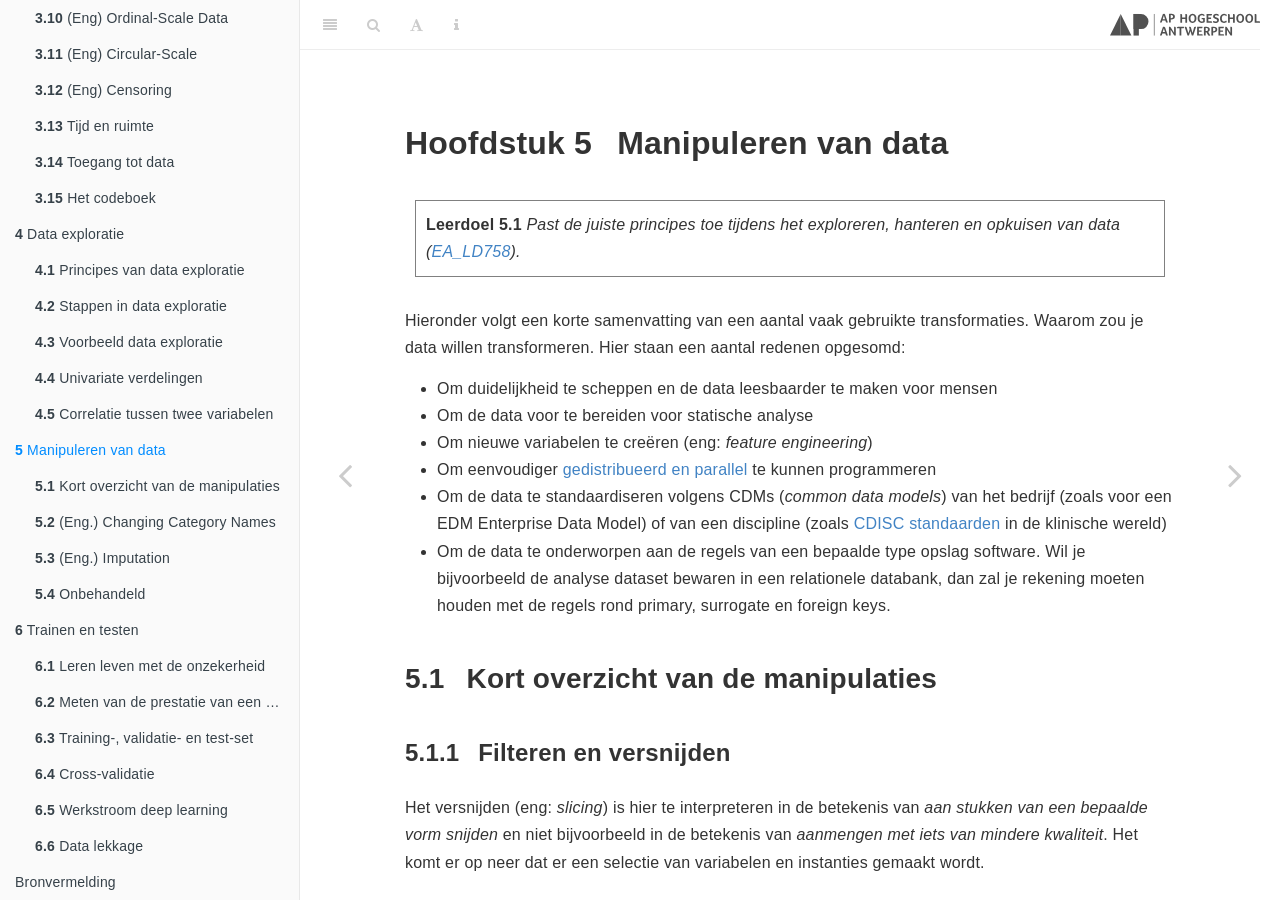
<file: manipuleren-van-data.html>
<!DOCTYPE html>
<html lang="" xml:lang="">
<head>

  <meta charset="utf-8" />
  <meta http-equiv="X-UA-Compatible" content="IE=edge" />
  <title>Hoofdstuk 5 Manipuleren van data | References</title>
  <meta name="description" content="AI Principles course at the AP University College." />
  <meta name="generator" content="bookdown 0.21 and GitBook 2.6.7" />

  <meta property="og:title" content="Hoofdstuk 5 Manipuleren van data | References" />
  <meta property="og:type" content="book" />
  
  
  <meta property="og:description" content="AI Principles course at the AP University College." />
  

  <meta name="twitter:card" content="summary" />
  <meta name="twitter:title" content="Hoofdstuk 5 Manipuleren van data | References" />
  
  <meta name="twitter:description" content="AI Principles course at the AP University College." />
  

<meta name="author" content="David D’Haese" />



  <meta name="viewport" content="width=device-width, initial-scale=1" />
  <meta name="apple-mobile-web-app-capable" content="yes" />
  <meta name="apple-mobile-web-app-status-bar-style" content="black" />
  
  <link rel="shortcut icon" href="img/favicon.ico" type="image/x-icon" />
<link rel="prev" href="data-exploratie.html"/>
<link rel="next" href="trainen-en-testen.html"/>
<script src="libs/header-attrs-2.7/header-attrs.js"></script>
<script src="libs/jquery-2.2.3/jquery.min.js"></script>
<link href="libs/gitbook-2.6.7/css/style.css" rel="stylesheet" />
<link href="libs/gitbook-2.6.7/css/plugin-table.css" rel="stylesheet" />
<link href="libs/gitbook-2.6.7/css/plugin-bookdown.css" rel="stylesheet" />
<link href="libs/gitbook-2.6.7/css/plugin-highlight.css" rel="stylesheet" />
<link href="libs/gitbook-2.6.7/css/plugin-search.css" rel="stylesheet" />
<link href="libs/gitbook-2.6.7/css/plugin-fontsettings.css" rel="stylesheet" />
<link href="libs/gitbook-2.6.7/css/plugin-clipboard.css" rel="stylesheet" />











<style type="text/css">
pre > code.sourceCode { white-space: pre; position: relative; }
pre > code.sourceCode > span { display: inline-block; line-height: 1.25; }
pre > code.sourceCode > span:empty { height: 1.2em; }
.sourceCode { overflow: visible; }
code.sourceCode > span { color: inherit; text-decoration: inherit; }
pre.sourceCode { margin: 0; }
@media screen {
div.sourceCode { overflow: auto; }
}
@media print {
pre > code.sourceCode { white-space: pre-wrap; }
pre > code.sourceCode > span { text-indent: -5em; padding-left: 5em; }
}
pre.numberSource code
  { counter-reset: source-line 0; }
pre.numberSource code > span
  { position: relative; left: -4em; counter-increment: source-line; }
pre.numberSource code > span > a:first-child::before
  { content: counter(source-line);
    position: relative; left: -1em; text-align: right; vertical-align: baseline;
    border: none; display: inline-block;
    -webkit-touch-callout: none; -webkit-user-select: none;
    -khtml-user-select: none; -moz-user-select: none;
    -ms-user-select: none; user-select: none;
    padding: 0 4px; width: 4em;
    color: #aaaaaa;
  }
pre.numberSource { margin-left: 3em; border-left: 1px solid #aaaaaa;  padding-left: 4px; }
div.sourceCode
  {   }
@media screen {
pre > code.sourceCode > span > a:first-child::before { text-decoration: underline; }
}
code span.al { color: #ff0000; font-weight: bold; } /* Alert */
code span.an { color: #60a0b0; font-weight: bold; font-style: italic; } /* Annotation */
code span.at { color: #7d9029; } /* Attribute */
code span.bn { color: #40a070; } /* BaseN */
code span.bu { } /* BuiltIn */
code span.cf { color: #007020; font-weight: bold; } /* ControlFlow */
code span.ch { color: #4070a0; } /* Char */
code span.cn { color: #880000; } /* Constant */
code span.co { color: #60a0b0; font-style: italic; } /* Comment */
code span.cv { color: #60a0b0; font-weight: bold; font-style: italic; } /* CommentVar */
code span.do { color: #ba2121; font-style: italic; } /* Documentation */
code span.dt { color: #902000; } /* DataType */
code span.dv { color: #40a070; } /* DecVal */
code span.er { color: #ff0000; font-weight: bold; } /* Error */
code span.ex { } /* Extension */
code span.fl { color: #40a070; } /* Float */
code span.fu { color: #06287e; } /* Function */
code span.im { } /* Import */
code span.in { color: #60a0b0; font-weight: bold; font-style: italic; } /* Information */
code span.kw { color: #007020; font-weight: bold; } /* Keyword */
code span.op { color: #666666; } /* Operator */
code span.ot { color: #007020; } /* Other */
code span.pp { color: #bc7a00; } /* Preprocessor */
code span.sc { color: #4070a0; } /* SpecialChar */
code span.ss { color: #bb6688; } /* SpecialString */
code span.st { color: #4070a0; } /* String */
code span.va { color: #19177c; } /* Variable */
code span.vs { color: #4070a0; } /* VerbatimString */
code span.wa { color: #60a0b0; font-weight: bold; font-style: italic; } /* Warning */
</style>

<link rel="stylesheet" href="css/course.css" type="text/css" />
</head>

<body>



  <div class="book without-animation with-summary font-size-2 font-family-1" data-basepath=".">

    <div class="book-summary">
      <nav role="navigation">

<ul class="summary">
<li class="chapter" data-level="" data-path="index.html"><a href="index.html"><i class="fa fa-check"></i>Summary</a>
<ul>
<li class="chapter" data-level="" data-path="index.html"><a href="index.html#license"><i class="fa fa-check"></i>License</a></li>
</ul></li>
<li class="chapter" data-level="1" data-path="inleiding-tot-de-cursus.html"><a href="inleiding-tot-de-cursus.html"><i class="fa fa-check"></i><b>1</b> Inleiding tot de cursus</a>
<ul>
<li class="chapter" data-level="1.1" data-path="inleiding-tot-de-cursus.html"><a href="inleiding-tot-de-cursus.html#in-een-notedop"><i class="fa fa-check"></i><b>1.1</b> In een notedop</a></li>
<li class="chapter" data-level="1.2" data-path="inleiding-tot-de-cursus.html"><a href="inleiding-tot-de-cursus.html#leerdoelen"><i class="fa fa-check"></i><b>1.2</b> Leerdoelen</a></li>
<li class="chapter" data-level="1.3" data-path="inleiding-tot-de-cursus.html"><a href="inleiding-tot-de-cursus.html#cursus-vorm"><i class="fa fa-check"></i><b>1.3</b> Cursus vorm</a></li>
<li class="chapter" data-level="1.4" data-path="inleiding-tot-de-cursus.html"><a href="inleiding-tot-de-cursus.html#bekijken-van-deze-cursus"><i class="fa fa-check"></i><b>1.4</b> Bekijken van deze Cursus</a></li>
<li class="chapter" data-level="1.5" data-path="inleiding-tot-de-cursus.html"><a href="inleiding-tot-de-cursus.html#licentie-voor-deze-cursus"><i class="fa fa-check"></i><b>1.5</b> Licentie voor deze cursus</a></li>
<li class="chapter" data-level="1.6" data-path="inleiding-tot-de-cursus.html"><a href="inleiding-tot-de-cursus.html#verwijzen-naar-deze-cursus"><i class="fa fa-check"></i><b>1.6</b> Verwijzen naar deze cursus</a></li>
</ul></li>
<li class="chapter" data-level="2" data-path="leren-uit-data.html"><a href="leren-uit-data.html"><i class="fa fa-check"></i><b>2</b> Leren uit data</a>
<ul>
<li class="chapter" data-level="2.1" data-path="leren-uit-data.html"><a href="leren-uit-data.html#het-leerproces"><i class="fa fa-check"></i><b>2.1</b> Het leerproces</a></li>
<li class="chapter" data-level="2.2" data-path="leren-uit-data.html"><a href="leren-uit-data.html#de-evolutie-van-het-machinaal-leren"><i class="fa fa-check"></i><b>2.2</b> De evolutie van het machinaal leren</a></li>
<li class="chapter" data-level="2.3" data-path="leren-uit-data.html"><a href="leren-uit-data.html#intelligentie"><i class="fa fa-check"></i><b>2.3</b> Intelligentie</a></li>
<li class="chapter" data-level="2.4" data-path="leren-uit-data.html"><a href="leren-uit-data.html#het-model"><i class="fa fa-check"></i><b>2.4</b> Het model</a></li>
<li class="chapter" data-level="2.5" data-path="leren-uit-data.html"><a href="leren-uit-data.html#doelfunctie"><i class="fa fa-check"></i><b>2.5</b> Doelfunctie</a></li>
<li class="chapter" data-level="2.6" data-path="leren-uit-data.html"><a href="leren-uit-data.html#mnist-dataset"><i class="fa fa-check"></i><b>2.6</b> MNIST dataset</a></li>
<li class="chapter" data-level="2.7" data-path="leren-uit-data.html"><a href="leren-uit-data.html#het-resultaat-van-mnist-analyse"><i class="fa fa-check"></i><b>2.7</b> Het resultaat van MNIST analyse</a></li>
<li class="chapter" data-level="2.8" data-path="leren-uit-data.html"><a href="leren-uit-data.html#het-mnist-model"><i class="fa fa-check"></i><b>2.8</b> Het MNIST model</a></li>
<li class="chapter" data-level="2.9" data-path="leren-uit-data.html"><a href="leren-uit-data.html#het-leerproces-voor-begeleid-ml"><i class="fa fa-check"></i><b>2.9</b> Het leerproces voor begeleid ML</a></li>
<li class="chapter" data-level="2.10" data-path="leren-uit-data.html"><a href="leren-uit-data.html#de-onderdelen-van-een-model"><i class="fa fa-check"></i><b>2.10</b> De onderdelen van een model</a></li>
<li class="chapter" data-level="2.11" data-path="leren-uit-data.html"><a href="leren-uit-data.html#hyperparameters"><i class="fa fa-check"></i><b>2.11</b> Hyperparameters</a></li>
<li class="chapter" data-level="2.12" data-path="leren-uit-data.html"><a href="leren-uit-data.html#het-leeralgoritme"><i class="fa fa-check"></i><b>2.12</b> Het leeralgoritme</a></li>
<li class="chapter" data-level="2.13" data-path="leren-uit-data.html"><a href="leren-uit-data.html#model-complexiteit"><i class="fa fa-check"></i><b>2.13</b> Model complexiteit</a></li>
<li class="chapter" data-level="2.14" data-path="leren-uit-data.html"><a href="leren-uit-data.html#comprimeren-door-middel-van-een-ml-model"><i class="fa fa-check"></i><b>2.14</b> Comprimeren door middel van een ML model</a></li>
<li class="chapter" data-level="2.15" data-path="leren-uit-data.html"><a href="leren-uit-data.html#leren-versus-ontwerp"><i class="fa fa-check"></i><b>2.15</b> Leren versus ontwerp</a></li>
<li class="chapter" data-level="2.16" data-path="leren-uit-data.html"><a href="leren-uit-data.html#leren-versus-onthouden-en-inferentie"><i class="fa fa-check"></i><b>2.16</b> Leren versus onthouden en inferentie</a></li>
<li class="chapter" data-level="2.17" data-path="leren-uit-data.html"><a href="leren-uit-data.html#onbegeleid-ml"><i class="fa fa-check"></i><b>2.17</b> Onbegeleid ML</a></li>
<li class="chapter" data-level="2.18" data-path="leren-uit-data.html"><a href="leren-uit-data.html#conditionering"><i class="fa fa-check"></i><b>2.18</b> Conditionering</a></li>
</ul></li>
<li class="chapter" data-level="3" data-path="data.html"><a href="data.html"><i class="fa fa-check"></i><b>3</b> Data</a>
<ul>
<li class="chapter" data-level="3.1" data-path="data.html"><a href="data.html#data-voor-ml"><i class="fa fa-check"></i><b>3.1</b> Data voor ML</a></li>
<li class="chapter" data-level="3.2" data-path="data.html"><a href="data.html#wat-is-data"><i class="fa fa-check"></i><b>3.2</b> Wat is data</a></li>
<li class="chapter" data-level="3.3" data-path="data.html"><a href="data.html#soorten-data"><i class="fa fa-check"></i><b>3.3</b> Soorten data</a></li>
<li class="chapter" data-level="3.4" data-path="data.html"><a href="data.html#externe-databronnen"><i class="fa fa-check"></i><b>3.4</b> Externe databronnen</a></li>
<li class="chapter" data-level="3.5" data-path="data.html"><a href="data.html#data-genereren"><i class="fa fa-check"></i><b>3.5</b> Data Genereren</a></li>
<li class="chapter" data-level="3.6" data-path="data.html"><a href="data.html#de-analyse-dataset"><i class="fa fa-check"></i><b>3.6</b> De analyse dataset</a></li>
<li class="chapter" data-level="3.7" data-path="data.html"><a href="data.html#soorten-variabelen"><i class="fa fa-check"></i><b>3.7</b> Soorten variabelen</a></li>
<li class="chapter" data-level="3.8" data-path="data.html"><a href="data.html#eng-nominal-scale-data"><i class="fa fa-check"></i><b>3.8</b> (Eng) Nominal-Scale Data</a></li>
<li class="chapter" data-level="3.9" data-path="data.html"><a href="data.html#eng-dummy-variables"><i class="fa fa-check"></i><b>3.9</b> (Eng) Dummy Variables</a></li>
<li class="chapter" data-level="3.10" data-path="data.html"><a href="data.html#eng-ordinal-scale-data"><i class="fa fa-check"></i><b>3.10</b> (Eng) Ordinal-Scale Data</a></li>
<li class="chapter" data-level="3.11" data-path="data.html"><a href="data.html#eng-circular-scale"><i class="fa fa-check"></i><b>3.11</b> (Eng) Circular-Scale</a></li>
<li class="chapter" data-level="3.12" data-path="data.html"><a href="data.html#eng-censoring"><i class="fa fa-check"></i><b>3.12</b> (Eng) Censoring</a></li>
<li class="chapter" data-level="3.13" data-path="data.html"><a href="data.html#tijd-en-ruimte"><i class="fa fa-check"></i><b>3.13</b> Tijd en ruimte</a></li>
<li class="chapter" data-level="3.14" data-path="data.html"><a href="data.html#toegang-tot-data"><i class="fa fa-check"></i><b>3.14</b> Toegang tot data</a></li>
<li class="chapter" data-level="3.15" data-path="data.html"><a href="data.html#het-codeboek"><i class="fa fa-check"></i><b>3.15</b> Het codeboek</a></li>
</ul></li>
<li class="chapter" data-level="4" data-path="data-exploratie.html"><a href="data-exploratie.html"><i class="fa fa-check"></i><b>4</b> Data exploratie</a>
<ul>
<li class="chapter" data-level="4.1" data-path="data-exploratie.html"><a href="data-exploratie.html#principes-van-data-exploratie"><i class="fa fa-check"></i><b>4.1</b> Principes van data exploratie</a></li>
<li class="chapter" data-level="4.2" data-path="data-exploratie.html"><a href="data-exploratie.html#stappen-in-data-exploratie"><i class="fa fa-check"></i><b>4.2</b> Stappen in data exploratie</a></li>
<li class="chapter" data-level="4.3" data-path="data-exploratie.html"><a href="data-exploratie.html#voorbeeld-data-exploratie"><i class="fa fa-check"></i><b>4.3</b> Voorbeeld data exploratie</a></li>
<li class="chapter" data-level="4.4" data-path="data-exploratie.html"><a href="data-exploratie.html#univariate-verdelingen"><i class="fa fa-check"></i><b>4.4</b> Univariate verdelingen</a></li>
<li class="chapter" data-level="4.5" data-path="data-exploratie.html"><a href="data-exploratie.html#correlatie-tussen-twee-variabelen"><i class="fa fa-check"></i><b>4.5</b> Correlatie tussen twee variabelen</a></li>
</ul></li>
<li class="chapter" data-level="5" data-path="manipuleren-van-data.html"><a href="manipuleren-van-data.html"><i class="fa fa-check"></i><b>5</b> Manipuleren van data</a>
<ul>
<li class="chapter" data-level="5.1" data-path="manipuleren-van-data.html"><a href="manipuleren-van-data.html#kort-overzicht-van-de-manipulaties"><i class="fa fa-check"></i><b>5.1</b> Kort overzicht van de manipulaties</a>
<ul>
<li class="chapter" data-level="5.1.1" data-path="manipuleren-van-data.html"><a href="manipuleren-van-data.html#filteren-en-versnijden"><i class="fa fa-check"></i><b>5.1.1</b> Filteren en versnijden</a></li>
<li class="chapter" data-level="5.1.2" data-path="manipuleren-van-data.html"><a href="manipuleren-van-data.html#booleaans-masker"><i class="fa fa-check"></i><b>5.1.2</b> Booleaans masker</a></li>
<li class="chapter" data-level="5.1.3" data-path="manipuleren-van-data.html"><a href="manipuleren-van-data.html#eng.-grouping-and-aggregation"><i class="fa fa-check"></i><b>5.1.3</b> (Eng.) Grouping and Aggregation</a></li>
<li class="chapter" data-level="5.1.4" data-path="manipuleren-van-data.html"><a href="manipuleren-van-data.html#eng.-transforming-text"><i class="fa fa-check"></i><b>5.1.4</b> (Eng.) Transforming text</a></li>
<li class="chapter" data-level="5.1.5" data-path="manipuleren-van-data.html"><a href="manipuleren-van-data.html#eng.-re-scaling-numerical-values"><i class="fa fa-check"></i><b>5.1.5</b> (Eng.) Re-Scaling Numerical Values</a></li>
<li class="chapter" data-level="5.1.6" data-path="manipuleren-van-data.html"><a href="manipuleren-van-data.html#eng.-discretizations"><i class="fa fa-check"></i><b>5.1.6</b> (Eng.) Discretizations</a></li>
<li class="chapter" data-level="5.1.7" data-path="manipuleren-van-data.html"><a href="manipuleren-van-data.html#eng.-information-content"><i class="fa fa-check"></i><b>5.1.7</b> (Eng.) Information Content</a></li>
<li class="chapter" data-level="5.1.8" data-path="manipuleren-van-data.html"><a href="manipuleren-van-data.html#eng.-reformatting-type-conversion-casting-or-coercion"><i class="fa fa-check"></i><b>5.1.8</b> (Eng.) Reformatting, Type Conversion, Casting or Coercion</a></li>
<li class="chapter" data-level="5.1.9" data-path="manipuleren-van-data.html"><a href="manipuleren-van-data.html#eng.-changing-numerical-values"><i class="fa fa-check"></i><b>5.1.9</b> (Eng.) Changing numerical Values</a></li>
</ul></li>
<li class="chapter" data-level="5.2" data-path="manipuleren-van-data.html"><a href="manipuleren-van-data.html#eng.-changing-category-names"><i class="fa fa-check"></i><b>5.2</b> (Eng.) Changing Category Names</a></li>
<li class="chapter" data-level="5.3" data-path="manipuleren-van-data.html"><a href="manipuleren-van-data.html#eng.-imputation"><i class="fa fa-check"></i><b>5.3</b> (Eng.) Imputation</a></li>
<li class="chapter" data-level="5.4" data-path="manipuleren-van-data.html"><a href="manipuleren-van-data.html#onbehandeld"><i class="fa fa-check"></i><b>5.4</b> Onbehandeld</a></li>
</ul></li>
<li class="chapter" data-level="6" data-path="trainen-en-testen.html"><a href="trainen-en-testen.html"><i class="fa fa-check"></i><b>6</b> Trainen en testen</a>
<ul>
<li class="chapter" data-level="6.1" data-path="trainen-en-testen.html"><a href="trainen-en-testen.html#leren-leven-met-de-onzekerheid"><i class="fa fa-check"></i><b>6.1</b> Leren leven met de onzekerheid</a></li>
<li class="chapter" data-level="6.2" data-path="trainen-en-testen.html"><a href="trainen-en-testen.html#meten-van-de-prestatie-van-een-model"><i class="fa fa-check"></i><b>6.2</b> Meten van de prestatie van een model</a></li>
<li class="chapter" data-level="6.3" data-path="trainen-en-testen.html"><a href="trainen-en-testen.html#training--validatie--en-test-set"><i class="fa fa-check"></i><b>6.3</b> Training-, validatie- en test-set</a></li>
<li class="chapter" data-level="6.4" data-path="trainen-en-testen.html"><a href="trainen-en-testen.html#cross-validatie"><i class="fa fa-check"></i><b>6.4</b> Cross-validatie</a></li>
<li class="chapter" data-level="6.5" data-path="trainen-en-testen.html"><a href="trainen-en-testen.html#werkstroom-deep-learning"><i class="fa fa-check"></i><b>6.5</b> Werkstroom deep learning</a></li>
<li class="chapter" data-level="6.6" data-path="trainen-en-testen.html"><a href="trainen-en-testen.html#data-lekkage"><i class="fa fa-check"></i><b>6.6</b> Data lekkage</a></li>
</ul></li>
<li class="chapter" data-level="" data-path="bronvermelding.html"><a href="bronvermelding.html"><i class="fa fa-check"></i>Bronvermelding</a></li>
</ul>

      </nav>
    </div>

    <div class="book-body">
      <div class="body-inner">
        <div class="book-header" role="navigation">
          <h1>
            <i class="fa fa-circle-o-notch fa-spin"></i><a href="./">References</a>
          </h1>
        </div>

        <div class="page-wrapper" tabindex="-1" role="main">
          <div class="page-inner">

            <section class="normal" id="section-">
<div id="manipuleren-van-data" class="section level1" number="5">
<h1><span class="header-section-number">Hoofdstuk 5</span> Manipuleren van data</h1>

<div class="lemma">
<span id="lem:data-exploratie-2" class="lemma"><strong>Leerdoel 5.1  </strong></span>Past de juiste principes toe tijdens het exploreren, hanteren en opkuisen van data (<a href="inleiding-tot-de-cursus.html#leerdoelen"><em>EA_LD758</em></a>).
</div>
<p>Hieronder volgt een korte samenvatting van een aantal vaak gebruikte transformaties. Waarom zou je data willen transformeren. Hier staan een aantal redenen opgesomd:</p>
<ul>
<li>Om duidelijkheid te scheppen en de data leesbaarder te maken voor mensen</li>
<li>Om de data voor te bereiden voor statische analyse</li>
<li>Om nieuwe variabelen te creëren (eng: <em>feature engineering</em>)</li>
<li>Om eenvoudiger <a href="https://nl.wikipedia.org/wiki/Gedistribueerd_programmeren">gedistribueerd en parallel</a> te kunnen programmeren</li>
<li>Om de data te standaardiseren volgens CDMs (<em>common data models</em>) van het bedrijf (zoals voor een EDM Enterprise Data Model) of van een discipline (zoals <a href="https://www.cdisc.org/standards">CDISC standaarden</a> in de klinische wereld)</li>
<li>Om de data te onderworpen aan de regels van een bepaalde type opslag software. Wil je bijvoorbeeld de analyse dataset bewaren in een relationele databank, dan zal je rekening moeten houden met de regels rond primary, surrogate en foreign keys.</li>
</ul>
<div id="kort-overzicht-van-de-manipulaties" class="section level2" number="5.1">
<h2><span class="header-section-number">5.1</span> Kort overzicht van de manipulaties</h2>
<div id="filteren-en-versnijden" class="section level3" number="5.1.1">
<h3><span class="header-section-number">5.1.1</span> Filteren en versnijden</h3>
<p>Het versnijden (eng: <em>slicing</em>) is hier te interpreteren in de betekenis van <em>aan stukken van een bepaalde vorm snijden</em> en niet bijvoorbeeld in de betekenis van <em>aanmengen met iets van mindere kwaliteit</em>. Het komt er op neer dat er een selectie van variabelen en instanties gemaakt wordt.</p>
<div class="figure"><span id="fig:versnijden"></span>
<img src="img/subsetting.svg" alt="Schematisch overzicht van het versnijden van een dataset."  />
<p class="caption">
Figuur 5.1: Schematisch overzicht van het versnijden van een dataset.
</p>
</div>

<p>Denk eraan dat het selecteren van van variabelen een courante activiteit is, terwijl het selecteren van instanties eerder zeldzaam is.</p>

<div class="definition">
<span id="def:outliers" class="definition"><strong>Stelling 5.1  </strong></span>Het achterhouden of selecteren van variabelen, maar voornamelijke van instanties, kan vertrekkende gevolgen hebben. De datawetenschapper moet in het algemeen alle manipulaties maar filter-operaties in het bijzonder zoals het versnijden volledig en transparant rapporteren.
</div>
<p>Dus voorzichtig heid geboden. Maar in sommige gevallen is het verantwoord om ook instanties uit de dataset te filteren (eng: <em>subsetting</em>):</p>
<ul>
<li>De data bevat uitlopers die verantwoord kunnen worden of die zonder twijfel veroorzaakt worden door een foutieve invoer</li>
<li>De combinatie van sommige variabelen voor een bepaalde instantie is heel waarschijnlijk foutief en is niet het gevolg van structurele maar eerder van eenmalig fouten in de dataset of het invoer-proces</li>
<li>Een instantie bevat een combinatie van variabele waarden die de privacy van één of meerdere personen in het gedrang brengt</li>
</ul>
<div class="example">
<span id="exm:vb-versnijden" class="example"><strong>Voorbeeld 5.1  (Versnijden van data)  </strong></span>De wijn kwaliteit dataset bevat mogelijk outliers in de suikerwaarden, laten we dat eens nader bekijken.
</div>
<div class="sourceCode" id="cb50"><pre class="sourceCode python"><code class="sourceCode python"><span id="cb50-1"><a href="data-exploratie.html#cb50-1" aria-hidden="true" tabindex="-1"></a><span class="co"># Dataset inlezen</span></span>
<span id="cb50-2"><a href="data-exploratie.html#cb50-2" aria-hidden="true" tabindex="-1"></a>url = <span class="st">&quot;https://archive.ics.uci.edu/ml/machine-learning-databases/wine-quality/winequality-red.csv&quot;</span></span>
<span id="cb50-3"><a href="data-exploratie.html#cb50-3" aria-hidden="true" tabindex="-1"></a>rode_wijn = pd.read_csv(url, sep=<span class="st">&#39;;&#39;</span>)</span>
<span id="cb50-4"><a href="data-exploratie.html#cb50-4" aria-hidden="true" tabindex="-1"></a></span>
<span id="cb50-5"><a href="data-exploratie.html#cb50-5" aria-hidden="true" tabindex="-1"></a><span class="co"># Density plot van residual sugar</span></span>
<span id="cb50-6"><a href="data-exploratie.html#cb50-6" aria-hidden="true" tabindex="-1"></a>sns.kdeplot(data=rode_wijn, x=<span class="st">&quot;residual sugar&quot;</span>, bw_adjust=1, color=<span class="st">&quot;black&quot;</span>)</span>
<span id="cb50-7"><a href="data-exploratie.html#cb50-7" aria-hidden="true" tabindex="-1"></a>plt.title(<span class="st">&quot;Residual sugar (g/L)&quot;</span>)</span>
<span id="cb50-8"><a href="data-exploratie.html#cb50-8" aria-hidden="true" tabindex="-1"></a>plt.ylabel(<span class="st">&quot;Density&quot;</span>)</span>
<span id="cb50-9"><a href="data-exploratie.html#cb50-9" aria-hidden="true" tabindex="-1"></a>plt.show()</span></code></pre></div>
<p><img src="img/gen-oef-versnijden-1-1.png" width="672" /></p>
<p>Stel dat rode wijn met een suikergehalte boven de 10g/L wordt afgedaan als fruitsap, dan zou je er van uit mogen gaan dat er een aantal uitlopers zijn, zo halen we ze eruit:</p>
<div class="sourceCode" id="cb52"><pre class="sourceCode python"><code class="sourceCode python"><span id="cb52-1"><a href="manipuleren-van-data.html#cb52-1" aria-hidden="true" tabindex="-1"></a><span class="co"># Aantal outliers bepalen</span></span>
<span id="cb52-2"><a href="manipuleren-van-data.html#cb52-2" aria-hidden="true" tabindex="-1"></a>aantal_uitlopers = rode_wijn[rode_wijn[<span class="st">&quot;residual sugar&quot;</span>] &gt; 10].shape[<span class="dv">0</span>]</span>
<span id="cb52-3"><a href="manipuleren-van-data.html#cb52-3" aria-hidden="true" tabindex="-1"></a></span>
<span id="cb52-4"><a href="manipuleren-van-data.html#cb52-4" aria-hidden="true" tabindex="-1"></a><span class="co"># Data zonder uitlopers</span></span>
<span id="cb52-5"><a href="manipuleren-van-data.html#cb52-5" aria-hidden="true" tabindex="-1"></a>rode_wijn_echt = rode_wijn[rode_wijn[<span class="st">&quot;residual sugar&quot;</span>] &lt; 10]</span>
<span id="cb52-6"><a href="manipuleren-van-data.html#cb52-6" aria-hidden="true" tabindex="-1"></a></span>
<span id="cb52-7"><a href="manipuleren-van-data.html#cb52-7" aria-hidden="true" tabindex="-1"></a><span class="co"># Density plot</span></span>
<span id="cb52-8"><a href="manipuleren-van-data.html#cb52-8" aria-hidden="true" tabindex="-1"></a>sns.kdeplot(data=rode_wijn_echt, x=<span class="st">&quot;residual sugar&quot;</span>, bw_adjust=<span class="dv">1</span>, color=<span class="st">&quot;black&quot;</span>)</span>
<span id="cb52-9"><a href="manipuleren-van-data.html#cb52-9" aria-hidden="true" tabindex="-1"></a>plt.title(<span class="st">&quot;Residual sugar (g/L)&quot;</span>)</span>
<span id="cb52-10"><a href="manipuleren-van-data.html#cb52-10" aria-hidden="true" tabindex="-1"></a>plt.suptitle(f<span class="st">&quot;Excluding {aantal_uitlopers} &#39;outliers&#39; above 10g/L&quot;</span>, fontsize=<span class="dv">10</span>, y=<span class="fl">0.91</span>)</span>
<span id="cb52-11"><a href="manipuleren-van-data.html#cb52-11" aria-hidden="true" tabindex="-1"></a>plt.ylabel(<span class="st">&quot;Density&quot;</span>)</span>
<span id="cb52-12"><a href="manipuleren-van-data.html#cb52-12" aria-hidden="true" tabindex="-1"></a>plt.show()</span></code></pre></div>  
<p><img src="img/gen-oef-versnijden-2-1.png" width="672" /></p>
</div>
<div id="booleaans-masker" class="section level3" number="5.1.2">
<h3><span class="header-section-number">5.1.2</span> Booleaans masker</h3>
<p>Een booleaans masker is gewoon een vector of lijst van booleaanse waarden die gebruikt kunnen worden om uit data frames en data tables die rijen te selecteren die overeenkomen met <code>TRUE</code> in het masker.</p>
<p><img src="img/masker.svg" /><!-- --></p>
<p>In het Voorbeeld <a href="manipuleren-van-data.html#exm:vb-versnijden">5.1</a> werd er reeds van een masker gebruik gemaakt:</p>
<div class="sourceCode" id="cb53"><pre class="sourceCode python"><code class="sourceCode python"><span id="cb53-1"><a href="manipuleren-van-data.html#cb53-1" aria-hidden="true" tabindex="-1"></a><span class="co"># Controleer of elke waarde van 'residual sugar' kleiner is dan 10 en toon de eerste 50 resultaten</span></span>
<span id="cb53-2"><a href="manipuleren-van-data.html#cb53-2" aria-hidden="true" tabindex="-1"></a>(rode_wijn[<span class="st">&quot;residual sugar&quot;</span>] &lt; 10).head(<span class="dv">50</span>).tolist()</span></code></pre></div>

<pre><code>
[True, True, True, True, True, True, True, True, True, True, 
 True, True, True, True, True, True, True, True, True, True, 
 True, True, True, True, True, True, True, True, True, True, 
 True, True, True, True, False, True, True, True, True, True, 
 True, True, True, True, True, True, True, True, True, True]
</code></pre>

<div id="eng.-grouping-and-aggregation" class="section level3" number="5.1.3">
<p><strong><em>De onderstaande secties zijn in het Engels weergegeven, vanwege het frequente gebruik van Engelstalige terminologie binnen deze onderdelen.</em></strong></p>
<h3><span class="header-section-number">5.1.3</span> (Eng.) Grouping and Aggregation</h3>
<p>Upon Grouping the data table according to one or more features, the other variables need to be aggregated en this can be done using:</p>
<ul>
<li>Selection (first, last, second value, …)</li>
<li>Measures of central tendency (mean, median, …)</li>
<li>Measures of dispersion (variance, range, standard deviation, IQR, …)</li>
<li>Extremes (min, max)</li>
<li>Counts (Count, unique count, sum, majority vote, counts of missing values, …)</li>
</ul>
</div>
<div id="eng.-transforming-text" class="section level3" number="5.1.4">
<h3><span class="header-section-number">5.1.4</span> (Eng.) Transforming text</h3>
<table>
<colgroup>
<col width="33%" />
<col width="33%" />
<col width="33%" />
</colgroup>
<thead>
<tr class="header">
<th>Transformation</th>
<th>Example</th>
<th>Possible justification</th>
</tr>
</thead>
<tbody>
<tr class="odd">
<td>Change Encoding</td>
<td><code>UTF16</code> → <code>UTF8</code></td>
<td>Avoid software incompatibilities</td>
</tr>
<tr class="even">
<td>Change Casing</td>
<td><code>"tfr523"</code> → <code>"TFR523"</code></td>
<td>Avoid confusing and allow for proper comparison</td>
</tr>
<tr class="odd">
<td>Trim</td>
<td><code>" TFR523"</code> → <code>" TFR523"</code></td>
<td>Ensure proper identification &amp; comparison</td>
</tr>
<tr class="even">
<td>Add Leading zeroes</td>
<td><code>"653"</code>, <code>"61"</code>, … → <code>"0653"</code>, <code>"0061"</code>, …</td>
<td>Avoid str/num confusion by humans and machines</td>
</tr>
<tr class="odd">
<td>Add prefix</td>
<td><code>"0653"</code> → <code>"UHR0653"</code></td>
<td>Avoid confusion with other IDs</td>
</tr>
</tbody>
</table>
</div>
<div id="eng.-re-scaling-numerical-values" class="section level3" number="5.1.5">
<h3><span class="header-section-number">5.1.5</span> (Eng.) Re-Scaling Numerical Values</h3>
<p>Here are some of the countless different types of re-scaling:</p>
<ul>
<li><a href="https://www.medcalc.org/manual/_help/images/logtransformation.png">Logarithm</a></li>
<li><a href="https://miro.medium.com/max/1244/1*vEiAxU_mVmFIOvf-xzTolw.png">Logit-transform</a></li>
<li>Normalization to a fixed maximum value</li>
<li>Standardization (to a mean of 0 and a variance of 1)</li>
<li>Division by another field (e.g. <code>Quantity_By_Month / Days_Per_Month</code>, <code>Revenue_By_Store / Sold_By_Store</code>, <code>Quantity / Weight_Per_Unit</code>, …)</li>
<li>Multiplication (e.g. <code>Quantity x Unit_Price</code>, <code>Quantity x Unit_Cost</code>)</li>
<li>Subtraction (e.g. <code>Sales_value – Sales_cost</code>)</li>
</ul>
</div>
<div id="eng.-discretizations" class="section level3" number="5.1.6">
<h3><span class="header-section-number">5.1.6</span> (Eng.) Discretizations</h3>
<p>Is going from continuous data to more discrete data. Here are some examples:</p>
<ul>
<li>Rounding ([2.25, 2.35] → [2.2, 2.4])</li>
<li>Binning (<a href="https://docs.tibco.com/pub/sfire-bauthor/7.5.0/doc/html/en-US/GUID-DE9E9072-F026-4E05-BB89-6AB803917351-display.png">here</a> and <a href="https://blogs.sas.com/content/iml/files/2013/07/bin2d2.png">here</a>)</li>
</ul>
<p>Mind that discretization always leads to loss of information.</p>
</div>
<div id="eng.-information-content" class="section level3" number="5.1.7">
<h3><span class="header-section-number">5.1.7</span> (Eng.) Information Content</h3>
<p>The information of a feature or an entire data set can be measured using indices such as the Shannon Entropy or the limiting density of discrete points.</p>
</div>
<div id="eng.-reformatting-type-conversion-casting-or-coercion" class="section level3" number="5.1.8">
<h3><span class="header-section-number">5.1.8</span> (Eng.) Reformatting, Type Conversion, Casting or Coercion</h3>
<p>Examples:</p>
<ul>
<li>String to Integer or vice versa</li>
<li>Reformatting date to ISO-8601 (<code>"07/04/2008</code> → <code>"2007-07-04" (YYYY-MM-DD)</code>)</li>
</ul>
</div>
<div id="eng.-changing-numerical-values" class="section level3" number="5.1.9">
<h3><span class="header-section-number">5.1.9</span> (Eng.) Changing numerical Values</h3>
<p>Far more invasive then re-scaling is when the data is changed based on some custom algorithm. An example hereof is the removal of a drift in the data (de-trending). Similarly, seasonal effects in time series data can be compensated away. Such changes can obviously impact the outcome of the analysis significantly and needs thorough justification.</p>
</div>
</div>
<div id="eng.-changing-category-names" class="section level2" number="5.2">
<h2><span class="header-section-number">5.2</span> (Eng.) Changing Category Names</h2>
<p>This is sometimes called <strong>recoding</strong> or <strong>refactorization</strong> and only affects nominal features. It serves to adhere to EDM, to the standards of the DWH and to ensure compatibility across data sets. Alternatively, it simply ensures that misspelled category names are being corrected and alternative spellings are being merged.</p>
</div>
<div id="eng.-imputation" class="section level2" number="5.3">
<h2><span class="header-section-number">5.3</span> (Eng.) Imputation</h2>
<p>Imputation is the completion of missing data. Depending of the patterns the ‘holes’ in the data display or on prior knowledge, separate techniques exist to fill in the blanks.</p>
</div>
<div id="onbehandeld" class="section level2" number="5.4">
<h2><span class="header-section-number">5.4</span> Onbehandeld</h2>
<p>De volgende onderwerpen werden niet behandeld, ik hoor het graag als jullie individueel of als groep hier meer over willen leren:</p>
<ul>
<li>Anonimiseren en pseudonimiseren</li>
</ul>

</div>
</div>
            </section>

          </div>
        </div>
      </div>
<a href="data-exploratie.html" class="navigation navigation-prev " aria-label="Previous page"><i class="fa fa-angle-left"></i></a>
<a href="trainen-en-testen.html" class="navigation navigation-next " aria-label="Next page"><i class="fa fa-angle-right"></i></a>
    </div>
  </div>
<script src="libs/gitbook-2.6.7/js/app.min.js"></script>
<script src="libs/gitbook-2.6.7/js/lunr.js"></script>
<script src="libs/gitbook-2.6.7/js/clipboard.min.js"></script>
<script src="libs/gitbook-2.6.7/js/plugin-search.js"></script>
<script src="libs/gitbook-2.6.7/js/plugin-sharing.js"></script>
<script src="libs/gitbook-2.6.7/js/plugin-fontsettings.js"></script>
<script src="libs/gitbook-2.6.7/js/plugin-bookdown.js"></script>
<script src="libs/gitbook-2.6.7/js/jquery.highlight.js"></script>
<script src="libs/gitbook-2.6.7/js/plugin-clipboard.js"></script>
<script>
gitbook.require(["gitbook"], function(gitbook) {
gitbook.start({
"sharing": false,
"fontsettings": {
"theme": "white",
"family": "sans",
"size": 2
},
"edit": {
"link": null,
"text": null
},
"history": {
"link": null,
"text": null
},
"view": {
"link": null,
"text": null
},
"download": null,
"toc": {
"collapse": "subsection"
}
});
});
</script>

<!-- dynamically load mathjax for compatibility with self-contained -->
<script>
  (function () {
    var script = document.createElement("script");
    script.type = "text/javascript";
    var src = "true";
    if (src === "" || src === "true") src = "https://mathjax.rstudio.com/latest/MathJax.js?config=TeX-MML-AM_CHTML";
    if (location.protocol !== "file:")
      if (/^https?:/.test(src))
        src = src.replace(/^https?:/, '');
    script.src = src;
    document.getElementsByTagName("head")[0].appendChild(script);
  })();
</script>
</body>

</html>
</file>
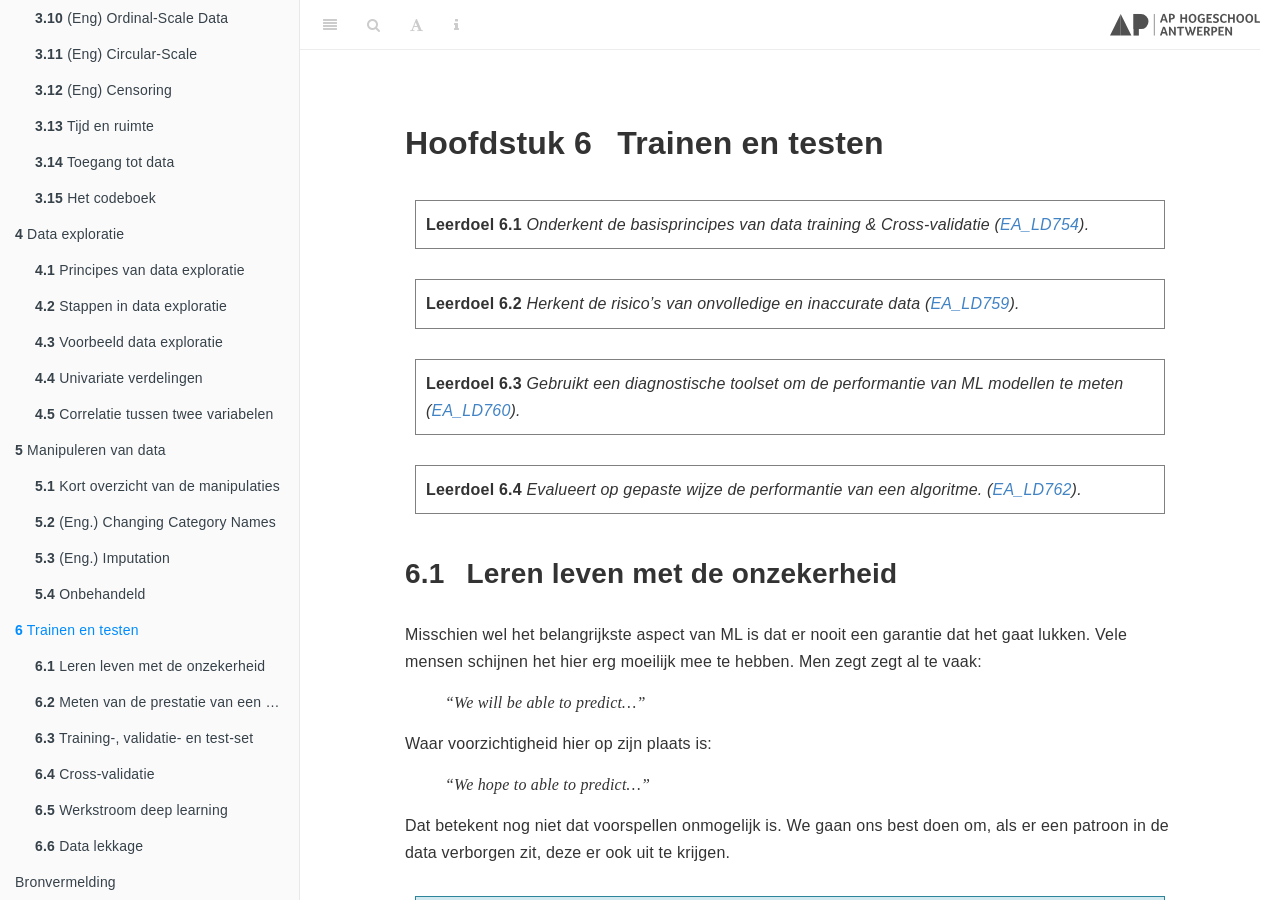
<file: trainen-en-testen.html>
<!DOCTYPE html>
<html lang="" xml:lang="">
<head>

  <meta charset="utf-8" />
  <meta http-equiv="X-UA-Compatible" content="IE=edge" />
  <title>Hoofdstuk 6 Trainen en testen | References</title>
  <meta name="description" content="AI Principles course at the AP University College." />
  <meta name="generator" content="bookdown 0.21 and GitBook 2.6.7" />

  <meta property="og:title" content="Hoofdstuk 6 Trainen en testen | References" />
  <meta property="og:type" content="book" />
  
  
  <meta property="og:description" content="AI Principles course at the AP University College." />
  

  <meta name="twitter:card" content="summary" />
  <meta name="twitter:title" content="Hoofdstuk 6 Trainen en testen | References" />
  
  <meta name="twitter:description" content="AI Principles course at the AP University College." />
  

<meta name="author" content="David D’Haese" />



  <meta name="viewport" content="width=device-width, initial-scale=1" />
  <meta name="apple-mobile-web-app-capable" content="yes" />
  <meta name="apple-mobile-web-app-status-bar-style" content="black" />
  
  <link rel="shortcut icon" href="img/favicon.ico" type="image/x-icon" />
<link rel="prev" href="manipuleren-van-data.html"/>
<link rel="next" href="bronvermelding.html"/>
<script src="libs/header-attrs-2.7/header-attrs.js"></script>
<script src="libs/jquery-2.2.3/jquery.min.js"></script>
<link href="libs/gitbook-2.6.7/css/style.css" rel="stylesheet" />
<link href="libs/gitbook-2.6.7/css/plugin-table.css" rel="stylesheet" />
<link href="libs/gitbook-2.6.7/css/plugin-bookdown.css" rel="stylesheet" />
<link href="libs/gitbook-2.6.7/css/plugin-highlight.css" rel="stylesheet" />
<link href="libs/gitbook-2.6.7/css/plugin-search.css" rel="stylesheet" />
<link href="libs/gitbook-2.6.7/css/plugin-fontsettings.css" rel="stylesheet" />
<link href="libs/gitbook-2.6.7/css/plugin-clipboard.css" rel="stylesheet" />











<style type="text/css">
pre > code.sourceCode { white-space: pre; position: relative; }
pre > code.sourceCode > span { display: inline-block; line-height: 1.25; }
pre > code.sourceCode > span:empty { height: 1.2em; }
.sourceCode { overflow: visible; }
code.sourceCode > span { color: inherit; text-decoration: inherit; }
pre.sourceCode { margin: 0; }
@media screen {
div.sourceCode { overflow: auto; }
}
@media print {
pre > code.sourceCode { white-space: pre-wrap; }
pre > code.sourceCode > span { text-indent: -5em; padding-left: 5em; }
}
pre.numberSource code
  { counter-reset: source-line 0; }
pre.numberSource code > span
  { position: relative; left: -4em; counter-increment: source-line; }
pre.numberSource code > span > a:first-child::before
  { content: counter(source-line);
    position: relative; left: -1em; text-align: right; vertical-align: baseline;
    border: none; display: inline-block;
    -webkit-touch-callout: none; -webkit-user-select: none;
    -khtml-user-select: none; -moz-user-select: none;
    -ms-user-select: none; user-select: none;
    padding: 0 4px; width: 4em;
    color: #aaaaaa;
  }
pre.numberSource { margin-left: 3em; border-left: 1px solid #aaaaaa;  padding-left: 4px; }
div.sourceCode
  {   }
@media screen {
pre > code.sourceCode > span > a:first-child::before { text-decoration: underline; }
}
code span.al { color: #ff0000; font-weight: bold; } /* Alert */
code span.an { color: #60a0b0; font-weight: bold; font-style: italic; } /* Annotation */
code span.at { color: #7d9029; } /* Attribute */
code span.bn { color: #40a070; } /* BaseN */
code span.bu { } /* BuiltIn */
code span.cf { color: #007020; font-weight: bold; } /* ControlFlow */
code span.ch { color: #4070a0; } /* Char */
code span.cn { color: #880000; } /* Constant */
code span.co { color: #60a0b0; font-style: italic; } /* Comment */
code span.cv { color: #60a0b0; font-weight: bold; font-style: italic; } /* CommentVar */
code span.do { color: #ba2121; font-style: italic; } /* Documentation */
code span.dt { color: #902000; } /* DataType */
code span.dv { color: #40a070; } /* DecVal */
code span.er { color: #ff0000; font-weight: bold; } /* Error */
code span.ex { } /* Extension */
code span.fl { color: #40a070; } /* Float */
code span.fu { color: #06287e; } /* Function */
code span.im { } /* Import */
code span.in { color: #60a0b0; font-weight: bold; font-style: italic; } /* Information */
code span.kw { color: #007020; font-weight: bold; } /* Keyword */
code span.op { color: #666666; } /* Operator */
code span.ot { color: #007020; } /* Other */
code span.pp { color: #bc7a00; } /* Preprocessor */
code span.sc { color: #4070a0; } /* SpecialChar */
code span.ss { color: #bb6688; } /* SpecialString */
code span.st { color: #4070a0; } /* String */
code span.va { color: #19177c; } /* Variable */
code span.vs { color: #4070a0; } /* VerbatimString */
code span.wa { color: #60a0b0; font-weight: bold; font-style: italic; } /* Warning */
</style>

<link rel="stylesheet" href="css/course.css" type="text/css" />
</head>

<body>



  <div class="book without-animation with-summary font-size-2 font-family-1" data-basepath=".">

    <div class="book-summary">
      <nav role="navigation">

<ul class="summary">
<li class="chapter" data-level="" data-path="index.html"><a href="index.html"><i class="fa fa-check"></i>Summary</a>
<ul>
<li class="chapter" data-level="" data-path="index.html"><a href="index.html#license"><i class="fa fa-check"></i>License</a></li>
</ul></li>
<li class="chapter" data-level="1" data-path="inleiding-tot-de-cursus.html"><a href="inleiding-tot-de-cursus.html"><i class="fa fa-check"></i><b>1</b> Inleiding tot de cursus</a>
<ul>
<li class="chapter" data-level="1.1" data-path="inleiding-tot-de-cursus.html"><a href="inleiding-tot-de-cursus.html#in-een-notedop"><i class="fa fa-check"></i><b>1.1</b> In een notedop</a></li>
<li class="chapter" data-level="1.2" data-path="inleiding-tot-de-cursus.html"><a href="inleiding-tot-de-cursus.html#leerdoelen"><i class="fa fa-check"></i><b>1.2</b> Leerdoelen</a></li>
<li class="chapter" data-level="1.3" data-path="inleiding-tot-de-cursus.html"><a href="inleiding-tot-de-cursus.html#cursus-vorm"><i class="fa fa-check"></i><b>1.3</b> Cursus vorm</a></li>
<li class="chapter" data-level="1.4" data-path="inleiding-tot-de-cursus.html"><a href="inleiding-tot-de-cursus.html#bekijken-van-deze-cursus"><i class="fa fa-check"></i><b>1.4</b> Bekijken van deze Cursus</a></li>
<li class="chapter" data-level="1.5" data-path="inleiding-tot-de-cursus.html"><a href="inleiding-tot-de-cursus.html#licentie-voor-deze-cursus"><i class="fa fa-check"></i><b>1.5</b> Licentie voor deze cursus</a></li>
<li class="chapter" data-level="1.6" data-path="inleiding-tot-de-cursus.html"><a href="inleiding-tot-de-cursus.html#verwijzen-naar-deze-cursus"><i class="fa fa-check"></i><b>1.6</b> Verwijzen naar deze cursus</a></li>
</ul></li>
<li class="chapter" data-level="2" data-path="leren-uit-data.html"><a href="leren-uit-data.html"><i class="fa fa-check"></i><b>2</b> Leren uit data</a>
<ul>
<li class="chapter" data-level="2.1" data-path="leren-uit-data.html"><a href="leren-uit-data.html#het-leerproces"><i class="fa fa-check"></i><b>2.1</b> Het leerproces</a></li>
<li class="chapter" data-level="2.2" data-path="leren-uit-data.html"><a href="leren-uit-data.html#de-evolutie-van-het-machinaal-leren"><i class="fa fa-check"></i><b>2.2</b> De evolutie van het machinaal leren</a></li>
<li class="chapter" data-level="2.3" data-path="leren-uit-data.html"><a href="leren-uit-data.html#intelligentie"><i class="fa fa-check"></i><b>2.3</b> Intelligentie</a></li>
<li class="chapter" data-level="2.4" data-path="leren-uit-data.html"><a href="leren-uit-data.html#het-model"><i class="fa fa-check"></i><b>2.4</b> Het model</a></li>
<li class="chapter" data-level="2.5" data-path="leren-uit-data.html"><a href="leren-uit-data.html#doelfunctie"><i class="fa fa-check"></i><b>2.5</b> Doelfunctie</a></li>
<li class="chapter" data-level="2.6" data-path="leren-uit-data.html"><a href="leren-uit-data.html#mnist-dataset"><i class="fa fa-check"></i><b>2.6</b> MNIST dataset</a></li>
<li class="chapter" data-level="2.7" data-path="leren-uit-data.html"><a href="leren-uit-data.html#het-resultaat-van-mnist-analyse"><i class="fa fa-check"></i><b>2.7</b> Het resultaat van MNIST analyse</a></li>
<li class="chapter" data-level="2.8" data-path="leren-uit-data.html"><a href="leren-uit-data.html#het-mnist-model"><i class="fa fa-check"></i><b>2.8</b> Het MNIST model</a></li>
<li class="chapter" data-level="2.9" data-path="leren-uit-data.html"><a href="leren-uit-data.html#het-leerproces-voor-begeleid-ml"><i class="fa fa-check"></i><b>2.9</b> Het leerproces voor begeleid ML</a></li>
<li class="chapter" data-level="2.10" data-path="leren-uit-data.html"><a href="leren-uit-data.html#de-onderdelen-van-een-model"><i class="fa fa-check"></i><b>2.10</b> De onderdelen van een model</a></li>
<li class="chapter" data-level="2.11" data-path="leren-uit-data.html"><a href="leren-uit-data.html#hyperparameters"><i class="fa fa-check"></i><b>2.11</b> Hyperparameters</a></li>
<li class="chapter" data-level="2.12" data-path="leren-uit-data.html"><a href="leren-uit-data.html#het-leeralgoritme"><i class="fa fa-check"></i><b>2.12</b> Het leeralgoritme</a></li>
<li class="chapter" data-level="2.13" data-path="leren-uit-data.html"><a href="leren-uit-data.html#model-complexiteit"><i class="fa fa-check"></i><b>2.13</b> Model complexiteit</a></li>
<li class="chapter" data-level="2.14" data-path="leren-uit-data.html"><a href="leren-uit-data.html#comprimeren-door-middel-van-een-ml-model"><i class="fa fa-check"></i><b>2.14</b> Comprimeren door middel van een ML model</a></li>
<li class="chapter" data-level="2.15" data-path="leren-uit-data.html"><a href="leren-uit-data.html#leren-versus-ontwerp"><i class="fa fa-check"></i><b>2.15</b> Leren versus ontwerp</a></li>
<li class="chapter" data-level="2.16" data-path="leren-uit-data.html"><a href="leren-uit-data.html#leren-versus-onthouden-en-inferentie"><i class="fa fa-check"></i><b>2.16</b> Leren versus onthouden en inferentie</a></li>
<li class="chapter" data-level="2.17" data-path="leren-uit-data.html"><a href="leren-uit-data.html#onbegeleid-ml"><i class="fa fa-check"></i><b>2.17</b> Onbegeleid ML</a></li>
<li class="chapter" data-level="2.18" data-path="leren-uit-data.html"><a href="leren-uit-data.html#conditionering"><i class="fa fa-check"></i><b>2.18</b> Conditionering</a></li>
</ul></li>
<li class="chapter" data-level="3" data-path="data.html"><a href="data.html"><i class="fa fa-check"></i><b>3</b> Data</a>
<ul>
<li class="chapter" data-level="3.1" data-path="data.html"><a href="data.html#data-voor-ml"><i class="fa fa-check"></i><b>3.1</b> Data voor ML</a></li>
<li class="chapter" data-level="3.2" data-path="data.html"><a href="data.html#wat-is-data"><i class="fa fa-check"></i><b>3.2</b> Wat is data</a></li>
<li class="chapter" data-level="3.3" data-path="data.html"><a href="data.html#soorten-data"><i class="fa fa-check"></i><b>3.3</b> Soorten data</a></li>
<li class="chapter" data-level="3.4" data-path="data.html"><a href="data.html#externe-databronnen"><i class="fa fa-check"></i><b>3.4</b> Externe databronnen</a></li>
<li class="chapter" data-level="3.5" data-path="data.html"><a href="data.html#data-genereren"><i class="fa fa-check"></i><b>3.5</b> Data Genereren</a></li>
<li class="chapter" data-level="3.6" data-path="data.html"><a href="data.html#de-analyse-dataset"><i class="fa fa-check"></i><b>3.6</b> De analyse dataset</a></li>
<li class="chapter" data-level="3.7" data-path="data.html"><a href="data.html#soorten-variabelen"><i class="fa fa-check"></i><b>3.7</b> Soorten variabelen</a></li>
<li class="chapter" data-level="3.8" data-path="data.html"><a href="data.html#eng-nominal-scale-data"><i class="fa fa-check"></i><b>3.8</b> (Eng) Nominal-Scale Data</a></li>
<li class="chapter" data-level="3.9" data-path="data.html"><a href="data.html#eng-dummy-variables"><i class="fa fa-check"></i><b>3.9</b> (Eng) Dummy Variables</a></li>
<li class="chapter" data-level="3.10" data-path="data.html"><a href="data.html#eng-ordinal-scale-data"><i class="fa fa-check"></i><b>3.10</b> (Eng) Ordinal-Scale Data</a></li>
<li class="chapter" data-level="3.11" data-path="data.html"><a href="data.html#eng-circular-scale"><i class="fa fa-check"></i><b>3.11</b> (Eng) Circular-Scale</a></li>
<li class="chapter" data-level="3.12" data-path="data.html"><a href="data.html#eng-censoring"><i class="fa fa-check"></i><b>3.12</b> (Eng) Censoring</a></li>
<li class="chapter" data-level="3.13" data-path="data.html"><a href="data.html#tijd-en-ruimte"><i class="fa fa-check"></i><b>3.13</b> Tijd en ruimte</a></li>
<li class="chapter" data-level="3.14" data-path="data.html"><a href="data.html#toegang-tot-data"><i class="fa fa-check"></i><b>3.14</b> Toegang tot data</a></li>
<li class="chapter" data-level="3.15" data-path="data.html"><a href="data.html#het-codeboek"><i class="fa fa-check"></i><b>3.15</b> Het codeboek</a></li>
</ul></li>
<li class="chapter" data-level="4" data-path="data-exploratie.html"><a href="data-exploratie.html"><i class="fa fa-check"></i><b>4</b> Data exploratie</a>
<ul>
<li class="chapter" data-level="4.1" data-path="data-exploratie.html"><a href="data-exploratie.html#principes-van-data-exploratie"><i class="fa fa-check"></i><b>4.1</b> Principes van data exploratie</a></li>
<li class="chapter" data-level="4.2" data-path="data-exploratie.html"><a href="data-exploratie.html#stappen-in-data-exploratie"><i class="fa fa-check"></i><b>4.2</b> Stappen in data exploratie</a></li>
<li class="chapter" data-level="4.3" data-path="data-exploratie.html"><a href="data-exploratie.html#voorbeeld-data-exploratie"><i class="fa fa-check"></i><b>4.3</b> Voorbeeld data exploratie</a></li>
<li class="chapter" data-level="4.4" data-path="data-exploratie.html"><a href="data-exploratie.html#univariate-verdelingen"><i class="fa fa-check"></i><b>4.4</b> Univariate verdelingen</a></li>
<li class="chapter" data-level="4.5" data-path="data-exploratie.html"><a href="data-exploratie.html#correlatie-tussen-twee-variabelen"><i class="fa fa-check"></i><b>4.5</b> Correlatie tussen twee variabelen</a></li>
</ul></li>
<li class="chapter" data-level="5" data-path="manipuleren-van-data.html"><a href="manipuleren-van-data.html"><i class="fa fa-check"></i><b>5</b> Manipuleren van data</a>
<ul>
<li class="chapter" data-level="5.1" data-path="manipuleren-van-data.html"><a href="manipuleren-van-data.html#kort-overzicht-van-de-manipulaties"><i class="fa fa-check"></i><b>5.1</b> Kort overzicht van de manipulaties</a>
<ul>
<li class="chapter" data-level="5.1.1" data-path="manipuleren-van-data.html"><a href="manipuleren-van-data.html#filteren-en-versnijden"><i class="fa fa-check"></i><b>5.1.1</b> Filteren en versnijden</a></li>
<li class="chapter" data-level="5.1.2" data-path="manipuleren-van-data.html"><a href="manipuleren-van-data.html#booleaans-masker"><i class="fa fa-check"></i><b>5.1.2</b> Booleaans masker</a></li>
<li class="chapter" data-level="5.1.3" data-path="manipuleren-van-data.html"><a href="manipuleren-van-data.html#eng.-grouping-and-aggregation"><i class="fa fa-check"></i><b>5.1.3</b> (Eng.) Grouping and Aggregation</a></li>
<li class="chapter" data-level="5.1.4" data-path="manipuleren-van-data.html"><a href="manipuleren-van-data.html#eng.-transforming-text"><i class="fa fa-check"></i><b>5.1.4</b> (Eng.) Transforming text</a></li>
<li class="chapter" data-level="5.1.5" data-path="manipuleren-van-data.html"><a href="manipuleren-van-data.html#eng.-re-scaling-numerical-values"><i class="fa fa-check"></i><b>5.1.5</b> (Eng.) Re-Scaling Numerical Values</a></li>
<li class="chapter" data-level="5.1.6" data-path="manipuleren-van-data.html"><a href="manipuleren-van-data.html#eng.-discretizations"><i class="fa fa-check"></i><b>5.1.6</b> (Eng.) Discretizations</a></li>
<li class="chapter" data-level="5.1.7" data-path="manipuleren-van-data.html"><a href="manipuleren-van-data.html#eng.-information-content"><i class="fa fa-check"></i><b>5.1.7</b> (Eng.) Information Content</a></li>
<li class="chapter" data-level="5.1.8" data-path="manipuleren-van-data.html"><a href="manipuleren-van-data.html#eng.-reformatting-type-conversion-casting-or-coercion"><i class="fa fa-check"></i><b>5.1.8</b> (Eng.) Reformatting, Type Conversion, Casting or Coercion</a></li>
<li class="chapter" data-level="5.1.9" data-path="manipuleren-van-data.html"><a href="manipuleren-van-data.html#eng.-changing-numerical-values"><i class="fa fa-check"></i><b>5.1.9</b> (Eng.) Changing numerical Values</a></li>
</ul></li>
<li class="chapter" data-level="5.2" data-path="manipuleren-van-data.html"><a href="manipuleren-van-data.html#eng.-changing-category-names"><i class="fa fa-check"></i><b>5.2</b> (Eng.) Changing Category Names</a></li>
<li class="chapter" data-level="5.3" data-path="manipuleren-van-data.html"><a href="manipuleren-van-data.html#eng.-imputation"><i class="fa fa-check"></i><b>5.3</b> (Eng.) Imputation</a></li>
<li class="chapter" data-level="5.4" data-path="manipuleren-van-data.html"><a href="manipuleren-van-data.html#onbehandeld"><i class="fa fa-check"></i><b>5.4</b> Onbehandeld</a></li>
</ul></li>
<li class="chapter" data-level="6" data-path="trainen-en-testen.html"><a href="trainen-en-testen.html"><i class="fa fa-check"></i><b>6</b> Trainen en testen</a>
<ul>
<li class="chapter" data-level="6.1" data-path="trainen-en-testen.html"><a href="trainen-en-testen.html#leren-leven-met-de-onzekerheid"><i class="fa fa-check"></i><b>6.1</b> Leren leven met de onzekerheid</a></li>
<li class="chapter" data-level="6.2" data-path="trainen-en-testen.html"><a href="trainen-en-testen.html#meten-van-de-prestatie-van-een-model"><i class="fa fa-check"></i><b>6.2</b> Meten van de prestatie van een model</a></li>
<li class="chapter" data-level="6.3" data-path="trainen-en-testen.html"><a href="trainen-en-testen.html#training--validatie--en-test-set"><i class="fa fa-check"></i><b>6.3</b> Training-, validatie- en test-set</a></li>
<li class="chapter" data-level="6.4" data-path="trainen-en-testen.html"><a href="trainen-en-testen.html#cross-validatie"><i class="fa fa-check"></i><b>6.4</b> Cross-validatie</a></li>
<li class="chapter" data-level="6.5" data-path="trainen-en-testen.html"><a href="trainen-en-testen.html#werkstroom-deep-learning"><i class="fa fa-check"></i><b>6.5</b> Werkstroom deep learning</a></li>
<li class="chapter" data-level="6.6" data-path="trainen-en-testen.html"><a href="trainen-en-testen.html#data-lekkage"><i class="fa fa-check"></i><b>6.6</b> Data lekkage</a></li>
</ul></li>
<li class="chapter" data-level="" data-path="bronvermelding.html"><a href="bronvermelding.html"><i class="fa fa-check"></i>Bronvermelding</a></li>
</ul>

      </nav>
    </div>

    <div class="book-body">
      <div class="body-inner">
        <div class="book-header" role="navigation">
          <h1>
            <i class="fa fa-circle-o-notch fa-spin"></i><a href="./">References</a>
          </h1>
        </div>

        <div class="page-wrapper" tabindex="-1" role="main">
          <div class="page-inner">

            <section class="normal" id="section-">
<div id="trainen-en-testen" class="section level1" number="6">
<h1><span class="header-section-number">Hoofdstuk 6</span> Trainen en testen</h1>

<div class="lemma">
<span id="lem:cross-validatie-lemma" class="lemma"><strong>Leerdoel 6.1  </strong></span>Onderkent de basisprincipes van data training &amp; Cross-validatie (<a href="inleiding-tot-de-cursus.html#leerdoelen"><em>EA_LD754</em></a>).
</div>

<div class="lemma">
<span id="lem:risicos" class="lemma"><strong>Leerdoel 6.2  </strong></span>Herkent de risico’s van onvolledige en inaccurate data (<a href="inleiding-tot-de-cursus.html#leerdoelen"><em>EA_LD759</em></a>).
</div>

<div class="lemma">
<span id="lem:diagnose" class="lemma"><strong>Leerdoel 6.3  </strong></span>Gebruikt een diagnostische toolset om de performantie van ML modellen te meten (<a href="inleiding-tot-de-cursus.html#leerdoelen"><em>EA_LD760</em></a>).
</div>

<div class="lemma">
<span id="lem:performantie" class="lemma"><strong>Leerdoel 6.4  </strong></span>Evalueert op gepaste wijze de performantie van een algoritme. (<a href="inleiding-tot-de-cursus.html#leerdoelen"><em>EA_LD762</em></a>).
</div>
<div id="leren-leven-met-de-onzekerheid" class="section level2" number="6.1">
<h2><span class="header-section-number">6.1</span> Leren leven met de onzekerheid</h2>
<p>Misschien wel het belangrijkste aspect van ML is dat er nooit een garantie dat het gaat lukken. Vele mensen schijnen het hier erg moeilijk mee te hebben. Men zegt zegt al te vaak:</p>
<p><q>We will be able to predict…</q></p>
<p>Waar voorzichtigheid hier op zijn plaats is:</p>
<p><q>We hope to able to predict…</q></p>
<p>Dat betekent nog niet dat voorspellen onmogelijk is. We gaan ons best doen om, als er een patroon in de data verborgen zit, deze er ook uit te krijgen.</p>

<div class="definition">
<span id="def:unnamed-chunk-34" class="definition"><strong>Stelling 6.1  </strong></span>ML is geen toverkunst. Je kan <strong>nooit</strong> garanderen dat je een correcte voorspelling kan maken van iets wat nog niet geweten is.
</div>
</div>
<div id="meten-van-de-prestatie-van-een-model" class="section level2" number="6.2">
<h2><span class="header-section-number">6.2</span> Meten van de prestatie van een model</h2>
<p>Omdat we nooit zeker zijn dat ons model goed zal voorspellen, moeten we dus ons best doen om de prestaties zo hoog mogelijk te houden. En dat begint daar weer bij het meten van de prestaties. Maar hoe meet men de prestatie van een model? Uit de paragraaf <a href="#leren-versus-onthouden">Leren versus onthouden</a> leerden we wat overfit is en wat het verschil is tussen regressie en ML. Hieruit volgt de Stelling <a href="trainen-en-testen.html#def:prestatie-principe">6.2</a>.</p>

<div class="definition">
<span id="def:prestatie-principe" class="definition"><strong>Stelling 6.2  </strong></span>De prestatie van een model wordt niet zomaar gemeten op basis van hoe goed het iets kan voorspellen. De prestatie van een model wordt in principe gemeten op basis van hoe goed het uitkomsten kan voorspellen gebruik maken van test-data, i.e. invoerdata waar noch het model, noch het leeralgoritme noch de datawetenschapper eerder mee in aanraking kwamen.
</div>
</div>
<div id="training--validatie--en-test-set" class="section level2" number="6.3">
<h2><span class="header-section-number">6.3</span> Training-, validatie- en test-set</h2>
<p>We begrijpen nu dat het trainen van een model en het testen van een model dient de gebeuren op afzonderlijke subsets van de data. Dus de oplossing is het opsplitsen van de data. De belangrijkste opsplitsing van data is die tussen de <em>training-set</em> en de <em>test-set</em>. De training set is de set van <em>instanties</em> (zie hoofdstuk over <a href="data.html#data">data</a> als je deze term niet kent) waarmee het leeralgoritme getraind zal worden. De test-set krijgt het leeralgoritme niet te zien tot op het laatste, wanneer de prestaties van het model getest worden. Ook de datawetenschapper mag de test-set in principe niet zien en in professionele omgevingen wordt dit ook letterlijk genomen en is er een tussenpersoon tussen data leverancier en datawetenschapper die voor de opsplitsing zorgt.</p>
<p>Er zijn verschillende manieren om de opsplitsing te verwezenlijken. Meestal krijgt men te maken met een <em>randomisatie</em>, dat is een opsplitsing op willekeurige basis, maar waarbij enkel de relatieve grootte van de training- en test-set worden meegegeven.</p>
<p>In R:</p>
<div class="sourceCode" id="cb55"><pre class="sourceCode r"><code class="sourceCode r"><span id="cb55-1"><a href="trainen-en-testen.html#cb55-1" aria-hidden="true" tabindex="-1"></a><span class="fu">data</span>(mtcars)</span>
<span id="cb55-2"><a href="trainen-en-testen.html#cb55-2" aria-hidden="true" tabindex="-1"></a></span>
<span id="cb55-3"><a href="trainen-en-testen.html#cb55-3" aria-hidden="true" tabindex="-1"></a><span class="fu">set.seed</span>(<span class="dv">42</span>)</span>
<span id="cb55-4"><a href="trainen-en-testen.html#cb55-4" aria-hidden="true" tabindex="-1"></a>trn_msk <span class="ot">&lt;-</span> <span class="fu">runif</span>(<span class="fu">nrow</span>(mtcars)) <span class="sc">&lt;</span> .<span class="dv">75</span></span>
<span id="cb55-5"><a href="trainen-en-testen.html#cb55-5" aria-hidden="true" tabindex="-1"></a></span>
<span id="cb55-6"><a href="trainen-en-testen.html#cb55-6" aria-hidden="true" tabindex="-1"></a>trn <span class="ot">&lt;-</span> mtcars[trn_msk, ]</span>
<span id="cb55-7"><a href="trainen-en-testen.html#cb55-7" aria-hidden="true" tabindex="-1"></a>tst <span class="ot">&lt;-</span> mtcars[<span class="sc">!</span>trn_msk, ]</span>
<span id="cb55-8"><a href="trainen-en-testen.html#cb55-8" aria-hidden="true" tabindex="-1"></a></span>
<span id="cb55-9"><a href="trainen-en-testen.html#cb55-9" aria-hidden="true" tabindex="-1"></a><span class="fu">cat</span>(<span class="st">&quot;mtcars: &quot;</span>, mtcars <span class="sc">%&gt;%</span> dim <span class="sc">%&gt;%</span> <span class="fu">paste0</span>(<span class="at">collapse =</span> <span class="st">&quot; × &quot;</span>), <span class="st">&quot;</span><span class="sc">\n</span><span class="st">&quot;</span>)</span>
<span id="cb55-10"><a href="trainen-en-testen.html#cb55-10" aria-hidden="true" tabindex="-1"></a><span class="fu">cat</span>(<span class="st">&quot;trn: &quot;</span>, trn <span class="sc">%&gt;%</span> dim <span class="sc">%&gt;%</span> <span class="fu">paste0</span>(<span class="at">collapse =</span> <span class="st">&quot; × &quot;</span>), <span class="st">&quot;</span><span class="sc">\n</span><span class="st">&quot;</span>)</span>
<span id="cb55-11"><a href="trainen-en-testen.html#cb55-11" aria-hidden="true" tabindex="-1"></a><span class="fu">cat</span>(<span class="st">&quot;tst: &quot;</span>, tst <span class="sc">%&gt;%</span> dim <span class="sc">%&gt;%</span> <span class="fu">paste0</span>(<span class="at">collapse =</span> <span class="st">&quot; × &quot;</span>), <span class="st">&quot;</span><span class="sc">\n</span><span class="st">&quot;</span>)</span></code></pre></div>
<p>De variabele <code>trn_msk</code> heet zo omdat het om een Booleaanse <em>masker</em> (eng: <em>mask</em>; zie § <a href="manipuleren-van-data.html#booleaans-masker">Booleaans masker</a>) gaat.</p>
<p>In Python worden de features en de uitkomst (cfr. <a href="data.html#data">data</a>) meestal gescheiden gehouden (om dan vaak terug samen te brengen met <code>zip</code> :-)) en wordt er een helper-functie uit de <code>sklearn</code> bibliotheek aangeroepen:</p>
<div class="sourceCode" id="cb56"><pre class="sourceCode python"><code class="sourceCode python"><span id="cb56-1"><a href="trainen-en-testen.html#cb56-1" aria-hidden="true" tabindex="-1"></a><span class="im">from</span> sklearn.model_selection <span class="im">import</span> train_test_split</span>
<span id="cb56-2"><a href="trainen-en-testen.html#cb56-2" aria-hidden="true" tabindex="-1"></a><span class="im">from</span> sklearn.datasets <span class="im">import</span> load_wine</span>
<span id="cb56-3"><a href="trainen-en-testen.html#cb56-3" aria-hidden="true" tabindex="-1"></a></span>
<span id="cb56-4"><a href="trainen-en-testen.html#cb56-4" aria-hidden="true" tabindex="-1"></a>X, y <span class="op">=</span> load_wine(return_X_y<span class="op">=</span><span class="va">True</span>)</span>
<span id="cb56-5"><a href="trainen-en-testen.html#cb56-5" aria-hidden="true" tabindex="-1"></a></span>
<span id="cb56-6"><a href="trainen-en-testen.html#cb56-6" aria-hidden="true" tabindex="-1"></a>X_trn, X_tst, y_trn, y_tst <span class="op">=</span> train_test_split(</span>
<span id="cb56-7"><a href="trainen-en-testen.html#cb56-7" aria-hidden="true" tabindex="-1"></a>  X, y, test_size <span class="op">=</span> <span class="fl">0.25</span>, random_state <span class="op">=</span> <span class="dv">42</span>)</span>
<span id="cb56-8"><a href="trainen-en-testen.html#cb56-8" aria-hidden="true" tabindex="-1"></a></span>
<span id="cb56-9"><a href="trainen-en-testen.html#cb56-9" aria-hidden="true" tabindex="-1"></a><span class="bu">print</span>(<span class="ss">f&quot;X: </span><span class="sc">{X.</span>shape<span class="sc">}</span><span class="ss">&quot;</span>)</span></code></pre></div>
<pre><code>## X: (178, 13)</code></pre>
<div class="sourceCode" id="cb58"><pre class="sourceCode python"><code class="sourceCode python"><span id="cb58-1"><a href="trainen-en-testen.html#cb58-1" aria-hidden="true" tabindex="-1"></a><span class="bu">print</span>(<span class="ss">f&quot;y: </span><span class="sc">{y.</span>shape<span class="sc">}</span><span class="ss">&quot;</span>)</span></code></pre></div>
<pre><code>## y: (178,)</code></pre>
<div class="sourceCode" id="cb60"><pre class="sourceCode python"><code class="sourceCode python"><span id="cb60-1"><a href="trainen-en-testen.html#cb60-1" aria-hidden="true" tabindex="-1"></a><span class="bu">print</span>(<span class="ss">f&quot;X_trn: </span><span class="sc">{</span>X_trn<span class="sc">.</span>shape<span class="sc">}</span><span class="ss">&quot;</span>)</span></code></pre></div>
<pre><code>## X_trn: (133, 13)</code></pre>
<div class="sourceCode" id="cb62"><pre class="sourceCode python"><code class="sourceCode python"><span id="cb62-1"><a href="trainen-en-testen.html#cb62-1" aria-hidden="true" tabindex="-1"></a><span class="bu">print</span>(<span class="ss">f&quot;X_tst: </span><span class="sc">{</span>X_tst<span class="sc">.</span>shape<span class="sc">}</span><span class="ss">&quot;</span>)</span></code></pre></div>
<pre><code>## X_tst: (45, 13)</code></pre>
<div class="sourceCode" id="cb64"><pre class="sourceCode python"><code class="sourceCode python"><span id="cb64-1"><a href="trainen-en-testen.html#cb64-1" aria-hidden="true" tabindex="-1"></a><span class="bu">print</span>(<span class="ss">f&quot;X_trn: </span><span class="sc">{</span>y_trn<span class="sc">.</span>shape<span class="sc">}</span><span class="ss">&quot;</span>)</span></code></pre></div>
<pre><code>## X_trn: (133,)</code></pre>
<div class="sourceCode" id="cb66"><pre class="sourceCode python"><code class="sourceCode python"><span id="cb66-1"><a href="trainen-en-testen.html#cb66-1" aria-hidden="true" tabindex="-1"></a><span class="bu">print</span>(<span class="ss">f&quot;X_tst: </span><span class="sc">{</span>y_tst<span class="sc">.</span>shape<span class="sc">}</span><span class="ss">&quot;</span>)</span></code></pre></div>
<pre><code>## X_tst: (45,)</code></pre>
<p>Het argument <code>random_state</code> in Python en de <code>set.seed</code> functie in R dienen om dit proces, dat inherent willekeurig is, toch reproduceerbaar te maken (zie § rond <a href="#reproduceerbare-willekeur">reproduceerbaarheid</a>). Zie dit <a href="https://en.wikipedia.org/wiki/Random_seed">Wikipedia artikel</a> om hier meer over te leren.</p>

<div class="definition">
<p><span id="def:unnamed-chunk-37" class="definition"><strong>Stelling 6.3  </strong></span>Regels rond de test set:</p>
<ul>
<li>De test-set blijft <em>altijd</em> verborgen voor het leeralgoritme</li>
<li>De test-set blijft verborgen voor de datawetenschapper en het model tot helemaal op het einde wanneer de prestatie van het model word gemeten</li>
<li>De test-set mag slechts één keer gebruikt worden, daarna is het gewoon data en mag het wel als training data gebruikt worden, maar mag het niet langer dienen om de prestatie van het model te meten
</div></li>
</ul>
<p>Voor tijdsreeksen en geografische data wordt er zelden van randomisatie gebruik gemaakt. Dat heeft te maken van de autocorrelatie (zie § <a href="data.html#tijd-en-ruimte">Tijd en ruimte</a>). In plaats daarvan worden hier ofwel een bepaald gebied of bepaalde tijdspanne als test-set uitgekozen. Bijvoorbeeld, voor een tijdsreeks:</p>

<pre class="sourceCode python"><code class="sourceCode python"><span id="cb54-1"><a href="#cb54-1" aria-hidden="true"></a><span class="im">import</span> pandas <span class="im">as</span> pd</span>
<span id="cb54-2"><a href="#cb54-2" aria-hidden="true"></a><span class="im">import</span> matplotlib.pyplot <span class="im">as</span> plt</span>
<span id="cb54-3"><a href="#cb54-3" aria-hidden="true"></a><span class="im">from</span> statsmodels.tsa.holtwinters <span class="im">import</span> ExponentialSmoothing</span>
<span id="cb54-4"><a href="#cb54-4" aria-hidden="true"></a><span class="im">import</span> statsmodels.api <span class="im">as</span> sm</span>
<span id="cb54-5"><a href="#cb54-5" aria-hidden="true"></a></span>
<span id="cb54-6"><a href="#cb54-6" aria-hidden="true"></a><span class="co"># Laad de dataset (zit standaard in statsmodels)</span></span>
<span id="cb54-7"><a href="#cb54-7" aria-hidden="true"></a>data <span class="op">=</span> sm.datasets.get_rdataset(<span class="st">"USAccDeaths"</span>, package<span class="op">=</span><span class="st">"datasets"</span>).data</span>
<span id="cb54-8"><a href="#cb54-8" aria-hidden="true"></a></span>
<span id="cb54-9"><a href="#cb54-9" aria-hidden="true"></a><span class="co"># Zet om naar tijdreeks met maandfrequentie</span></span>
<span id="cb54-10"><a href="#cb54-10" aria-hidden="true"></a>dates <span class="op">=</span> pd.date_range(start<span class="op">=</span><span class="st">"1973-01"</span>, periods<span class="op">=</span><span class="bu">len</span>(data), freq<span class="op">=</span><span class="st">"M"</span>)</span>
<span id="cb54-11"><a href="#cb54-11" aria-hidden="true"></a>ts <span class="op">=</span> pd.Series(data[<span class="st">'value'</span>].values, index<span class="op">=</span>dates)</span>
<span id="cb54-12"><a href="#cb54-12" aria-hidden="true"></a></span>
<span id="cb54-13"><a href="#cb54-13" aria-hidden="true"></a><span class="co"># Pas ETS toe (additieve trend en seizoen)</span></span>
<span id="cb54-14"><a href="#cb54-14" aria-hidden="true"></a>model <span class="op">=</span> ExponentialSmoothing(ts, trend<span class="op">=</span><span class="st">"add"</span>, seasonal<span class="op">=</span><span class="st">"add"</span>, seasonal_periods<span class="op">=</span><span class="dv">12</span>).fit()</span>
<span id="cb54-15"><a href="#cb54-15" aria-hidden="true"></a>forecast <span class="op">=</span> model.forecast(<span class="dv">48</span>)</span>
<span id="cb54-16"><a href="#cb54-16" aria-hidden="true"></a></span>
<span id="cb54-17"><a href="#cb54-17" aria-hidden="true"></a><span class="co"># Plot oorspronkelijke data en forecast</span></span>
<span id="cb54-18"><a href="#cb54-18" aria-hidden="true"></a>plt.figure(figsize<span class="op">=</span>(<span class="dv">10</span>,<span class="dv">5</span>))</span>
<span id="cb54-19"><a href="#cb54-19" aria-hidden="true"></a>ts.plot(label<span class="op">=</span><span class="st">"Observed"</span>)</span>
<span id="cb54-20"><a href="#cb54-20" aria-hidden="true"></a>forecast.plot(label<span class="op">=</span><span class="st">"Forecast"</span>, linestyle<span class="op">=</span><span class="st">"--"</span>)</span>
<span id="cb54-21"><a href="#cb54-21" aria-hidden="true"></a>plt.axvline(pd.to_datetime(<span class="st">"1979-01-01"</span>), color<span class="op">=</span><span class="st">"black"</span>, linestyle<span class="op">=</span><span class="st">"--"</span>)</span>
<span id="cb54-22"><a href="#cb54-22" aria-hidden="true"></a>plt.ylabel(<span class="st">"Monthly totals of accidental deaths in USA"</span>)</span>
<span id="cb54-23"><a href="#cb54-23" aria-hidden="true"></a>plt.title(<span class="st">"ETS Forecast on USAccDeaths"</span>)</span>
<span id="cb54-24"><a href="#cb54-24" aria-hidden="true"></a>plt.legend()</span>
<span id="cb54-25"><a href="#cb54-25" aria-hidden="true"></a>plt.tight_layout()</span>
<span id="cb54-26"><a href="#cb54-26" aria-hidden="true"></a>plt.show()</span></code></pre>

<img src="img/gen-usadeaths-1.png" alt="Voorspelling van aantal Amerikaanse slachtoffers na 1979 (stippellijn). De grillige gekleurde lijn links van de stippellijn geeft het werkelijke aantal weer. De tegenhanger rechts van de stippellijn geeft de best mogelijke voorspelling weer na 1979. Het donkergrijze gebied geeft de 80%-predictie-interval weer en het lichtgrijze gebied de 90%-predictie interval. Dit type voorspelling-algoritmes (eng: forecasting algorythms) onderscheidt eerst de ruis (eng: error) van de trend en de periodiciteit (eng: seasonality), vandaar de naam ETS. (ANA) staat voor respectievelijk aan additieve ruis, geen trend (N van ‘No’) en een additieve periodiciteit." width="672" />
<p class="caption">
Figuur 6.1: Voorspelling van aantal Amerikaanse slachtoffers na 1979 (stippellijn). De grillige gekleurde lijn links van de stippellijn geeft het werkelijke aantal weer. De tegenhanger rechts van de stippellijn geeft de best mogelijke voorspelling weer na 1979. Het donkergrijze gebied geeft de 80%-predictie-interval weer en het lichtgrijze gebied de 90%-predictie interval. Dit type voorspelling-algoritmes (eng: <em>forecasting algorythms</em>) onderscheidt eerst de ruis (eng: <em>error</em>) van de trend en de periodiciteit (eng: <em>seasonality</em>), vandaar de naam ETS. (ANA) staat voor respectievelijk aan additieve ruis, geen trend (N van ‘No’) en een additieve periodiciteit.
</p>
</div>

<p>Naast een training-set en een test set, bestaat er nog zoiets als een <em>validatie set</em>. In <a href="leren-uit-data.html#hyperparameters">één van de latere paragrafen binnen dit hoofdstuk</a> gaan we zien dat er zoiets als hyperparameters bestaan die het verloop van het ML proces mee helpen bepalen. Vaak moeten die hyperparaneters ook nog eerst geoptimaliseerd worden en hiervoor wordt soms een afzonderlijke set, namelijk de <em>validatie set</em> aangewend. Een andere reden om de validatie-set te gebruiken in gewoon om dienst te doen als tijdelijke test-set (omdat we de echte test-set naturlijk maar één keer kunnen aanwenden). Let wel: die opsplitsing in verscheidene subsets zijn niet in steen gebeiteld en kunnen geval-per-geval bekeken worden op basis van de hoeveelheid beschikbare data, het type algoritme, enz….</p>
<p>Het zelfde geldt trouwens voor hoeveel percent van de data naar welke subset moet gaan. Er wordt soms de ‘gulden regel’ ⅔:⅓ gebruikt voor de verdeling tussen training- en test-set, maar ook dit hoeft niet vast te liggen. Hoe meer data wordt vrijgehouden om te testen hoe dichter de gemeten prestatie bij de werkelijke prestatie (op een grotere groep nieuwe data, wanneer het algoritme in productie staat) zal aanleunen. Maar hoe meer test-data, hoe minder training-data en wat is het nut om super-precies te prestatie te kunnen meten van een barslecht model.</p>
</div>
<div id="cross-validatie" class="section level2" number="6.4">
<h2><span class="header-section-number">6.4</span> Cross-validatie</h2>
<p>Dit ideale scenario kan niet altijd gehanteerd worden en daarom laat men een aantal vormen van contact met de test data toe:</p>

<div class="definition">
<span id="def:cross-validatie" class="definition"><strong>Stelling 6.4  </strong></span>Alvorens de finale bekendmaking van de prestatie van het model kan men ‘doen alsof’ we met <em>ongeziene data</em> werken door middel van <a href="trainen-en-testen.html#cross-validatie">cross-validatie</a>.
</div>
<p>Het principe is eenvoudig, telkens laat je een deel van de training-set (<em>test-fold</em>) weg en train je een model op het overblijvend deel (<em>training fold</em>). Je kan nu de prestatie <span class="math inline">\(\varepsilon_i\)</span> meten om het weggelaten deel te voorspellen. Daarna voeg je de test-fold weer bij de rest en ga je voort met het volgende deel (<a href="trainen-en-testen.html#fig:cv-voorbeeld">6.2</a>). In het voorbeeld worden de scores van de folds uitgemiddeld, maar je kan hier ook kiezen om de beste te nemen (bijvoorbeeld met de kleinste fout) of nog een andere vorm van aggregatie toepassen.</p>
<div class="figure"><span id="fig:cv-voorbeeld"></span>
<img src="img/cv_example.svg" alt="cross-validatie voorbeeld. Een dataset met dimensies \(9\times3\) wordt eerst op gesplitst in een training set van \(\frac23\) en een test set van \(\frac13\). Van de training set wordt telkens \(\frac16\) opzij gehouden als test fold. De resultaten van de validaties van elke fold \(\varepsilon_i\) worden geaggregeerd in \(\varepsilon_{cv}\) door het gemiddelde te nemen. Pas op het einde van dit proces wordt eenmalig de finale prestatie \(\varepsilon_{final}\) berekend."  />
<p class="caption">
Figuur 6.2: )cross-validatie voorbeeld. Een dataset met dimensies <span class="math inline">\(9\times3\)</span> wordt eerst op gesplitst in een training set van <span class="math inline">\(\frac23\)</span> en een test set van <span class="math inline">\(\frac13\)</span>. Van de training set wordt telkens <span class="math inline">\(\frac16\)</span> opzij gehouden als test fold. De resultaten van de validaties van elke fold <span class="math inline">\(\varepsilon_i\)</span> worden geaggregeerd in <span class="math inline">\(\varepsilon_{cv}\)</span> door het gemiddelde te nemen. Pas op het einde van dit proces wordt eenmalig de finale prestatie <span class="math inline">\(\varepsilon_{final}\)</span> berekend.
</p>
</div>

<div class="figure"><span id="fig:cv-strategie"></span>
<img src="img/cv_strategy.svg" alt="Een model voorbeeld van hoe een cross-validatie strategie past binnen een begeleid ML proces." width="300px" />
<p class="caption">
Figuur 6.3: )Een model voorbeeld van hoe een cross-validatie strategie past binnen een begeleid ML proces.
</p>
</div>

</div>
<div id="werkstroom-deep-learning" class="section level2" number="6.5">
<h2><span class="header-section-number">6.5</span> Werkstroom deep learning</h2>
<p>Figuur <a href="trainen-en-testen.html#fig:deep-learning-workflow">6.4</a> vat samen hoe de werkstroom van een ANN eruit ziet. Het is een complex schema maar desalniettemin erg belangrijk. Dankzij deze werkstroom weten we hoe lang we moeten blijven trainen, i.e. hoeveel epoch we moeten doorlopen alvorens we kunnen stoppen.</p>
<p>Het begint met het verzamelen van gegevens. Op basis van de <em>structuur van de gegevens</em> ontwerpen we de architectuur van ons neuraal netwerk. De data wordt ondertussen gesplitst in een training-, validatie- en test-set (zie <a href="#training--validatie-en-test-set">betrokken paragraaf</a> voor meer info). We gaan eerst aan de slag met met de training-set. Na de eerste epoch eindigen we met een tijdelijke versie van het ANN model. Indien de restterm verkleint controleren we of dit tijdelijk model ook beter presteert op de validatie-set. Indien zo is, gaan we naar de volgende epoch. Deze lus houden we aan totdat de prestatie van het tijdelijk model niet meer verbetert.</p>
<p>Er gaat een punt komen waarop de prestatie nog wél verbetert voor de training-set, maar niet voor de validatie-set. Dat is het punt waarop het tijdelijk model begint te <em>overfitten</em>. Als dat gebeurt, moet de architectuur van het ANN worden aangepast om de overfitting tegen te werken. Dit kan onder andere gebeuren door een aantal minder belangrijke verbindingen tussen de neuronen te verbreken (zie later).</p>
<p>Op een gegeven ogenblik zal natuurlijk ook de fit op de training set niet verbeterd kunnen worden, je kan natuurlijk niet oneindig lang verbeteren. Dit is het punt waarop men niet enkel naar de relatieve prestatie moet kijken (beter versus slechter), maar ook naar de absolute prestatie van het tijdelijk model. Pas wanneer het tijdelijk model op de training-set slaagt voor een aantal voorgedefinieerde criteria, mag er finaal (en dus slechts eenmalig) getest worden op de test-set.</p>
<p>In normale omstandigheden worden de criteria op de test-set (mede-)gestuurd door uitwendige factoren (zie paragraaf rond <a href="#uitwendige-invloed">Uitwendige invloed</a>). Slaagt het model niet, dan zit er niets anders op om nieuwe data te zoeken. De test-set is nu a.h.w. gecompromitteerd (eng: <em>compromised</em>) en mag niet meer in die hoedanigheid functioneren.</p>
<div class="figure"><span id="fig:deep-learning-workflow"></span>
<img src="img/deep-learning-workflow.svg" alt="De typische werkstroom voor het afhandelen van deep-learning ANN. Meer uitleg in de tekst. Gebaseerd op de werkstroom in figuur 2-14 van Buduma and Locascio 2017."  />
<p class="caption">
Figuur 6.4: De typische werkstroom voor het afhandelen van deep-learning ANN. Meer uitleg in de tekst. Gebaseerd op de werkstroom in figuur 2-14 van <span class="citation"><a href="bronvermelding.html#ref-buduma" role="doc-biblioref">Buduma and Locascio</a> <a href="bronvermelding.html#ref-buduma" role="doc-biblioref">2017</a></span>.
</p>
</div>

</div>
<div id="data-lekkage" class="section level2" number="6.6">
<h2><span class="header-section-number">6.6</span> Data lekkage</h2>
<p>In de paragraaf <a href="leren-uit-data.html#leren-versus-onthouden-en-inferentie">Leren versus onthouden en inferentie</a> zagen we dat leren per definitie betekent dat er <em>iets nieuw</em> wordt aangeleerd. Een van de vele gevaren van ML is dan ook dat er iets wordt aangeleerd wat je al wist. Data lekkage (eng: <em>data leackage</em>) is een ernstig probleem dat soms ongezien zijn weg baant in een ML algoritme en dat voor onrealistisch hoge performantie leidt.</p>

<div class="definition">
<span id="def:unnamed-chunk-38" class="definition"><strong>Stelling 6.5  </strong></span>Data lekkage wordt veroorzaakt wanneer informatie afkomstig van de test data gebruikt wordt om het leeralgoritme mee te trainen.
</div>
<p>We gaan het probleem onderzoeken aan de hand van twee voorbeelden:</p>

<div class="example">
<span id="exm:unnamed-chunk-39" class="example"><strong>Voorbeeld 6.1  </strong></span><strong>Voorspellen van slaagcijfers</strong>: stel dat je gevraagd wordt om, op basis van onderstaande data, de slaagcijfers van de studenten te voorspellen. Welke variabelen mag je dan, gegeven bovenstaande definitie, wel gebruiken voor de voorspelling te doen en welke niet.
</div>
<table>
<thead>
<tr class="header">
<th>Student</th>
<th>Year</th>
<th>Semester</th>
<th>Course</th>
<th>Study_Time_Std</th>
<th>Exam_Feedback_Length</th>
<th>Exam_Score</th>
</tr>
</thead>
<tbody>
<tr class="odd">
<td>A</td>
<td>2018</td>
<td>1</td>
<td>Statistics</td>
<td>.342</td>
<td>213</td>
<td>10</td>
</tr>
<tr class="even">
<td>A</td>
<td>2018</td>
<td>2</td>
<td>Informatics</td>
<td>.612</td>
<td>76</td>
<td>14</td>
</tr>
<tr class="odd">
<td>B</td>
<td>2018</td>
<td>1</td>
<td>Statistics</td>
<td>.771</td>
<td>0</td>
<td>5</td>
</tr>
<tr class="even">
<td>…</td>
<td>…</td>
<td>…</td>
<td>…</td>
<td>…</td>
<td>…</td>
<td></td>
</tr>
</tbody>
</table>

</div>
</div>
            </section>

          </div>
        </div>
      </div>
<a href="manipuleren-van-data.html" class="navigation navigation-prev " aria-label="Previous page"><i class="fa fa-angle-left"></i></a>
<a href="bronvermelding.html" class="navigation navigation-next " aria-label="Next page"><i class="fa fa-angle-right"></i></a>
    </div>
  </div>
<script src="libs/gitbook-2.6.7/js/app.min.js"></script>
<script src="libs/gitbook-2.6.7/js/lunr.js"></script>
<script src="libs/gitbook-2.6.7/js/clipboard.min.js"></script>
<script src="libs/gitbook-2.6.7/js/plugin-search.js"></script>
<script src="libs/gitbook-2.6.7/js/plugin-sharing.js"></script>
<script src="libs/gitbook-2.6.7/js/plugin-fontsettings.js"></script>
<script src="libs/gitbook-2.6.7/js/plugin-bookdown.js"></script>
<script src="libs/gitbook-2.6.7/js/jquery.highlight.js"></script>
<script src="libs/gitbook-2.6.7/js/plugin-clipboard.js"></script>
<script>
gitbook.require(["gitbook"], function(gitbook) {
gitbook.start({
"sharing": false,
"fontsettings": {
"theme": "white",
"family": "sans",
"size": 2
},
"edit": {
"link": null,
"text": null
},
"history": {
"link": null,
"text": null
},
"view": {
"link": null,
"text": null
},
"download": null,
"toc": {
"collapse": "subsection"
}
});
});
</script>

<!-- dynamically load mathjax for compatibility with self-contained -->
<script>
  (function () {
    var script = document.createElement("script");
    script.type = "text/javascript";
    var src = "true";
    if (src === "" || src === "true") src = "https://mathjax.rstudio.com/latest/MathJax.js?config=TeX-MML-AM_CHTML";
    if (location.protocol !== "file:")
      if (/^https?:/.test(src))
        src = src.replace(/^https?:/, '');
    script.src = src;
    document.getElementsByTagName("head")[0].appendChild(script);
  })();
</script>
</body>

</html>
</file>
<file: libs/gitbook-2.6.7/css/plugin-table.css>
.book .book-body .page-wrapper .page-inner section.normal table{display:table;width:100%;border-collapse:collapse;border-spacing:0;overflow:auto}.book .book-body .page-wrapper .page-inner section.normal table td,.book .book-body .page-wrapper .page-inner section.normal table th{padding:6px 13px;border:1px solid #ddd}.book .book-body .page-wrapper .page-inner section.normal table tr{background-color:#fff;border-top:1px solid #ccc}.book .book-body .page-wrapper .page-inner section.normal table tr:nth-child(2n){background-color:#f8f8f8}.book .book-body .page-wrapper .page-inner section.normal table th{font-weight:700}
</file>
<file: libs/gitbook-2.6.7/css/plugin-bookdown.css>
.book .book-header h1 {
  padding-left: 20px;
  padding-right: 20px;
}
.book .book-header.fixed {
  position: fixed;
  right: 0;
  top: 0;
  left: 0;
  border-bottom: 1px solid rgba(0,0,0,.07);
}
span.search-highlight {
  background-color: #ffff88;
}
@media (min-width: 600px) {
  .book.with-summary .book-header.fixed {
    left: 300px;
  }
}
@media (max-width: 1240px) {
  .book .book-body.fixed {
    top: 50px;
  }
  .book .book-body.fixed .body-inner {
    top: auto;
  }
}
@media (max-width: 600px) {
  .book.with-summary .book-header.fixed {
    left: calc(100% - 60px);
    min-width: 300px;
  }
  .book.with-summary .book-body {
    transform: none;
    left: calc(100% - 60px);
    min-width: 300px;
  }
  .book .book-body.fixed {
    top: 0;
  }
}

.book .book-body.fixed .body-inner {
  top: 50px;
}
.book .book-body .page-wrapper .page-inner section.normal sub, .book .book-body .page-wrapper .page-inner section.normal sup {
  font-size: 85%;
}

@media print {
  .book .book-summary, .book .book-body .book-header, .fa {
    display: none !important;
  }
  .book .book-body.fixed {
    left: 0px;
  }
  .book .book-body,.book .book-body .body-inner, .book.with-summary {
    overflow: visible !important;
  }
}
.kable_wrapper {
  border-spacing: 20px 0;
  border-collapse: separate;
  border: none;
  margin: auto;
}
.kable_wrapper > tbody > tr > td {
  vertical-align: top;
}
.book .book-body .page-wrapper .page-inner section.normal table tr.header {
  border-top-width: 2px;
}
.book .book-body .page-wrapper .page-inner section.normal table tr:last-child td {
  border-bottom-width: 2px;
}
.book .book-body .page-wrapper .page-inner section.normal table td, .book .book-body .page-wrapper .page-inner section.normal table th {
  border-left: none;
  border-right: none;
}
.book .book-body .page-wrapper .page-inner section.normal table.kable_wrapper > tbody > tr, .book .book-body .page-wrapper .page-inner section.normal table.kable_wrapper > tbody > tr > td {
  border-top: none;
}
.book .book-body .page-wrapper .page-inner section.normal table.kable_wrapper > tbody > tr:last-child > td {
    border-bottom: none;
}

div.theorem, div.lemma, div.corollary, div.proposition, div.conjecture {
  font-style: italic;
}
span.theorem, span.lemma, span.corollary, span.proposition, span.conjecture {
  font-style: normal;
}
div.proof>*:last-child:after {
  content: "\25a2";
  float: right;
}
.header-section-number {
  padding-right: .5em;
}
</file>
<file: libs/gitbook-2.6.7/css/plugin-highlight.css>
.book .book-body .page-wrapper .page-inner section.normal pre,
.book .book-body .page-wrapper .page-inner section.normal code {
  /* http://jmblog.github.com/color-themes-for-google-code-highlightjs */
  /* Tomorrow Comment */
  /* Tomorrow Red */
  /* Tomorrow Orange */
  /* Tomorrow Yellow */
  /* Tomorrow Green */
  /* Tomorrow Aqua */
  /* Tomorrow Blue */
  /* Tomorrow Purple */
}
.book .book-body .page-wrapper .page-inner section.normal pre .hljs-comment,
.book .book-body .page-wrapper .page-inner section.normal code .hljs-comment,
.book .book-body .page-wrapper .page-inner section.normal pre .hljs-title,
.book .book-body .page-wrapper .page-inner section.normal code .hljs-title {
  color: #8e908c;
}
.book .book-body .page-wrapper .page-inner section.normal pre .hljs-variable,
.book .book-body .page-wrapper .page-inner section.normal code .hljs-variable,
.book .book-body .page-wrapper .page-inner section.normal pre .hljs-attribute,
.book .book-body .page-wrapper .page-inner section.normal code .hljs-attribute,
.book .book-body .page-wrapper .page-inner section.normal pre .hljs-tag,
.book .book-body .page-wrapper .page-inner section.normal code .hljs-tag,
.book .book-body .page-wrapper .page-inner section.normal pre .hljs-regexp,
.book .book-body .page-wrapper .page-inner section.normal code .hljs-regexp,
.book .book-body .page-wrapper .page-inner section.normal pre .ruby .hljs-constant,
.book .book-body .page-wrapper .page-inner section.normal code .ruby .hljs-constant,
.book .book-body .page-wrapper .page-inner section.normal pre .xml .hljs-tag .hljs-title,
.book .book-body .page-wrapper .page-inner section.normal code .xml .hljs-tag .hljs-title,
.book .book-body .page-wrapper .page-inner section.normal pre .xml .hljs-pi,
.book .book-body .page-wrapper .page-inner section.normal code .xml .hljs-pi,
.book .book-body .page-wrapper .page-inner section.normal pre .xml .hljs-doctype,
.book .book-body .page-wrapper .page-inner section.normal code .xml .hljs-doctype,
.book .book-body .page-wrapper .page-inner section.normal pre .html .hljs-doctype,
.book .book-body .page-wrapper .page-inner section.normal code .html .hljs-doctype,
.book .book-body .page-wrapper .page-inner section.normal pre .css .hljs-id,
.book .book-body .page-wrapper .page-inner section.normal code .css .hljs-id,
.book .book-body .page-wrapper .page-inner section.normal pre .css .hljs-class,
.book .book-body .page-wrapper .page-inner section.normal code .css .hljs-class,
.book .book-body .page-wrapper .page-inner section.normal pre .css .hljs-pseudo,
.book .book-body .page-wrapper .page-inner section.normal code .css .hljs-pseudo {
  color: #c82829;
}
.book .book-body .page-wrapper .page-inner section.normal pre .hljs-number,
.book .book-body .page-wrapper .page-inner section.normal code .hljs-number,
.book .book-body .page-wrapper .page-inner section.normal pre .hljs-preprocessor,
.book .book-body .page-wrapper .page-inner section.normal code .hljs-preprocessor,
.book .book-body .page-wrapper .page-inner section.normal pre .hljs-pragma,
.book .book-body .page-wrapper .page-inner section.normal code .hljs-pragma,
.book .book-body .page-wrapper .page-inner section.normal pre .hljs-built_in,
.book .book-body .page-wrapper .page-inner section.normal code .hljs-built_in,
.book .book-body .page-wrapper .page-inner section.normal pre .hljs-literal,
.book .book-body .page-wrapper .page-inner section.normal code .hljs-literal,
.book .book-body .page-wrapper .page-inner section.normal pre .hljs-params,
.book .book-body .page-wrapper .page-inner section.normal code .hljs-params,
.book .book-body .page-wrapper .page-inner section.normal pre .hljs-constant,
.book .book-body .page-wrapper .page-inner section.normal code .hljs-constant {
  color: #f5871f;
}
.book .book-body .page-wrapper .page-inner section.normal pre .ruby .hljs-class .hljs-title,
.book .book-body .page-wrapper .page-inner section.normal code .ruby .hljs-class .hljs-title,
.book .book-body .page-wrapper .page-inner section.normal pre .css .hljs-rules .hljs-attribute,
.book .book-body .page-wrapper .page-inner section.normal code .css .hljs-rules .hljs-attribute {
  color: #eab700;
}
.book .book-body .page-wrapper .page-inner section.normal pre .hljs-string,
.book .book-body .page-wrapper .page-inner section.normal code .hljs-string,
.book .book-body .page-wrapper .page-inner section.normal pre .hljs-value,
.book .book-body .page-wrapper .page-inner section.normal code .hljs-value,
.book .book-body .page-wrapper .page-inner section.normal pre .hljs-inheritance,
.book .book-body .page-wrapper .page-inner section.normal code .hljs-inheritance,
.book .book-body .page-wrapper .page-inner section.normal pre .hljs-header,
.book .book-body .page-wrapper .page-inner section.normal code .hljs-header,
.book .book-body .page-wrapper .page-inner section.normal pre .ruby .hljs-symbol,
.book .book-body .page-wrapper .page-inner section.normal code .ruby .hljs-symbol,
.book .book-body .page-wrapper .page-inner section.normal pre .xml .hljs-cdata,
.book .book-body .page-wrapper .page-inner section.normal code .xml .hljs-cdata {
  color: #718c00;
}
.book .book-body .page-wrapper .page-inner section.normal pre .css .hljs-hexcolor,
.book .book-body .page-wrapper .page-inner section.normal code .css .hljs-hexcolor {
  color: #3e999f;
}
.book .book-body .page-wrapper .page-inner section.normal pre .hljs-function,
.book .book-body .page-wrapper .page-inner section.normal code .hljs-function,
.book .book-body .page-wrapper .page-inner section.normal pre .python .hljs-decorator,
.book .book-body .page-wrapper .page-inner section.normal code .python .hljs-decorator,
.book .book-body .page-wrapper .page-inner section.normal pre .python .hljs-title,
.book .book-body .page-wrapper .page-inner section.normal code .python .hljs-title,
.book .book-body .page-wrapper .page-inner section.normal pre .ruby .hljs-function .hljs-title,
.book .book-body .page-wrapper .page-inner section.normal code .ruby .hljs-function .hljs-title,
.book .book-body .page-wrapper .page-inner section.normal pre .ruby .hljs-title .hljs-keyword,
.book .book-body .page-wrapper .page-inner section.normal code .ruby .hljs-title .hljs-keyword,
.book .book-body .page-wrapper .page-inner section.normal pre .perl .hljs-sub,
.book .book-body .page-wrapper .page-inner section.normal code .perl .hljs-sub,
.book .book-body .page-wrapper .page-inner section.normal pre .javascript .hljs-title,
.book .book-body .page-wrapper .page-inner section.normal code .javascript .hljs-title,
.book .book-body .page-wrapper .page-inner section.normal pre .coffeescript .hljs-title,
.book .book-body .page-wrapper .page-inner section.normal code .coffeescript .hljs-title {
  color: #4271ae;
}
.book .book-body .page-wrapper .page-inner section.normal pre .hljs-keyword,
.book .book-body .page-wrapper .page-inner section.normal code .hljs-keyword,
.book .book-body .page-wrapper .page-inner section.normal pre .javascript .hljs-function,
.book .book-body .page-wrapper .page-inner section.normal code .javascript .hljs-function {
  color: #8959a8;
}
.book .book-body .page-wrapper .page-inner section.normal pre .hljs,
.book .book-body .page-wrapper .page-inner section.normal code .hljs {
  display: block;
  background: white;
  color: #4d4d4c;
  padding: 0.5em;
}
.book .book-body .page-wrapper .page-inner section.normal pre .coffeescript .javascript,
.book .book-body .page-wrapper .page-inner section.normal code .coffeescript .javascript,
.book .book-body .page-wrapper .page-inner section.normal pre .javascript .xml,
.book .book-body .page-wrapper .page-inner section.normal code .javascript .xml,
.book .book-body .page-wrapper .page-inner section.normal pre .tex .hljs-formula,
.book .book-body .page-wrapper .page-inner section.normal code .tex .hljs-formula,
.book .book-body .page-wrapper .page-inner section.normal pre .xml .javascript,
.book .book-body .page-wrapper .page-inner section.normal code .xml .javascript,
.book .book-body .page-wrapper .page-inner section.normal pre .xml .vbscript,
.book .book-body .page-wrapper .page-inner section.normal code .xml .vbscript,
.book .book-body .page-wrapper .page-inner section.normal pre .xml .css,
.book .book-body .page-wrapper .page-inner section.normal code .xml .css,
.book .book-body .page-wrapper .page-inner section.normal pre .xml .hljs-cdata,
.book .book-body .page-wrapper .page-inner section.normal code .xml .hljs-cdata {
  opacity: 0.5;
}
.book.color-theme-1 .book-body .page-wrapper .page-inner section.normal pre,
.book.color-theme-1 .book-body .page-wrapper .page-inner section.normal code {
  /*

Orginal Style from ethanschoonover.com/solarized (c) Jeremy Hull <sourdrums@gmail.com>

*/
  /* Solarized Green */
  /* Solarized Cyan */
  /* Solarized Blue */
  /* Solarized Yellow */
  /* Solarized Orange */
  /* Solarized Red */
  /* Solarized Violet */
}
.book.color-theme-1 .book-body .page-wrapper .page-inner section.normal pre .hljs,
.book.color-theme-1 .book-body .page-wrapper .page-inner section.normal code .hljs {
  display: block;
  padding: 0.5em;
  background: #fdf6e3;
  color: #657b83;
}
.book.color-theme-1 .book-body .page-wrapper .page-inner section.normal pre .hljs-comment,
.book.color-theme-1 .book-body .page-wrapper .page-inner section.normal code .hljs-comment,
.book.color-theme-1 .book-body .page-wrapper .page-inner section.normal pre .hljs-template_comment,
.book.color-theme-1 .book-body .page-wrapper .page-inner section.normal code .hljs-template_comment,
.book.color-theme-1 .book-body .page-wrapper .page-inner section.normal pre .diff .hljs-header,
.book.color-theme-1 .book-body .page-wrapper .page-inner section.normal code .diff .hljs-header,
.book.color-theme-1 .book-body .page-wrapper .page-inner section.normal pre .hljs-doctype,
.book.color-theme-1 .book-body .page-wrapper .page-inner section.normal code .hljs-doctype,
.book.color-theme-1 .book-body .page-wrapper .page-inner section.normal pre .hljs-pi,
.book.color-theme-1 .book-body .page-wrapper .page-inner section.normal code .hljs-pi,
.book.color-theme-1 .book-body .page-wrapper .page-inner section.normal pre .lisp .hljs-string,
.book.color-theme-1 .book-body .page-wrapper .page-inner section.normal code .lisp .hljs-string,
.book.color-theme-1 .book-body .page-wrapper .page-inner section.normal pre .hljs-javadoc,
.book.color-theme-1 .book-body .page-wrapper .page-inner section.normal code .hljs-javadoc {
  color: #93a1a1;
}
.book.color-theme-1 .book-body .page-wrapper .page-inner section.normal pre .hljs-keyword,
.book.color-theme-1 .book-body .page-wrapper .page-inner section.normal code .hljs-keyword,
.book.color-theme-1 .book-body .page-wrapper .page-inner section.normal pre .hljs-winutils,
.book.color-theme-1 .book-body .page-wrapper .page-inner section.normal code .hljs-winutils,
.book.color-theme-1 .book-body .page-wrapper .page-inner section.normal pre .method,
.book.color-theme-1 .book-body .page-wrapper .page-inner section.normal code .method,
.book.color-theme-1 .book-body .page-wrapper .page-inner section.normal pre .hljs-addition,
.book.color-theme-1 .book-body .page-wrapper .page-inner section.normal code .hljs-addition,
.book.color-theme-1 .book-body .page-wrapper .page-inner section.normal pre .css .hljs-tag,
.book.color-theme-1 .book-body .page-wrapper .page-inner section.normal code .css .hljs-tag,
.book.color-theme-1 .book-body .page-wrapper .page-inner section.normal pre .hljs-request,
.book.color-theme-1 .book-body .page-wrapper .page-inner section.normal code .hljs-request,
.book.color-theme-1 .book-body .page-wrapper .page-inner section.normal pre .hljs-status,
.book.color-theme-1 .book-body .page-wrapper .page-inner section.normal code .hljs-status,
.book.color-theme-1 .book-body .page-wrapper .page-inner section.normal pre .nginx .hljs-title,
.book.color-theme-1 .book-body .page-wrapper .page-inner section.normal code .nginx .hljs-title {
  color: #859900;
}
.book.color-theme-1 .book-body .page-wrapper .page-inner section.normal pre .hljs-number,
.book.color-theme-1 .book-body .page-wrapper .page-inner section.normal code .hljs-number,
.book.color-theme-1 .book-body .page-wrapper .page-inner section.normal pre .hljs-command,
.book.color-theme-1 .book-body .page-wrapper .page-inner section.normal code .hljs-command,
.book.color-theme-1 .book-body .page-wrapper .page-inner section.normal pre .hljs-string,
.book.color-theme-1 .book-body .page-wrapper .page-inner section.normal code .hljs-string,
.book.color-theme-1 .book-body .page-wrapper .page-inner section.normal pre .hljs-tag .hljs-value,
.book.color-theme-1 .book-body .page-wrapper .page-inner section.normal code .hljs-tag .hljs-value,
.book.color-theme-1 .book-body .page-wrapper .page-inner section.normal pre .hljs-rules .hljs-value,
.book.color-theme-1 .book-body .page-wrapper .page-inner section.normal code .hljs-rules .hljs-value,
.book.color-theme-1 .book-body .page-wrapper .page-inner section.normal pre .hljs-phpdoc,
.book.color-theme-1 .book-body .page-wrapper .page-inner section.normal code .hljs-phpdoc,
.book.color-theme-1 .book-body .page-wrapper .page-inner section.normal pre .tex .hljs-formula,
.book.color-theme-1 .book-body .page-wrapper .page-inner section.normal code .tex .hljs-formula,
.book.color-theme-1 .book-body .page-wrapper .page-inner section.normal pre .hljs-regexp,
.book.color-theme-1 .book-body .page-wrapper .page-inner section.normal code .hljs-regexp,
.book.color-theme-1 .book-body .page-wrapper .page-inner section.normal pre .hljs-hexcolor,
.book.color-theme-1 .book-body .page-wrapper .page-inner section.normal code .hljs-hexcolor,
.book.color-theme-1 .book-body .page-wrapper .page-inner section.normal pre .hljs-link_url,
.book.color-theme-1 .book-body .page-wrapper .page-inner section.normal code .hljs-link_url {
  color: #2aa198;
}
.book.color-theme-1 .book-body .page-wrapper .page-inner section.normal pre .hljs-title,
.book.color-theme-1 .book-body .page-wrapper .page-inner section.normal code .hljs-title,
.book.color-theme-1 .book-body .page-wrapper .page-inner section.normal pre .hljs-localvars,
.book.color-theme-1 .book-body .page-wrapper .page-inner section.normal code .hljs-localvars,
.book.color-theme-1 .book-body .page-wrapper .page-inner section.normal pre .hljs-chunk,
.book.color-theme-1 .book-body .page-wrapper .page-inner section.normal code .hljs-chunk,
.book.color-theme-1 .book-body .page-wrapper .page-inner section.normal pre .hljs-decorator,
.book.color-theme-1 .book-body .page-wrapper .page-inner section.normal code .hljs-decorator,
.book.color-theme-1 .book-body .page-wrapper .page-inner section.normal pre .hljs-built_in,
.book.color-theme-1 .book-body .page-wrapper .page-inner section.normal code .hljs-built_in,
.book.color-theme-1 .book-body .page-wrapper .page-inner section.normal pre .hljs-identifier,
.book.color-theme-1 .book-body .page-wrapper .page-inner section.normal code .hljs-identifier,
.book.color-theme-1 .book-body .page-wrapper .page-inner section.normal pre .vhdl .hljs-literal,
.book.color-theme-1 .book-body .page-wrapper .page-inner section.normal code .vhdl .hljs-literal,
.book.color-theme-1 .book-body .page-wrapper .page-inner section.normal pre .hljs-id,
.book.color-theme-1 .book-body .page-wrapper .page-inner section.normal code .hljs-id,
.book.color-theme-1 .book-body .page-wrapper .page-inner section.normal pre .css .hljs-function,
.book.color-theme-1 .book-body .page-wrapper .page-inner section.normal code .css .hljs-function {
  color: #268bd2;
}
.book.color-theme-1 .book-body .page-wrapper .page-inner section.normal pre .hljs-attribute,
.book.color-theme-1 .book-body .page-wrapper .page-inner section.normal code .hljs-attribute,
.book.color-theme-1 .book-body .page-wrapper .page-inner section.normal pre .hljs-variable,
.book.color-theme-1 .book-body .page-wrapper .page-inner section.normal code .hljs-variable,
.book.color-theme-1 .book-body .page-wrapper .page-inner section.normal pre .lisp .hljs-body,
.book.color-theme-1 .book-body .page-wrapper .page-inner section.normal code .lisp .hljs-body,
.book.color-theme-1 .book-body .page-wrapper .page-inner section.normal pre .smalltalk .hljs-number,
.book.color-theme-1 .book-body .page-wrapper .page-inner section.normal code .smalltalk .hljs-number,
.book.color-theme-1 .book-body .page-wrapper .page-inner section.normal pre .hljs-constant,
.book.color-theme-1 .book-body .page-wrapper .page-inner section.normal code .hljs-constant,
.book.color-theme-1 .book-body .page-wrapper .page-inner section.normal pre .hljs-class .hljs-title,
.book.color-theme-1 .book-body .page-wrapper .page-inner section.normal code .hljs-class .hljs-title,
.book.color-theme-1 .book-body .page-wrapper .page-inner section.normal pre .hljs-parent,
.book.color-theme-1 .book-body .page-wrapper .page-inner section.normal code .hljs-parent,
.book.color-theme-1 .book-body .page-wrapper .page-inner section.normal pre .haskell .hljs-type,
.book.color-theme-1 .book-body .page-wrapper .page-inner section.normal code .haskell .hljs-type,
.book.color-theme-1 .book-body .page-wrapper .page-inner section.normal pre .hljs-link_reference,
.book.color-theme-1 .book-body .page-wrapper .page-inner section.normal code .hljs-link_reference {
  color: #b58900;
}
.book.color-theme-1 .book-body .page-wrapper .page-inner section.normal pre .hljs-preprocessor,
.book.color-theme-1 .book-body .page-wrapper .page-inner section.normal code .hljs-preprocessor,
.book.color-theme-1 .book-body .page-wrapper .page-inner section.normal pre .hljs-preprocessor .hljs-keyword,
.book.color-theme-1 .book-body .page-wrapper .page-inner section.normal code .hljs-preprocessor .hljs-keyword,
.book.color-theme-1 .book-body .page-wrapper .page-inner section.normal pre .hljs-pragma,
.book.color-theme-1 .book-body .page-wrapper .page-inner section.normal code .hljs-pragma,
.book.color-theme-1 .book-body .page-wrapper .page-inner section.normal pre .hljs-shebang,
.book.color-theme-1 .book-body .page-wrapper .page-inner section.normal code .hljs-shebang,
.book.color-theme-1 .book-body .page-wrapper .page-inner section.normal pre .hljs-symbol,
.book.color-theme-1 .book-body .page-wrapper .page-inner section.normal code .hljs-symbol,
.book.color-theme-1 .book-body .page-wrapper .page-inner section.normal pre .hljs-symbol .hljs-string,
.book.color-theme-1 .book-body .page-wrapper .page-inner section.normal code .hljs-symbol .hljs-string,
.book.color-theme-1 .book-body .page-wrapper .page-inner section.normal pre .diff .hljs-change,
.book.color-theme-1 .book-body .page-wrapper .page-inner section.normal code .diff .hljs-change,
.book.color-theme-1 .book-body .page-wrapper .page-inner section.normal pre .hljs-special,
.book.color-theme-1 .book-body .page-wrapper .page-inner section.normal code .hljs-special,
.book.color-theme-1 .book-body .page-wrapper .page-inner section.normal pre .hljs-attr_selector,
.book.color-theme-1 .book-body .page-wrapper .page-inner section.normal code .hljs-attr_selector,
.book.color-theme-1 .book-body .page-wrapper .page-inner section.normal pre .hljs-subst,
.book.color-theme-1 .book-body .page-wrapper .page-inner section.normal code .hljs-subst,
.book.color-theme-1 .book-body .page-wrapper .page-inner section.normal pre .hljs-cdata,
.book.color-theme-1 .book-body .page-wrapper .page-inner section.normal code .hljs-cdata,
.book.color-theme-1 .book-body .page-wrapper .page-inner section.normal pre .clojure .hljs-title,
.book.color-theme-1 .book-body .page-wrapper .page-inner section.normal code .clojure .hljs-title,
.book.color-theme-1 .book-body .page-wrapper .page-inner section.normal pre .css .hljs-pseudo,
.book.color-theme-1 .book-body .page-wrapper .page-inner section.normal code .css .hljs-pseudo,
.book.color-theme-1 .book-body .page-wrapper .page-inner section.normal pre .hljs-header,
.book.color-theme-1 .book-body .page-wrapper .page-inner section.normal code .hljs-header {
  color: #cb4b16;
}
.book.color-theme-1 .book-body .page-wrapper .page-inner section.normal pre .hljs-deletion,
.book.color-theme-1 .book-body .page-wrapper .page-inner section.normal code .hljs-deletion,
.book.color-theme-1 .book-body .page-wrapper .page-inner section.normal pre .hljs-important,
.book.color-theme-1 .book-body .page-wrapper .page-inner section.normal code .hljs-important {
  color: #dc322f;
}
.book.color-theme-1 .book-body .page-wrapper .page-inner section.normal pre .hljs-link_label,
.book.color-theme-1 .book-body .page-wrapper .page-inner section.normal code .hljs-link_label {
  color: #6c71c4;
}
.book.color-theme-1 .book-body .page-wrapper .page-inner section.normal pre .tex .hljs-formula,
.book.color-theme-1 .book-body .page-wrapper .page-inner section.normal code .tex .hljs-formula {
  background: #eee8d5;
}
.book.color-theme-2 .book-body .page-wrapper .page-inner section.normal pre,
.book.color-theme-2 .book-body .page-wrapper .page-inner section.normal code {
  /* Tomorrow Night Bright Theme */
  /* Original theme - https://github.com/chriskempson/tomorrow-theme */
  /* http://jmblog.github.com/color-themes-for-google-code-highlightjs */
  /* Tomorrow Comment */
  /* Tomorrow Red */
  /* Tomorrow Orange */
  /* Tomorrow Yellow */
  /* Tomorrow Green */
  /* Tomorrow Aqua */
  /* Tomorrow Blue */
  /* Tomorrow Purple */
}
.book.color-theme-2 .book-body .page-wrapper .page-inner section.normal pre .hljs-comment,
.book.color-theme-2 .book-body .page-wrapper .page-inner section.normal code .hljs-comment,
.book.color-theme-2 .book-body .page-wrapper .page-inner section.normal pre .hljs-title,
.book.color-theme-2 .book-body .page-wrapper .page-inner section.normal code .hljs-title {
  color: #969896;
}
.book.color-theme-2 .book-body .page-wrapper .page-inner section.normal pre .hljs-variable,
.book.color-theme-2 .book-body .page-wrapper .page-inner section.normal code .hljs-variable,
.book.color-theme-2 .book-body .page-wrapper .page-inner section.normal pre .hljs-attribute,
.book.color-theme-2 .book-body .page-wrapper .page-inner section.normal code .hljs-attribute,
.book.color-theme-2 .book-body .page-wrapper .page-inner section.normal pre .hljs-tag,
.book.color-theme-2 .book-body .page-wrapper .page-inner section.normal code .hljs-tag,
.book.color-theme-2 .book-body .page-wrapper .page-inner section.normal pre .hljs-regexp,
.book.color-theme-2 .book-body .page-wrapper .page-inner section.normal code .hljs-regexp,
.book.color-theme-2 .book-body .page-wrapper .page-inner section.normal pre .ruby .hljs-constant,
.book.color-theme-2 .book-body .page-wrapper .page-inner section.normal code .ruby .hljs-constant,
.book.color-theme-2 .book-body .page-wrapper .page-inner section.normal pre .xml .hljs-tag .hljs-title,
.book.color-theme-2 .book-body .page-wrapper .page-inner section.normal code .xml .hljs-tag .hljs-title,
.book.color-theme-2 .book-body .page-wrapper .page-inner section.normal pre .xml .hljs-pi,
.book.color-theme-2 .book-body .page-wrapper .page-inner section.normal code .xml .hljs-pi,
.book.color-theme-2 .book-body .page-wrapper .page-inner section.normal pre .xml .hljs-doctype,
.book.color-theme-2 .book-body .page-wrapper .page-inner section.normal code .xml .hljs-doctype,
.book.color-theme-2 .book-body .page-wrapper .page-inner section.normal pre .html .hljs-doctype,
.book.color-theme-2 .book-body .page-wrapper .page-inner section.normal code .html .hljs-doctype,
.book.color-theme-2 .book-body .page-wrapper .page-inner section.normal pre .css .hljs-id,
.book.color-theme-2 .book-body .page-wrapper .page-inner section.normal code .css .hljs-id,
.book.color-theme-2 .book-body .page-wrapper .page-inner section.normal pre .css .hljs-class,
.book.color-theme-2 .book-body .page-wrapper .page-inner section.normal code .css .hljs-class,
.book.color-theme-2 .book-body .page-wrapper .page-inner section.normal pre .css .hljs-pseudo,
.book.color-theme-2 .book-body .page-wrapper .page-inner section.normal code .css .hljs-pseudo {
  color: #d54e53;
}
.book.color-theme-2 .book-body .page-wrapper .page-inner section.normal pre .hljs-number,
.book.color-theme-2 .book-body .page-wrapper .page-inner section.normal code .hljs-number,
.book.color-theme-2 .book-body .page-wrapper .page-inner section.normal pre .hljs-preprocessor,
.book.color-theme-2 .book-body .page-wrapper .page-inner section.normal code .hljs-preprocessor,
.book.color-theme-2 .book-body .page-wrapper .page-inner section.normal pre .hljs-pragma,
.book.color-theme-2 .book-body .page-wrapper .page-inner section.normal code .hljs-pragma,
.book.color-theme-2 .book-body .page-wrapper .page-inner section.normal pre .hljs-built_in,
.book.color-theme-2 .book-body .page-wrapper .page-inner section.normal code .hljs-built_in,
.book.color-theme-2 .book-body .page-wrapper .page-inner section.normal pre .hljs-literal,
.book.color-theme-2 .book-body .page-wrapper .page-inner section.normal code .hljs-literal,
.book.color-theme-2 .book-body .page-wrapper .page-inner section.normal pre .hljs-params,
.book.color-theme-2 .book-body .page-wrapper .page-inner section.normal code .hljs-params,
.book.color-theme-2 .book-body .page-wrapper .page-inner section.normal pre .hljs-constant,
.book.color-theme-2 .book-body .page-wrapper .page-inner section.normal code .hljs-constant {
  color: #e78c45;
}
.book.color-theme-2 .book-body .page-wrapper .page-inner section.normal pre .ruby .hljs-class .hljs-title,
.book.color-theme-2 .book-body .page-wrapper .page-inner section.normal code .ruby .hljs-class .hljs-title,
.book.color-theme-2 .book-body .page-wrapper .page-inner section.normal pre .css .hljs-rules .hljs-attribute,
.book.color-theme-2 .book-body .page-wrapper .page-inner section.normal code .css .hljs-rules .hljs-attribute {
  color: #e7c547;
}
.book.color-theme-2 .book-body .page-wrapper .page-inner section.normal pre .hljs-string,
.book.color-theme-2 .book-body .page-wrapper .page-inner section.normal code .hljs-string,
.book.color-theme-2 .book-body .page-wrapper .page-inner section.normal pre .hljs-value,
.book.color-theme-2 .book-body .page-wrapper .page-inner section.normal code .hljs-value,
.book.color-theme-2 .book-body .page-wrapper .page-inner section.normal pre .hljs-inheritance,
.book.color-theme-2 .book-body .page-wrapper .page-inner section.normal code .hljs-inheritance,
.book.color-theme-2 .book-body .page-wrapper .page-inner section.normal pre .hljs-header,
.book.color-theme-2 .book-body .page-wrapper .page-inner section.normal code .hljs-header,
.book.color-theme-2 .book-body .page-wrapper .page-inner section.normal pre .ruby .hljs-symbol,
.book.color-theme-2 .book-body .page-wrapper .page-inner section.normal code .ruby .hljs-symbol,
.book.color-theme-2 .book-body .page-wrapper .page-inner section.normal pre .xml .hljs-cdata,
.book.color-theme-2 .book-body .page-wrapper .page-inner section.normal code .xml .hljs-cdata {
  color: #b9ca4a;
}
.book.color-theme-2 .book-body .page-wrapper .page-inner section.normal pre .css .hljs-hexcolor,
.book.color-theme-2 .book-body .page-wrapper .page-inner section.normal code .css .hljs-hexcolor {
  color: #70c0b1;
}
.book.color-theme-2 .book-body .page-wrapper .page-inner section.normal pre .hljs-function,
.book.color-theme-2 .book-body .page-wrapper .page-inner section.normal code .hljs-function,
.book.color-theme-2 .book-body .page-wrapper .page-inner section.normal pre .python .hljs-decorator,
.book.color-theme-2 .book-body .page-wrapper .page-inner section.normal code .python .hljs-decorator,
.book.color-theme-2 .book-body .page-wrapper .page-inner section.normal pre .python .hljs-title,
.book.color-theme-2 .book-body .page-wrapper .page-inner section.normal code .python .hljs-title,
.book.color-theme-2 .book-body .page-wrapper .page-inner section.normal pre .ruby .hljs-function .hljs-title,
.book.color-theme-2 .book-body .page-wrapper .page-inner section.normal code .ruby .hljs-function .hljs-title,
.book.color-theme-2 .book-body .page-wrapper .page-inner section.normal pre .ruby .hljs-title .hljs-keyword,
.book.color-theme-2 .book-body .page-wrapper .page-inner section.normal code .ruby .hljs-title .hljs-keyword,
.book.color-theme-2 .book-body .page-wrapper .page-inner section.normal pre .perl .hljs-sub,
.book.color-theme-2 .book-body .page-wrapper .page-inner section.normal code .perl .hljs-sub,
.book.color-theme-2 .book-body .page-wrapper .page-inner section.normal pre .javascript .hljs-title,
.book.color-theme-2 .book-body .page-wrapper .page-inner section.normal code .javascript .hljs-title,
.book.color-theme-2 .book-body .page-wrapper .page-inner section.normal pre .coffeescript .hljs-title,
.book.color-theme-2 .book-body .page-wrapper .page-inner section.normal code .coffeescript .hljs-title {
  color: #7aa6da;
}
.book.color-theme-2 .book-body .page-wrapper .page-inner section.normal pre .hljs-keyword,
.book.color-theme-2 .book-body .page-wrapper .page-inner section.normal code .hljs-keyword,
.book.color-theme-2 .book-body .page-wrapper .page-inner section.normal pre .javascript .hljs-function,
.book.color-theme-2 .book-body .page-wrapper .page-inner section.normal code .javascript .hljs-function {
  color: #c397d8;
}
.book.color-theme-2 .book-body .page-wrapper .page-inner section.normal pre .hljs,
.book.color-theme-2 .book-body .page-wrapper .page-inner section.normal code .hljs {
  display: block;
  background: black;
  color: #eaeaea;
  padding: 0.5em;
}
.book.color-theme-2 .book-body .page-wrapper .page-inner section.normal pre .coffeescript .javascript,
.book.color-theme-2 .book-body .page-wrapper .page-inner section.normal code .coffeescript .javascript,
.book.color-theme-2 .book-body .page-wrapper .page-inner section.normal pre .javascript .xml,
.book.color-theme-2 .book-body .page-wrapper .page-inner section.normal code .javascript .xml,
.book.color-theme-2 .book-body .page-wrapper .page-inner section.normal pre .tex .hljs-formula,
.book.color-theme-2 .book-body .page-wrapper .page-inner section.normal code .tex .hljs-formula,
.book.color-theme-2 .book-body .page-wrapper .page-inner section.normal pre .xml .javascript,
.book.color-theme-2 .book-body .page-wrapper .page-inner section.normal code .xml .javascript,
.book.color-theme-2 .book-body .page-wrapper .page-inner section.normal pre .xml .vbscript,
.book.color-theme-2 .book-body .page-wrapper .page-inner section.normal code .xml .vbscript,
.book.color-theme-2 .book-body .page-wrapper .page-inner section.normal pre .xml .css,
.book.color-theme-2 .book-body .page-wrapper .page-inner section.normal code .xml .css,
.book.color-theme-2 .book-body .page-wrapper .page-inner section.normal pre .xml .hljs-cdata,
.book.color-theme-2 .book-body .page-wrapper .page-inner section.normal code .xml .hljs-cdata {
  opacity: 0.5;
}
</file>
<file: libs/gitbook-2.6.7/css/plugin-search.css>
.book .book-summary .book-search {
  padding: 6px;
  background: transparent;
  position: absolute;
  top: -50px;
  left: 0px;
  right: 0px;
  transition: top 0.5s ease;
}
.book .book-summary .book-search input,
.book .book-summary .book-search input:focus,
.book .book-summary .book-search input:hover {
  width: 100%;
  background: transparent;
  border: 1px solid #ccc;
  box-shadow: none;
  outline: none;
  line-height: 22px;
  padding: 7px 4px;
  color: inherit;
  box-sizing: border-box;
}
.book.with-search .book-summary .book-search {
  top: 0px;
}
.book.with-search .book-summary ul.summary {
  top: 50px;
}
.with-search .summary li[data-level] a[href*=".html#"] {
  display: none;
}
</file>
<file: libs/gitbook-2.6.7/css/plugin-fontsettings.css>
/*
 * Theme 1
 */
.color-theme-1 .dropdown-menu {
  background-color: #111111;
  border-color: #7e888b;
}
.color-theme-1 .dropdown-menu .dropdown-caret .caret-inner {
  border-bottom: 9px solid #111111;
}
.color-theme-1 .dropdown-menu .buttons {
  border-color: #7e888b;
}
.color-theme-1 .dropdown-menu .button {
  color: #afa790;
}
.color-theme-1 .dropdown-menu .button:hover {
  color: #73553c;
}
/*
 * Theme 2
 */
.color-theme-2 .dropdown-menu {
  background-color: #2d3143;
  border-color: #272a3a;
}
.color-theme-2 .dropdown-menu .dropdown-caret .caret-inner {
  border-bottom: 9px solid #2d3143;
}
.color-theme-2 .dropdown-menu .buttons {
  border-color: #272a3a;
}
.color-theme-2 .dropdown-menu .button {
  color: #62677f;
}
.color-theme-2 .dropdown-menu .button:hover {
  color: #f4f4f5;
}
.book .book-header .font-settings .font-enlarge {
  line-height: 30px;
  font-size: 1.4em;
}
.book .book-header .font-settings .font-reduce {
  line-height: 30px;
  font-size: 1em;
}
.book.color-theme-1 .book-body {
  color: #704214;
  background: #f3eacb;
}
.book.color-theme-1 .book-body .page-wrapper .page-inner section {
  background: #f3eacb;
}
.book.color-theme-2 .book-body {
  color: #bdcadb;
  background: #1c1f2b;
}
.book.color-theme-2 .book-body .page-wrapper .page-inner section {
  background: #1c1f2b;
}
.book.font-size-0 .book-body .page-inner section {
  font-size: 1.2rem;
}
.book.font-size-1 .book-body .page-inner section {
  font-size: 1.4rem;
}
.book.font-size-2 .book-body .page-inner section {
  font-size: 1.6rem;
}
.book.font-size-3 .book-body .page-inner section {
  font-size: 2.2rem;
}
.book.font-size-4 .book-body .page-inner section {
  font-size: 4rem;
}
.book.font-family-0 {
  font-family: Georgia, serif;
}
.book.font-family-1 {
  font-family: "Helvetica Neue", Helvetica, Arial, sans-serif;
}
.book.color-theme-1 .book-body .page-wrapper .page-inner section.normal {
  color: #704214;
}
.book.color-theme-1 .book-body .page-wrapper .page-inner section.normal a {
  color: inherit;
}
.book.color-theme-1 .book-body .page-wrapper .page-inner section.normal h1,
.book.color-theme-1 .book-body .page-wrapper .page-inner section.normal h2,
.book.color-theme-1 .book-body .page-wrapper .page-inner section.normal h3,
.book.color-theme-1 .book-body .page-wrapper .page-inner section.normal h4,
.book.color-theme-1 .book-body .page-wrapper .page-inner section.normal h5,
.book.color-theme-1 .book-body .page-wrapper .page-inner section.normal h6 {
  color: inherit;
}
.book.color-theme-1 .book-body .page-wrapper .page-inner section.normal h1,
.book.color-theme-1 .book-body .page-wrapper .page-inner section.normal h2 {
  border-color: inherit;
}
.book.color-theme-1 .book-body .page-wrapper .page-inner section.normal h6 {
  color: inherit;
}
.book.color-theme-1 .book-body .page-wrapper .page-inner section.normal hr {
  background-color: inherit;
}
.book.color-theme-1 .book-body .page-wrapper .page-inner section.normal blockquote {
  border-color: #c4b29f;
  opacity: 0.9;
}
.book.color-theme-1 .book-body .page-wrapper .page-inner section.normal pre,
.book.color-theme-1 .book-body .page-wrapper .page-inner section.normal code {
  background: #fdf6e3;
  color: #657b83;
  border-color: #f8df9c;
}
.book.color-theme-1 .book-body .page-wrapper .page-inner section.normal .highlight {
  background-color: inherit;
}
.book.color-theme-1 .book-body .page-wrapper .page-inner section.normal table th,
.book.color-theme-1 .book-body .page-wrapper .page-inner section.normal table td {
  border-color: #f5d06c;
}
.book.color-theme-1 .book-body .page-wrapper .page-inner section.normal table tr {
  color: inherit;
  background-color: #fdf6e3;
  border-color: #444444;
}
.book.color-theme-1 .book-body .page-wrapper .page-inner section.normal table tr:nth-child(2n) {
  background-color: #fbeecb;
}
.book.color-theme-2 .book-body .page-wrapper .page-inner section.normal {
  color: #bdcadb;
}
.book.color-theme-2 .book-body .page-wrapper .page-inner section.normal a {
  color: #3eb1d0;
}
.book.color-theme-2 .book-body .page-wrapper .page-inner section.normal h1,
.book.color-theme-2 .book-body .page-wrapper .page-inner section.normal h2,
.book.color-theme-2 .book-body .page-wrapper .page-inner section.normal h3,
.book.color-theme-2 .book-body .page-wrapper .page-inner section.normal h4,
.book.color-theme-2 .book-body .page-wrapper .page-inner section.normal h5,
.book.color-theme-2 .book-body .page-wrapper .page-inner section.normal h6 {
  color: #fffffa;
}
.book.color-theme-2 .book-body .page-wrapper .page-inner section.normal h1,
.book.color-theme-2 .book-body .page-wrapper .page-inner section.normal h2 {
  border-color: #373b4e;
}
.book.color-theme-2 .book-body .page-wrapper .page-inner section.normal h6 {
  color: #373b4e;
}
.book.color-theme-2 .book-body .page-wrapper .page-inner section.normal hr {
  background-color: #373b4e;
}
.book.color-theme-2 .book-body .page-wrapper .page-inner section.normal blockquote {
  border-color: #373b4e;
}
.book.color-theme-2 .book-body .page-wrapper .page-inner section.normal pre,
.book.color-theme-2 .book-body .page-wrapper .page-inner section.normal code {
  color: #9dbed8;
  background: #2d3143;
  border-color: #2d3143;
}
.book.color-theme-2 .book-body .page-wrapper .page-inner section.normal .highlight {
  background-color: #282a39;
}
.book.color-theme-2 .book-body .page-wrapper .page-inner section.normal table th,
.book.color-theme-2 .book-body .page-wrapper .page-inner section.normal table td {
  border-color: #3b3f54;
}
.book.color-theme-2 .book-body .page-wrapper .page-inner section.normal table tr {
  color: #b6c2d2;
  background-color: #2d3143;
  border-color: #3b3f54;
}
.book.color-theme-2 .book-body .page-wrapper .page-inner section.normal table tr:nth-child(2n) {
  background-color: #35394b;
}
.book.color-theme-1 .book-header {
  color: #afa790;
  background: transparent;
}
.book.color-theme-1 .book-header .btn {
  color: #afa790;
}
.book.color-theme-1 .book-header .btn:hover {
  color: #73553c;
  background: none;
}
.book.color-theme-1 .book-header h1 {
  color: #704214;
}
.book.color-theme-2 .book-header {
  color: #7e888b;
  background: transparent;
}
.book.color-theme-2 .book-header .btn {
  color: #3b3f54;
}
.book.color-theme-2 .book-header .btn:hover {
  color: #fffff5;
  background: none;
}
.book.color-theme-2 .book-header h1 {
  color: #bdcadb;
}
.book.color-theme-1 .book-body .navigation {
  color: #afa790;
}
.book.color-theme-1 .book-body .navigation:hover {
  color: #73553c;
}
.book.color-theme-2 .book-body .navigation {
  color: #383f52;
}
.book.color-theme-2 .book-body .navigation:hover {
  color: #fffff5;
}
/*
 * Theme 1
 */
.book.color-theme-1 .book-summary {
  color: #afa790;
  background: #111111;
  border-right: 1px solid rgba(0, 0, 0, 0.07);
}
.book.color-theme-1 .book-summary .book-search {
  background: transparent;
}
.book.color-theme-1 .book-summary .book-search input,
.book.color-theme-1 .book-summary .book-search input:focus {
  border: 1px solid transparent;
}
.book.color-theme-1 .book-summary ul.summary li.divider {
  background: #7e888b;
  box-shadow: none;
}
.book.color-theme-1 .book-summary ul.summary li i.fa-check {
  color: #33cc33;
}
.book.color-theme-1 .book-summary ul.summary li.done > a {
  color: #877f6a;
}
.book.color-theme-1 .book-summary ul.summary li a,
.book.color-theme-1 .book-summary ul.summary li span {
  color: #877f6a;
  background: transparent;
  font-weight: normal;
}
.book.color-theme-1 .book-summary ul.summary li.active > a,
.book.color-theme-1 .book-summary ul.summary li a:hover {
  color: #704214;
  background: transparent;
  font-weight: normal;
}
/*
 * Theme 2
 */
.book.color-theme-2 .book-summary {
  color: #bcc1d2;
  background: #2d3143;
  border-right: none;
}
.book.color-theme-2 .book-summary .book-search {
  background: transparent;
}
.book.color-theme-2 .book-summary .book-search input,
.book.color-theme-2 .book-summary .book-search input:focus {
  border: 1px solid transparent;
}
.book.color-theme-2 .book-summary ul.summary li.divider {
  background: #272a3a;
  box-shadow: none;
}
.book.color-theme-2 .book-summary ul.summary li i.fa-check {
  color: #33cc33;
}
.book.color-theme-2 .book-summary ul.summary li.done > a {
  color: #62687f;
}
.book.color-theme-2 .book-summary ul.summary li a,
.book.color-theme-2 .book-summary ul.summary li span {
  color: #c1c6d7;
  background: transparent;
  font-weight: 600;
}
.book.color-theme-2 .book-summary ul.summary li.active > a,
.book.color-theme-2 .book-summary ul.summary li a:hover {
  color: #f4f4f5;
  background: #252737;
  font-weight: 600;
}
</file>
<file: libs/gitbook-2.6.7/css/plugin-clipboard.css>
div.sourceCode {
  position: relative;
}

.copy-to-clipboard-button {
  position: absolute;
  right: 0;
  top: 0;
  visibility: hidden;
}

.copy-to-clipboard-button:focus {
  outline: 0;
}

div.sourceCode:hover > .copy-to-clipboard-button {
  visibility: visible;
}
</file>
<file: css/course.css>
::-moz-selection { background: yellow; }
::selection { background: yellow; }

.tag{
  background-color: #D2EAEF;
  border-radius: 5px;
  padding: 0 5px;
  font-size: .8em;
}

.message{
  padding-top: 20px;
  padding-left: 10px;
  padding-right: 10px;
  padding-bottom: 7px;
  margin: 10px 10px;
  border: 1px solid orange;
  color: orange;
  background-color: yellow;
}

table, .dataTables_wrapper{
  overflow-x: scroll !important;
}

div[style*="overflow-x"]{
  margin-top: 30px !important;
  margin-bottom: 40px !important;
}

th, td { min-width: 50px; }

span.term {
    border-bottom: 1px dotted;
}

span.remark em{
  font-size: .8;
  background-color: #2D859C;
  color: white;
  border-radius: 3px;
  padding: 2 4px;
  margin-right: 10px;
}

h2.author{
  font-size: .6em;
}

.figure{
  text-align: center;
}

img {
  border: 0;
  transition: transform .2s;
  margin: 0 30px;
  display: block;
  margin: 0 auto;
}

/*
img:hover {
  transform: scale(1.5);
}
*/

div.sourceCode + pre {
  background: #D2EAEF !important;
}

pre.cmd + pre {
  background: #D2EAEF !important;
}

div.lemma{
  padding: 10px;
  margin: 30px 10px;
  border: 1px solid gray;
}

div.definition{
  padding: 10px;
  margin: 30px 10px;
  border: 1px solid #2D859C;
  color: #2D859C;
  background-color: #D2EAEF;
}

div.exercise{
  padding: 10px;
  margin: 30px 10px;
  border: 1px solid #333333;
  color: #333333;
  background-color: #E6E6E6;
}

div.example{
  padding: 10px;
  margin: 30px 10px;
  border: 1px solid #9e9b98;
  color: #92501B;
  background-color: #F7E2D2;
}

div.theorem{
  padding: 10px;
  margin: 30px 10px;
  border: 1px solid gray;
}

div.remark, div.corollary{
  padding: 10px;
  margin: 30px 10px;
  font-style: italic;
}

div.theorem p{
  text-align: center
}

p.caption{
  margin: 0 30px;
  font-size:.9em;
}

pre.cmd+pre {
  background: #D2EAEF !important;
}

div.book-header {
  background-image: url("../img/AP_Logo_Wide_White_NL.svg") !important;
  background-repeat: no-repeat !important;
  background-position: right !important;
  background-size: 150px 50px !important;
  margin-right: 20px !important;
}

q{
  margin: 10px 10px 10px 40px;
  text-align: justify;
  font-family: 'Times New Roman', Times, serif;
  font-style: italic;
}

iframe[allowfullscreen]{
  margin: 30px 100px;
}

summary{
  margin: 10px 0px;
}

details{
  margin: 5px 30px;
}

.quote-source {
  text-align:right;
  width: 100%;
}
</file>
<file: libs/gitbook-2.6.7/css/style.css>
/*! normalize.css v2.1.0 | MIT License | git.io/normalize */img,legend{border:0}*,.fa{-webkit-font-smoothing:antialiased}.fa-ul>li,sub,sup{position:relative}.book .book-body .page-wrapper .page-inner section.normal hr:after,.book-langs-index .inner .languages:after,.buttons:after,.dropdown-menu .buttons:after{clear:both}body,html{-ms-text-size-adjust:100%;-webkit-text-size-adjust:100%}article,aside,details,figcaption,figure,footer,header,hgroup,main,nav,section,summary{display:block}audio,canvas,video{display:inline-block}.hidden,[hidden]{display:none}audio:not([controls]){display:none;height:0}html{font-family:sans-serif}body,figure{margin:0}a:focus{outline:dotted thin}a:active,a:hover{outline:0}h1{font-size:2em;margin:.67em 0}abbr[title]{border-bottom:1px dotted}b,strong{font-weight:700}dfn{font-style:italic}hr{-moz-box-sizing:content-box;box-sizing:content-box;height:0}mark{background:#ff0;color:#000}code,kbd,pre,samp{font-family:monospace,serif;font-size:1em}pre{white-space:pre-wrap}q{quotes:"\201C" "\201D" "\2018" "\2019"}small{font-size:80%}sub,sup{font-size:75%;line-height:0;vertical-align:baseline}sup{top:-.5em}sub{bottom:-.25em}svg:not(:root){overflow:hidden}fieldset{border:1px solid silver;margin:0 2px;padding:.35em .625em .75em}legend{padding:0}button,input,select,textarea{font-family:inherit;font-size:100%;margin:0}button,input{line-height:normal}button,select{text-transform:none}button,html input[type=button],input[type=reset],input[type=submit]{-webkit-appearance:button;cursor:pointer}button[disabled],html input[disabled]{cursor:default}input[type=checkbox],input[type=radio]{box-sizing:border-box;padding:0}input[type=search]{-webkit-appearance:textfield;-moz-box-sizing:content-box;-webkit-box-sizing:content-box;box-sizing:content-box}input[type=search]::-webkit-search-cancel-button{margin-right:10px;}button::-moz-focus-inner,input::-moz-focus-inner{border:0;padding:0}textarea{overflow:auto;vertical-align:top}table{border-collapse:collapse;border-spacing:0}/*!
 * Preboot v2
 *
 * Open sourced under MIT license by @mdo.
 * Some variables and mixins from Bootstrap (Apache 2 license).
 */.link-inherit,.link-inherit:focus,.link-inherit:hover{color:inherit}.fa,.fa-stack{display:inline-block}/*!
 *  Font Awesome 4.1.0 by @davegandy - http://fontawesome.io - @fontawesome
 *  License - http://fontawesome.io/license (Font: SIL OFL 1.1, CSS: MIT License)
 */@font-face{font-family:FontAwesome;src:url(./fontawesome/fontawesome-webfont.ttf?v=4.1.0) format('truetype');font-weight:400;font-style:normal}.fa{font-family:FontAwesome;font-style:normal;font-weight:400;line-height:1;-moz-osx-font-smoothing:grayscale}.book .book-header,.book .book-summary{font-family:"Helvetica Neue",Helvetica,Arial,sans-serif}.fa-lg{font-size:1.33333333em;line-height:.75em;vertical-align:-15%}.fa-2x{font-size:2em}.fa-3x{font-size:3em}.fa-4x{font-size:4em}.fa-5x{font-size:5em}.fa-fw{width:1.28571429em;text-align:center}.fa-ul{padding-left:0;margin-left:2.14285714em;list-style-type:none}.fa-li{position:absolute;left:-2.14285714em;width:2.14285714em;top:.14285714em;text-align:center}.fa-li.fa-lg{left:-1.85714286em}.fa-border{padding:.2em .25em .15em;border:.08em solid #eee;border-radius:.1em}.pull-right{float:right}.pull-left{float:left}.fa.pull-left{margin-right:.3em}.fa.pull-right{margin-left:.3em}.fa-spin{-webkit-animation:spin 2s infinite linear;-moz-animation:spin 2s infinite linear;-o-animation:spin 2s infinite linear;animation:spin 2s infinite linear}@-moz-keyframes spin{0%{-moz-transform:rotate(0)}100%{-moz-transform:rotate(359deg)}}@-webkit-keyframes spin{0%{-webkit-transform:rotate(0)}100%{-webkit-transform:rotate(359deg)}}@-o-keyframes spin{0%{-o-transform:rotate(0)}100%{-o-transform:rotate(359deg)}}@keyframes spin{0%{-webkit-transform:rotate(0);transform:rotate(0)}100%{-webkit-transform:rotate(359deg);transform:rotate(359deg)}}.fa-rotate-90{filter:progid:DXImageTransform.Microsoft.BasicImage(rotation=1);-webkit-transform:rotate(90deg);-moz-transform:rotate(90deg);-ms-transform:rotate(90deg);-o-transform:rotate(90deg);transform:rotate(90deg)}.fa-rotate-180{filter:progid:DXImageTransform.Microsoft.BasicImage(rotation=2);-webkit-transform:rotate(180deg);-moz-transform:rotate(180deg);-ms-transform:rotate(180deg);-o-transform:rotate(180deg);transform:rotate(180deg)}.fa-rotate-270{filter:progid:DXImageTransform.Microsoft.BasicImage(rotation=3);-webkit-transform:rotate(270deg);-moz-transform:rotate(270deg);-ms-transform:rotate(270deg);-o-transform:rotate(270deg);transform:rotate(270deg)}.fa-flip-horizontal{filter:progid:DXImageTransform.Microsoft.BasicImage(rotation=0, mirror=1);-webkit-transform:scale(-1,1);-moz-transform:scale(-1,1);-ms-transform:scale(-1,1);-o-transform:scale(-1,1);transform:scale(-1,1)}.fa-flip-vertical{filter:progid:DXImageTransform.Microsoft.BasicImage(rotation=2, mirror=1);-webkit-transform:scale(1,-1);-moz-transform:scale(1,-1);-ms-transform:scale(1,-1);-o-transform:scale(1,-1);transform:scale(1,-1)}.fa-stack{position:relative;width:2em;height:2em;line-height:2em;vertical-align:middle}.fa-stack-1x,.fa-stack-2x{position:absolute;left:0;width:100%;text-align:center}.fa-stack-1x{line-height:inherit}.fa-stack-2x{font-size:2em}.fa-inverse{color:#fff}.fa-glass:before{content:"\f000"}.fa-music:before{content:"\f001"}.fa-search:before{content:"\f002"}.fa-envelope-o:before{content:"\f003"}.fa-heart:before{content:"\f004"}.fa-star:before{content:"\f005"}.fa-star-o:before{content:"\f006"}.fa-user:before{content:"\f007"}.fa-film:before{content:"\f008"}.fa-th-large:before{content:"\f009"}.fa-th:before{content:"\f00a"}.fa-th-list:before{content:"\f00b"}.fa-check:before{content:"\f00c"}.fa-times:before{content:"\f00d"}.fa-search-plus:before{content:"\f00e"}.fa-search-minus:before{content:"\f010"}.fa-power-off:before{content:"\f011"}.fa-signal:before{content:"\f012"}.fa-cog:before,.fa-gear:before{content:"\f013"}.fa-trash-o:before{content:"\f014"}.fa-home:before{content:"\f015"}.fa-file-o:before{content:"\f016"}.fa-clock-o:before{content:"\f017"}.fa-road:before{content:"\f018"}.fa-download:before{content:"\f019"}.fa-arrow-circle-o-down:before{content:"\f01a"}.fa-arrow-circle-o-up:before{content:"\f01b"}.fa-inbox:before{content:"\f01c"}.fa-play-circle-o:before{content:"\f01d"}.fa-repeat:before,.fa-rotate-right:before{content:"\f01e"}.fa-refresh:before{content:"\f021"}.fa-list-alt:before{content:"\f022"}.fa-lock:before{content:"\f023"}.fa-flag:before{content:"\f024"}.fa-headphones:before{content:"\f025"}.fa-volume-off:before{content:"\f026"}.fa-volume-down:before{content:"\f027"}.fa-volume-up:before{content:"\f028"}.fa-qrcode:before{content:"\f029"}.fa-barcode:before{content:"\f02a"}.fa-tag:before{content:"\f02b"}.fa-tags:before{content:"\f02c"}.fa-book:before{content:"\f02d"}.fa-bookmark:before{content:"\f02e"}.fa-print:before{content:"\f02f"}.fa-camera:before{content:"\f030"}.fa-font:before{content:"\f031"}.fa-bold:before{content:"\f032"}.fa-italic:before{content:"\f033"}.fa-text-height:before{content:"\f034"}.fa-text-width:before{content:"\f035"}.fa-align-left:before{content:"\f036"}.fa-align-center:before{content:"\f037"}.fa-align-right:before{content:"\f038"}.fa-align-justify:before{content:"\f039"}.fa-list:before{content:"\f03a"}.fa-dedent:before,.fa-outdent:before{content:"\f03b"}.fa-indent:before{content:"\f03c"}.fa-video-camera:before{content:"\f03d"}.fa-image:before,.fa-photo:before,.fa-picture-o:before{content:"\f03e"}.fa-pencil:before{content:"\f040"}.fa-map-marker:before{content:"\f041"}.fa-adjust:before{content:"\f042"}.fa-tint:before{content:"\f043"}.fa-edit:before,.fa-pencil-square-o:before{content:"\f044"}.fa-share-square-o:before{content:"\f045"}.fa-check-square-o:before{content:"\f046"}.fa-arrows:before{content:"\f047"}.fa-step-backward:before{content:"\f048"}.fa-fast-backward:before{content:"\f049"}.fa-backward:before{content:"\f04a"}.fa-play:before{content:"\f04b"}.fa-pause:before{content:"\f04c"}.fa-stop:before{content:"\f04d"}.fa-forward:before{content:"\f04e"}.fa-fast-forward:before{content:"\f050"}.fa-step-forward:before{content:"\f051"}.fa-eject:before{content:"\f052"}.fa-chevron-left:before{content:"\f053"}.fa-chevron-right:before{content:"\f054"}.fa-plus-circle:before{content:"\f055"}.fa-minus-circle:before{content:"\f056"}.fa-times-circle:before{content:"\f057"}.fa-check-circle:before{content:"\f058"}.fa-question-circle:before{content:"\f059"}.fa-info-circle:before{content:"\f05a"}.fa-crosshairs:before{content:"\f05b"}.fa-times-circle-o:before{content:"\f05c"}.fa-check-circle-o:before{content:"\f05d"}.fa-ban:before{content:"\f05e"}.fa-arrow-left:before{content:"\f060"}.fa-arrow-right:before{content:"\f061"}.fa-arrow-up:before{content:"\f062"}.fa-arrow-down:before{content:"\f063"}.fa-mail-forward:before,.fa-share:before{content:"\f064"}.fa-expand:before{content:"\f065"}.fa-compress:before{content:"\f066"}.fa-plus:before{content:"\f067"}.fa-minus:before{content:"\f068"}.fa-asterisk:before{content:"\f069"}.fa-exclamation-circle:before{content:"\f06a"}.fa-gift:before{content:"\f06b"}.fa-leaf:before{content:"\f06c"}.fa-fire:before{content:"\f06d"}.fa-eye:before{content:"\f06e"}.fa-eye-slash:before{content:"\f070"}.fa-exclamation-triangle:before,.fa-warning:before{content:"\f071"}.fa-plane:before{content:"\f072"}.fa-calendar:before{content:"\f073"}.fa-random:before{content:"\f074"}.fa-comment:before{content:"\f075"}.fa-magnet:before{content:"\f076"}.fa-chevron-up:before{content:"\f077"}.fa-chevron-down:before{content:"\f078"}.fa-retweet:before{content:"\f079"}.fa-shopping-cart:before{content:"\f07a"}.fa-folder:before{content:"\f07b"}.fa-folder-open:before{content:"\f07c"}.fa-arrows-v:before{content:"\f07d"}.fa-arrows-h:before{content:"\f07e"}.fa-bar-chart-o:before{content:"\f080"}.fa-twitter-square:before{content:"\f081"}.fa-facebook-square:before{content:"\f082"}.fa-camera-retro:before{content:"\f083"}.fa-key:before{content:"\f084"}.fa-cogs:before,.fa-gears:before{content:"\f085"}.fa-comments:before{content:"\f086"}.fa-thumbs-o-up:before{content:"\f087"}.fa-thumbs-o-down:before{content:"\f088"}.fa-star-half:before{content:"\f089"}.fa-heart-o:before{content:"\f08a"}.fa-sign-out:before{content:"\f08b"}.fa-linkedin-square:before{content:"\f08c"}.fa-thumb-tack:before{content:"\f08d"}.fa-external-link:before{content:"\f08e"}.fa-sign-in:before{content:"\f090"}.fa-trophy:before{content:"\f091"}.fa-github-square:before{content:"\f092"}.fa-upload:before{content:"\f093"}.fa-lemon-o:before{content:"\f094"}.fa-phone:before{content:"\f095"}.fa-square-o:before{content:"\f096"}.fa-bookmark-o:before{content:"\f097"}.fa-phone-square:before{content:"\f098"}.fa-twitter:before{content:"\f099"}.fa-facebook:before{content:"\f09a"}.fa-github:before{content:"\f09b"}.fa-unlock:before{content:"\f09c"}.fa-credit-card:before{content:"\f09d"}.fa-rss:before{content:"\f09e"}.fa-hdd-o:before{content:"\f0a0"}.fa-bullhorn:before{content:"\f0a1"}.fa-bell:before{content:"\f0f3"}.fa-certificate:before{content:"\f0a3"}.fa-hand-o-right:before{content:"\f0a4"}.fa-hand-o-left:before{content:"\f0a5"}.fa-hand-o-up:before{content:"\f0a6"}.fa-hand-o-down:before{content:"\f0a7"}.fa-arrow-circle-left:before{content:"\f0a8"}.fa-arrow-circle-right:before{content:"\f0a9"}.fa-arrow-circle-up:before{content:"\f0aa"}.fa-arrow-circle-down:before{content:"\f0ab"}.fa-globe:before{content:"\f0ac"}.fa-wrench:before{content:"\f0ad"}.fa-tasks:before{content:"\f0ae"}.fa-filter:before{content:"\f0b0"}.fa-briefcase:before{content:"\f0b1"}.fa-arrows-alt:before{content:"\f0b2"}.fa-group:before,.fa-users:before{content:"\f0c0"}.fa-chain:before,.fa-link:before{content:"\f0c1"}.fa-cloud:before{content:"\f0c2"}.fa-flask:before{content:"\f0c3"}.fa-cut:before,.fa-scissors:before{content:"\f0c4"}.fa-copy:before,.fa-files-o:before{content:"\f0c5"}.fa-paperclip:before{content:"\f0c6"}.fa-floppy-o:before,.fa-save:before{content:"\f0c7"}.fa-square:before{content:"\f0c8"}.fa-bars:before,.fa-navicon:before,.fa-reorder:before{content:"\f0c9"}.fa-list-ul:before{content:"\f0ca"}.fa-list-ol:before{content:"\f0cb"}.fa-strikethrough:before{content:"\f0cc"}.fa-underline:before{content:"\f0cd"}.fa-table:before{content:"\f0ce"}.fa-magic:before{content:"\f0d0"}.fa-truck:before{content:"\f0d1"}.fa-pinterest:before{content:"\f0d2"}.fa-pinterest-square:before{content:"\f0d3"}.fa-google-plus-square:before{content:"\f0d4"}.fa-google-plus:before{content:"\f0d5"}.fa-money:before{content:"\f0d6"}.fa-caret-down:before{content:"\f0d7"}.fa-caret-up:before{content:"\f0d8"}.fa-caret-left:before{content:"\f0d9"}.fa-caret-right:before{content:"\f0da"}.fa-columns:before{content:"\f0db"}.fa-sort:before,.fa-unsorted:before{content:"\f0dc"}.fa-sort-desc:before,.fa-sort-down:before{content:"\f0dd"}.fa-sort-asc:before,.fa-sort-up:before{content:"\f0de"}.fa-envelope:before{content:"\f0e0"}.fa-linkedin:before{content:"\f0e1"}.fa-rotate-left:before,.fa-undo:before{content:"\f0e2"}.fa-gavel:before,.fa-legal:before{content:"\f0e3"}.fa-dashboard:before,.fa-tachometer:before{content:"\f0e4"}.fa-comment-o:before{content:"\f0e5"}.fa-comments-o:before{content:"\f0e6"}.fa-bolt:before,.fa-flash:before{content:"\f0e7"}.fa-sitemap:before{content:"\f0e8"}.fa-umbrella:before{content:"\f0e9"}.fa-clipboard:before,.fa-paste:before{content:"\f0ea"}.fa-lightbulb-o:before{content:"\f0eb"}.fa-exchange:before{content:"\f0ec"}.fa-cloud-download:before{content:"\f0ed"}.fa-cloud-upload:before{content:"\f0ee"}.fa-user-md:before{content:"\f0f0"}.fa-stethoscope:before{content:"\f0f1"}.fa-suitcase:before{content:"\f0f2"}.fa-bell-o:before{content:"\f0a2"}.fa-coffee:before{content:"\f0f4"}.fa-cutlery:before{content:"\f0f5"}.fa-file-text-o:before{content:"\f0f6"}.fa-building-o:before{content:"\f0f7"}.fa-hospital-o:before{content:"\f0f8"}.fa-ambulance:before{content:"\f0f9"}.fa-medkit:before{content:"\f0fa"}.fa-fighter-jet:before{content:"\f0fb"}.fa-beer:before{content:"\f0fc"}.fa-h-square:before{content:"\f0fd"}.fa-plus-square:before{content:"\f0fe"}.fa-angle-double-left:before{content:"\f100"}.fa-angle-double-right:before{content:"\f101"}.fa-angle-double-up:before{content:"\f102"}.fa-angle-double-down:before{content:"\f103"}.fa-angle-left:before{content:"\f104"}.fa-angle-right:before{content:"\f105"}.fa-angle-up:before{content:"\f106"}.fa-angle-down:before{content:"\f107"}.fa-desktop:before{content:"\f108"}.fa-laptop:before{content:"\f109"}.fa-tablet:before{content:"\f10a"}.fa-mobile-phone:before,.fa-mobile:before{content:"\f10b"}.fa-circle-o:before{content:"\f10c"}.fa-quote-left:before{content:"\f10d"}.fa-quote-right:before{content:"\f10e"}.fa-spinner:before{content:"\f110"}.fa-circle:before{content:"\f111"}.fa-mail-reply:before,.fa-reply:before{content:"\f112"}.fa-github-alt:before{content:"\f113"}.fa-folder-o:before{content:"\f114"}.fa-folder-open-o:before{content:"\f115"}.fa-smile-o:before{content:"\f118"}.fa-frown-o:before{content:"\f119"}.fa-meh-o:before{content:"\f11a"}.fa-gamepad:before{content:"\f11b"}.fa-keyboard-o:before{content:"\f11c"}.fa-flag-o:before{content:"\f11d"}.fa-flag-checkered:before{content:"\f11e"}.fa-terminal:before{content:"\f120"}.fa-code:before{content:"\f121"}.fa-mail-reply-all:before,.fa-reply-all:before{content:"\f122"}.fa-star-half-empty:before,.fa-star-half-full:before,.fa-star-half-o:before{content:"\f123"}.fa-location-arrow:before{content:"\f124"}.fa-crop:before{content:"\f125"}.fa-code-fork:before{content:"\f126"}.fa-chain-broken:before,.fa-unlink:before{content:"\f127"}.fa-question:before{content:"\f128"}.fa-info:before{content:"\f129"}.fa-exclamation:before{content:"\f12a"}.fa-superscript:before{content:"\f12b"}.fa-subscript:before{content:"\f12c"}.fa-eraser:before{content:"\f12d"}.fa-puzzle-piece:before{content:"\f12e"}.fa-microphone:before{content:"\f130"}.fa-microphone-slash:before{content:"\f131"}.fa-shield:before{content:"\f132"}.fa-calendar-o:before{content:"\f133"}.fa-fire-extinguisher:before{content:"\f134"}.fa-rocket:before{content:"\f135"}.fa-maxcdn:before{content:"\f136"}.fa-chevron-circle-left:before{content:"\f137"}.fa-chevron-circle-right:before{content:"\f138"}.fa-chevron-circle-up:before{content:"\f139"}.fa-chevron-circle-down:before{content:"\f13a"}.fa-html5:before{content:"\f13b"}.fa-css3:before{content:"\f13c"}.fa-anchor:before{content:"\f13d"}.fa-unlock-alt:before{content:"\f13e"}.fa-bullseye:before{content:"\f140"}.fa-ellipsis-h:before{content:"\f141"}.fa-ellipsis-v:before{content:"\f142"}.fa-rss-square:before{content:"\f143"}.fa-play-circle:before{content:"\f144"}.fa-ticket:before{content:"\f145"}.fa-minus-square:before{content:"\f146"}.fa-minus-square-o:before{content:"\f147"}.fa-level-up:before{content:"\f148"}.fa-level-down:before{content:"\f149"}.fa-check-square:before{content:"\f14a"}.fa-pencil-square:before{content:"\f14b"}.fa-external-link-square:before{content:"\f14c"}.fa-share-square:before{content:"\f14d"}.fa-compass:before{content:"\f14e"}.fa-caret-square-o-down:before,.fa-toggle-down:before{content:"\f150"}.fa-caret-square-o-up:before,.fa-toggle-up:before{content:"\f151"}.fa-caret-square-o-right:before,.fa-toggle-right:before{content:"\f152"}.fa-eur:before,.fa-euro:before{content:"\f153"}.fa-gbp:before{content:"\f154"}.fa-dollar:before,.fa-usd:before{content:"\f155"}.fa-inr:before,.fa-rupee:before{content:"\f156"}.fa-cny:before,.fa-jpy:before,.fa-rmb:before,.fa-yen:before{content:"\f157"}.fa-rouble:before,.fa-rub:before,.fa-ruble:before{content:"\f158"}.fa-krw:before,.fa-won:before{content:"\f159"}.fa-bitcoin:before,.fa-btc:before{content:"\f15a"}.fa-file:before{content:"\f15b"}.fa-file-text:before{content:"\f15c"}.fa-sort-alpha-asc:before{content:"\f15d"}.fa-sort-alpha-desc:before{content:"\f15e"}.fa-sort-amount-asc:before{content:"\f160"}.fa-sort-amount-desc:before{content:"\f161"}.fa-sort-numeric-asc:before{content:"\f162"}.fa-sort-numeric-desc:before{content:"\f163"}.fa-thumbs-up:before{content:"\f164"}.fa-thumbs-down:before{content:"\f165"}.fa-youtube-square:before{content:"\f166"}.fa-youtube:before{content:"\f167"}.fa-xing:before{content:"\f168"}.fa-xing-square:before{content:"\f169"}.fa-youtube-play:before{content:"\f16a"}.fa-dropbox:before{content:"\f16b"}.fa-stack-overflow:before{content:"\f16c"}.fa-instagram:before{content:"\f16d"}.fa-flickr:before{content:"\f16e"}.fa-adn:before{content:"\f170"}.fa-bitbucket:before{content:"\f171"}.fa-bitbucket-square:before{content:"\f172"}.fa-tumblr:before{content:"\f173"}.fa-tumblr-square:before{content:"\f174"}.fa-long-arrow-down:before{content:"\f175"}.fa-long-arrow-up:before{content:"\f176"}.fa-long-arrow-left:before{content:"\f177"}.fa-long-arrow-right:before{content:"\f178"}.fa-apple:before{content:"\f179"}.fa-windows:before{content:"\f17a"}.fa-android:before{content:"\f17b"}.fa-linux:before{content:"\f17c"}.fa-dribbble:before{content:"\f17d"}.fa-skype:before{content:"\f17e"}.fa-foursquare:before{content:"\f180"}.fa-trello:before{content:"\f181"}.fa-female:before{content:"\f182"}.fa-male:before{content:"\f183"}.fa-gittip:before{content:"\f184"}.fa-sun-o:before{content:"\f185"}.fa-moon-o:before{content:"\f186"}.fa-archive:before{content:"\f187"}.fa-bug:before{content:"\f188"}.fa-vk:before{content:"\f189"}.fa-weibo:before{content:"\f18a"}.fa-renren:before{content:"\f18b"}.fa-pagelines:before{content:"\f18c"}.fa-stack-exchange:before{content:"\f18d"}.fa-arrow-circle-o-right:before{content:"\f18e"}.fa-arrow-circle-o-left:before{content:"\f190"}.fa-caret-square-o-left:before,.fa-toggle-left:before{content:"\f191"}.fa-dot-circle-o:before{content:"\f192"}.fa-wheelchair:before{content:"\f193"}.fa-vimeo-square:before{content:"\f194"}.fa-try:before,.fa-turkish-lira:before{content:"\f195"}.fa-plus-square-o:before{content:"\f196"}.fa-space-shuttle:before{content:"\f197"}.fa-slack:before{content:"\f198"}.fa-envelope-square:before{content:"\f199"}.fa-wordpress:before{content:"\f19a"}.fa-openid:before{content:"\f19b"}.fa-bank:before,.fa-institution:before,.fa-university:before{content:"\f19c"}.fa-graduation-cap:before,.fa-mortar-board:before{content:"\f19d"}.fa-yahoo:before{content:"\f19e"}.fa-google:before{content:"\f1a0"}.fa-reddit:before{content:"\f1a1"}.fa-reddit-square:before{content:"\f1a2"}.fa-stumbleupon-circle:before{content:"\f1a3"}.fa-stumbleupon:before{content:"\f1a4"}.fa-delicious:before{content:"\f1a5"}.fa-digg:before{content:"\f1a6"}.fa-pied-piper-square:before,.fa-pied-piper:before{content:"\f1a7"}.fa-pied-piper-alt:before{content:"\f1a8"}.fa-drupal:before{content:"\f1a9"}.fa-joomla:before{content:"\f1aa"}.fa-language:before{content:"\f1ab"}.fa-fax:before{content:"\f1ac"}.fa-building:before{content:"\f1ad"}.fa-child:before{content:"\f1ae"}.fa-paw:before{content:"\f1b0"}.fa-spoon:before{content:"\f1b1"}.fa-cube:before{content:"\f1b2"}.fa-cubes:before{content:"\f1b3"}.fa-behance:before{content:"\f1b4"}.fa-behance-square:before{content:"\f1b5"}.fa-steam:before{content:"\f1b6"}.fa-steam-square:before{content:"\f1b7"}.fa-recycle:before{content:"\f1b8"}.fa-automobile:before,.fa-car:before{content:"\f1b9"}.fa-cab:before,.fa-taxi:before{content:"\f1ba"}.fa-tree:before{content:"\f1bb"}.fa-spotify:before{content:"\f1bc"}.fa-deviantart:before{content:"\f1bd"}.fa-soundcloud:before{content:"\f1be"}.fa-database:before{content:"\f1c0"}.fa-file-pdf-o:before{content:"\f1c1"}.fa-file-word-o:before{content:"\f1c2"}.fa-file-excel-o:before{content:"\f1c3"}.fa-file-powerpoint-o:before{content:"\f1c4"}.fa-file-image-o:before,.fa-file-photo-o:before,.fa-file-picture-o:before{content:"\f1c5"}.fa-file-archive-o:before,.fa-file-zip-o:before{content:"\f1c6"}.fa-file-audio-o:before,.fa-file-sound-o:before{content:"\f1c7"}.fa-file-movie-o:before,.fa-file-video-o:before{content:"\f1c8"}.fa-file-code-o:before{content:"\f1c9"}.fa-vine:before{content:"\f1ca"}.fa-codepen:before{content:"\f1cb"}.fa-jsfiddle:before{content:"\f1cc"}.fa-life-bouy:before,.fa-life-ring:before,.fa-life-saver:before,.fa-support:before{content:"\f1cd"}.fa-circle-o-notch:before{content:"\f1ce"}.fa-ra:before,.fa-rebel:before{content:"\f1d0"}.fa-empire:before,.fa-ge:before{content:"\f1d1"}.fa-git-square:before{content:"\f1d2"}.fa-git:before{content:"\f1d3"}.fa-hacker-news:before{content:"\f1d4"}.fa-tencent-weibo:before{content:"\f1d5"}.fa-qq:before{content:"\f1d6"}.fa-wechat:before,.fa-weixin:before{content:"\f1d7"}.fa-paper-plane:before,.fa-send:before{content:"\f1d8"}.fa-paper-plane-o:before,.fa-send-o:before{content:"\f1d9"}.fa-history:before{content:"\f1da"}.fa-circle-thin:before{content:"\f1db"}.fa-header:before{content:"\f1dc"}.fa-paragraph:before{content:"\f1dd"}.fa-sliders:before{content:"\f1de"}.fa-share-alt:before{content:"\f1e0"}.fa-share-alt-square:before{content:"\f1e1"}.fa-bomb:before{content:"\f1e2"}.book-langs-index{width:100%;height:100%;padding:40px 0;margin:0;overflow:auto}@media (max-width:600px){.book-langs-index{padding:0}}.book-langs-index .inner{max-width:600px;width:100%;margin:0 auto;padding:30px;background:#fff;border-radius:3px}.book-langs-index .inner h3{margin:0}.book-langs-index .inner .languages{list-style:none;padding:20px 30px;margin-top:20px;border-top:1px solid #eee}.book-langs-index .inner .languages:after,.book-langs-index .inner .languages:before{content:" ";display:table;line-height:0}.book-langs-index .inner .languages li{width:50%;float:left;padding:10px 5px;font-size:16px}@media (max-width:600px){.book-langs-index .inner .languages li{width:100%;max-width:100%}}.book .book-header{overflow:visible;height:50px;padding:0 8px;z-index:2;font-size:.85em;color:#7e888b;background:0 0}.book .book-header .btn{display:block;height:50px;padding:0 15px;border-bottom:none;color:#ccc;text-transform:uppercase;line-height:50px;-webkit-box-shadow:none!important;box-shadow:none!important;position:relative;font-size:14px}.book .book-header .btn:hover{position:relative;text-decoration:none;color:#444;background:0 0}.book .book-header h1{margin:0;font-size:20px;font-weight:200;text-align:center;line-height:50px;opacity:0;padding-left:200px;padding-right:200px;-webkit-transition:opacity .2s ease;-moz-transition:opacity .2s ease;-o-transition:opacity .2s ease;transition:opacity .2s ease;overflow:hidden;text-overflow:ellipsis;white-space:nowrap}.book .book-header h1 a,.book .book-header h1 a:hover{color:inherit;text-decoration:none}@media (max-width:1000px){.book .book-header h1{display:none}}.book .book-header h1 i{display:none}.book .book-header:hover h1{opacity:1}.book.is-loading .book-header h1 i{display:inline-block}.book.is-loading .book-header h1 a{display:none}.dropdown{position:relative}.dropdown-menu{position:absolute;top:100%;left:0;z-index:100;display:none;float:left;min-width:160px;padding:0;margin:2px 0 0;list-style:none;font-size:14px;background-color:#fafafa;border:1px solid rgba(0,0,0,.07);border-radius:1px;-webkit-box-shadow:0 6px 12px rgba(0,0,0,.175);box-shadow:0 6px 12px rgba(0,0,0,.175);background-clip:padding-box}.dropdown-menu.open{display:block}.dropdown-menu.dropdown-left{left:auto;right:4%}.dropdown-menu.dropdown-left .dropdown-caret{right:14px;left:auto}.dropdown-menu .dropdown-caret{position:absolute;top:-8px;left:14px;width:18px;height:10px;float:left;overflow:hidden}.dropdown-menu .dropdown-caret .caret-inner,.dropdown-menu .dropdown-caret .caret-outer{display:inline-block;top:0;border-left:9px solid transparent;border-right:9px solid transparent;position:absolute}.dropdown-menu .dropdown-caret .caret-outer{border-bottom:9px solid rgba(0,0,0,.1);height:auto;left:0;width:auto;margin-left:-1px}.dropdown-menu .dropdown-caret .caret-inner{margin-top:-1px;top:1px;border-bottom:9px solid #fafafa}.dropdown-menu .buttons{border-bottom:1px solid rgba(0,0,0,.07)}.dropdown-menu .buttons:after,.dropdown-menu .buttons:before{content:" ";display:table;line-height:0}.dropdown-menu .buttons:last-child{border-bottom:none}.dropdown-menu .buttons .button{border:0;background-color:transparent;color:#a6a6a6;width:100%;text-align:center;float:left;line-height:1.42857143;padding:8px 4px}.alert,.dropdown-menu .buttons .button:hover{color:#444}.dropdown-menu .buttons .button:focus,.dropdown-menu .buttons .button:hover{outline:0}.dropdown-menu .buttons .button.size-2{width:50%}.dropdown-menu .buttons .button.size-3{width:33%}.alert{padding:15px;margin-bottom:20px;background:#eee;border-bottom:5px solid #ddd}.alert-success{background:#dff0d8;border-color:#d6e9c6;color:#3c763d}.alert-info{background:#d9edf7;border-color:#bce8f1;color:#31708f}.alert-danger{background:#f2dede;border-color:#ebccd1;color:#a94442}.alert-warning{background:#fcf8e3;border-color:#faebcc;color:#8a6d3b}.book .book-summary{position:absolute;top:0;left:-300px;bottom:0;z-index:1;width:300px;color:#364149;background:#fafafa;border-right:1px solid rgba(0,0,0,.07);-webkit-transition:left 250ms ease;-moz-transition:left 250ms ease;-o-transition:left 250ms ease;transition:left 250ms ease}.book .book-summary ul.summary{position:absolute;top:0;left:0;right:0;bottom:0;overflow-y:auto;list-style:none;margin:0;padding:0;-webkit-transition:top .5s ease;-moz-transition:top .5s ease;-o-transition:top .5s ease;transition:top .5s ease}.book .book-summary ul.summary li{list-style:none}.book .book-summary ul.summary li.divider{height:1px;margin:7px 0;overflow:hidden;background:rgba(0,0,0,.07)}.book .book-summary ul.summary li i.fa-check{display:none;position:absolute;right:9px;top:16px;font-size:9px;color:#3c3}.book .book-summary ul.summary li.done>a{color:#364149;font-weight:400}.book .book-summary ul.summary li.done>a i{display:inline}.book .book-summary ul.summary li a,.book .book-summary ul.summary li span{display:block;padding:10px 15px;border-bottom:none;color:#364149;background:0 0;text-overflow:ellipsis;overflow:hidden;white-space:nowrap;position:relative}.book .book-summary ul.summary li span{cursor:not-allowed;opacity:.3;filter:alpha(opacity=30)}.book .book-summary ul.summary li a:hover,.book .book-summary ul.summary li.active>a{color:#008cff;background:0 0;text-decoration:none}.book .book-summary ul.summary li ul{padding-left:20px}@media (max-width:600px){.book .book-summary{width:calc(100% - 60px);bottom:0;left:-100%}}.book.with-summary .book-summary{left:0}.book.without-animation .book-summary{-webkit-transition:none!important;-moz-transition:none!important;-o-transition:none!important;transition:none!important}.book{position:relative;width:100%;height:100%}.book .book-body,.book .book-body .body-inner{position:absolute;top:0;left:0;overflow-y:auto;bottom:0;right:0}.book .book-body{color:#000;background:#fff;-webkit-transition:left 250ms ease;-moz-transition:left 250ms ease;-o-transition:left 250ms ease;transition:left 250ms ease}.book .book-body .page-wrapper{position:relative;outline:0}.book .book-body .page-wrapper .page-inner{max-width:800px;margin:0 auto;padding:20px 0 40px}.book .book-body .page-wrapper .page-inner section{margin:0;padding:5px 15px;background:#fff;border-radius:2px;line-height:1.7;font-size:1.6rem}.book .book-body .page-wrapper .page-inner .btn-group .btn{border-radius:0;background:#eee;border:0}@media (max-width:1240px){.book .book-body{-webkit-transition:-webkit-transform 250ms ease;-moz-transition:-moz-transform 250ms ease;-o-transition:-o-transform 250ms ease;transition:transform 250ms ease;padding-bottom:20px}.book .book-body .body-inner{position:static;min-height:calc(100% - 50px)}}@media (min-width:600px){.book.with-summary .book-body{left:300px}}@media (max-width:600px){.book.with-summary{overflow:hidden}.book.with-summary .book-body{-webkit-transform:translate(calc(100% - 60px),0);-moz-transform:translate(calc(100% - 60px),0);-ms-transform:translate(calc(100% - 60px),0);-o-transform:translate(calc(100% - 60px),0);transform:translate(calc(100% - 60px),0)}}.book.without-animation .book-body{-webkit-transition:none!important;-moz-transition:none!important;-o-transition:none!important;transition:none!important}.buttons:after,.buttons:before{content:" ";display:table;line-height:0}.button{border:0;background:#eee;color:#666;width:100%;text-align:center;float:left;line-height:1.42857143;padding:8px 4px}.button:hover{color:#444}.button:focus,.button:hover{outline:0}.button.size-2{width:50%}.button.size-3{width:33%}.book .book-body .page-wrapper .page-inner section{display:none}.book .book-body .page-wrapper .page-inner section.normal{display:block;word-wrap:break-word;overflow:hidden;color:#333;line-height:1.7;text-size-adjust:100%;-ms-text-size-adjust:100%;-webkit-text-size-adjust:100%;-moz-text-size-adjust:100%}.book .book-body .page-wrapper .page-inner section.normal *{box-sizing:border-box;-webkit-box-sizing:border-box;}.book .book-body .page-wrapper .page-inner section.normal>:first-child{margin-top:0!important}.book .book-body .page-wrapper .page-inner section.normal>:last-child{margin-bottom:0!important}.book .book-body .page-wrapper .page-inner section.normal blockquote,.book .book-body .page-wrapper .page-inner section.normal code,.book .book-body .page-wrapper .page-inner section.normal figure,.book .book-body .page-wrapper .page-inner section.normal img,.book .book-body .page-wrapper .page-inner section.normal pre,.book .book-body .page-wrapper .page-inner section.normal table,.book .book-body .page-wrapper .page-inner section.normal tr{page-break-inside:avoid}.book .book-body .page-wrapper .page-inner section.normal h2,.book .book-body .page-wrapper .page-inner section.normal h3,.book .book-body .page-wrapper .page-inner section.normal h4,.book .book-body .page-wrapper .page-inner section.normal h5,.book .book-body .page-wrapper .page-inner section.normal p{orphans:3;widows:3}.book .book-body .page-wrapper .page-inner section.normal h1,.book .book-body .page-wrapper .page-inner section.normal h2,.book .book-body .page-wrapper .page-inner section.normal h3,.book .book-body .page-wrapper .page-inner section.normal h4,.book .book-body .page-wrapper .page-inner section.normal h5{page-break-after:avoid}.book .book-body .page-wrapper .page-inner section.normal b,.book .book-body .page-wrapper .page-inner section.normal strong{font-weight:700}.book .book-body .page-wrapper .page-inner section.normal em{font-style:italic}.book .book-body .page-wrapper .page-inner section.normal blockquote,.book .book-body .page-wrapper .page-inner section.normal dl,.book .book-body .page-wrapper .page-inner section.normal ol,.book .book-body .page-wrapper .page-inner section.normal p,.book .book-body .page-wrapper .page-inner section.normal table,.book .book-body .page-wrapper .page-inner section.normal ul{margin-top:0;margin-bottom:.85em}.book .book-body .page-wrapper .page-inner section.normal a{color:#4183c4;text-decoration:none;background:0 0}.book .book-body .page-wrapper .page-inner section.normal a:active,.book .book-body .page-wrapper .page-inner section.normal a:focus,.book .book-body .page-wrapper .page-inner section.normal a:hover{outline:0;text-decoration:underline}.book .book-body .page-wrapper .page-inner section.normal img{border:0;max-width:100%}.book .book-body .page-wrapper .page-inner section.normal hr{height:4px;padding:0;margin:1.7em 0;overflow:hidden;background-color:#e7e7e7;border:none}.book .book-body .page-wrapper .page-inner section.normal hr:after,.book .book-body .page-wrapper .page-inner section.normal hr:before{display:table;content:" "}.book .book-body .page-wrapper .page-inner section.normal h1,.book .book-body .page-wrapper .page-inner section.normal h2,.book .book-body .page-wrapper .page-inner section.normal h3,.book .book-body .page-wrapper .page-inner section.normal h4,.book .book-body .page-wrapper .page-inner section.normal h5,.book .book-body .page-wrapper .page-inner section.normal h6{margin-top:1.275em;margin-bottom:.85em;}.book .book-body .page-wrapper .page-inner section.normal h1{font-size:2em}.book .book-body .page-wrapper .page-inner section.normal h2{font-size:1.75em}.book .book-body .page-wrapper .page-inner section.normal h3{font-size:1.5em}.book .book-body .page-wrapper .page-inner section.normal h4{font-size:1.25em}.book .book-body .page-wrapper .page-inner section.normal h5{font-size:1em}.book .book-body .page-wrapper .page-inner section.normal h6{font-size:1em;color:#777}.book .book-body .page-wrapper .page-inner section.normal code,.book .book-body .page-wrapper .page-inner section.normal pre{font-family:Consolas,"Liberation Mono",Menlo,Courier,monospace;direction:ltr;border:none;color:inherit}.book .book-body .page-wrapper .page-inner section.normal pre{overflow:auto;word-wrap:normal;margin:0 0 1.275em;padding:.85em 1em;background:#f7f7f7}.book .book-body .page-wrapper .page-inner section.normal pre>code{display:inline;max-width:initial;padding:0;margin:0;overflow:initial;line-height:inherit;font-size:.85em;white-space:pre;background:0 0}.book .book-body .page-wrapper .page-inner section.normal pre>code:after,.book .book-body .page-wrapper .page-inner section.normal pre>code:before{content:normal}.book .book-body .page-wrapper .page-inner section.normal code{padding:.2em;margin:0;font-size:.85em;background-color:#f7f7f7}.book .book-body .page-wrapper .page-inner section.normal code:after,.book .book-body .page-wrapper .page-inner section.normal code:before{letter-spacing:-.2em;content:"\00a0"}.book .book-body .page-wrapper .page-inner section.normal ol,.book .book-body .page-wrapper .page-inner section.normal ul{padding:0 0 0 2em;margin:0 0 .85em}.book .book-body .page-wrapper .page-inner section.normal ol ol,.book .book-body .page-wrapper .page-inner section.normal ol ul,.book .book-body .page-wrapper .page-inner section.normal ul ol,.book .book-body .page-wrapper .page-inner section.normal ul ul{margin-top:0;margin-bottom:0}.book .book-body .page-wrapper .page-inner section.normal ol ol{list-style-type:lower-roman}.book .book-body .page-wrapper .page-inner section.normal blockquote{margin:0 0 .85em;padding:0 15px;opacity:0.75;border-left:4px solid #dcdcdc}.book .book-body .page-wrapper .page-inner section.normal blockquote:first-child{margin-top:0}.book .book-body .page-wrapper .page-inner section.normal blockquote:last-child{margin-bottom:0}.book .book-body .page-wrapper .page-inner section.normal dl{padding:0}.book .book-body .page-wrapper .page-inner section.normal dl dt{padding:0;margin-top:.85em;font-style:italic;font-weight:700}.book .book-body .page-wrapper .page-inner section.normal dl dd{padding:0 .85em;margin-bottom:.85em}.book .book-body .page-wrapper .page-inner section.normal dd{margin-left:0}.book .book-body .page-wrapper .page-inner section.normal .glossary-term{cursor:help;text-decoration:underline}.book .book-body .navigation{position:absolute;top:50px;bottom:0;margin:0;max-width:150px;min-width:90px;display:flex;justify-content:center;align-content:center;flex-direction:column;font-size:40px;color:#ccc;text-align:center;-webkit-transition:all 350ms ease;-moz-transition:all 350ms ease;-o-transition:all 350ms ease;transition:all 350ms ease}.book .book-body .navigation:hover{text-decoration:none;color:#444}.book .book-body .navigation.navigation-next{right:0}.book .book-body .navigation.navigation-prev{left:0}@media (max-width:1240px){.book .book-body .navigation{position:static;top:auto;max-width:50%;width:50%;display:inline-block;float:left}.book .book-body .navigation.navigation-unique{max-width:100%;width:100%}}.book .book-body .page-wrapper .page-inner section.glossary{margin-bottom:40px}.book .book-body .page-wrapper .page-inner section.glossary h2 a,.book .book-body .page-wrapper .page-inner section.glossary h2 a:hover{color:inherit;text-decoration:none}.book .book-body .page-wrapper .page-inner section.glossary .glossary-index{list-style:none;margin:0;padding:0}.book .book-body .page-wrapper .page-inner section.glossary .glossary-index li{display:inline;margin:0 8px;white-space:nowrap}*{-webkit-box-sizing:border-box;-moz-box-sizing:border-box;box-sizing:border-box;-webkit-overflow-scrolling:touch;-webkit-tap-highlight-color:transparent;-webkit-text-size-adjust:none;-webkit-touch-callout:none}a{text-decoration:none}body,html{height:100%}html{font-size:62.5%}body{text-rendering:optimizeLegibility;font-smoothing:antialiased;font-family:"Helvetica Neue",Helvetica,Arial,sans-serif;font-size:14px;letter-spacing:.2px;text-size-adjust:100%}
.book .book-summary ul.summary li a span {display:inline;padding:initial;overflow:visible;cursor:auto;opacity:1;}
</file>
